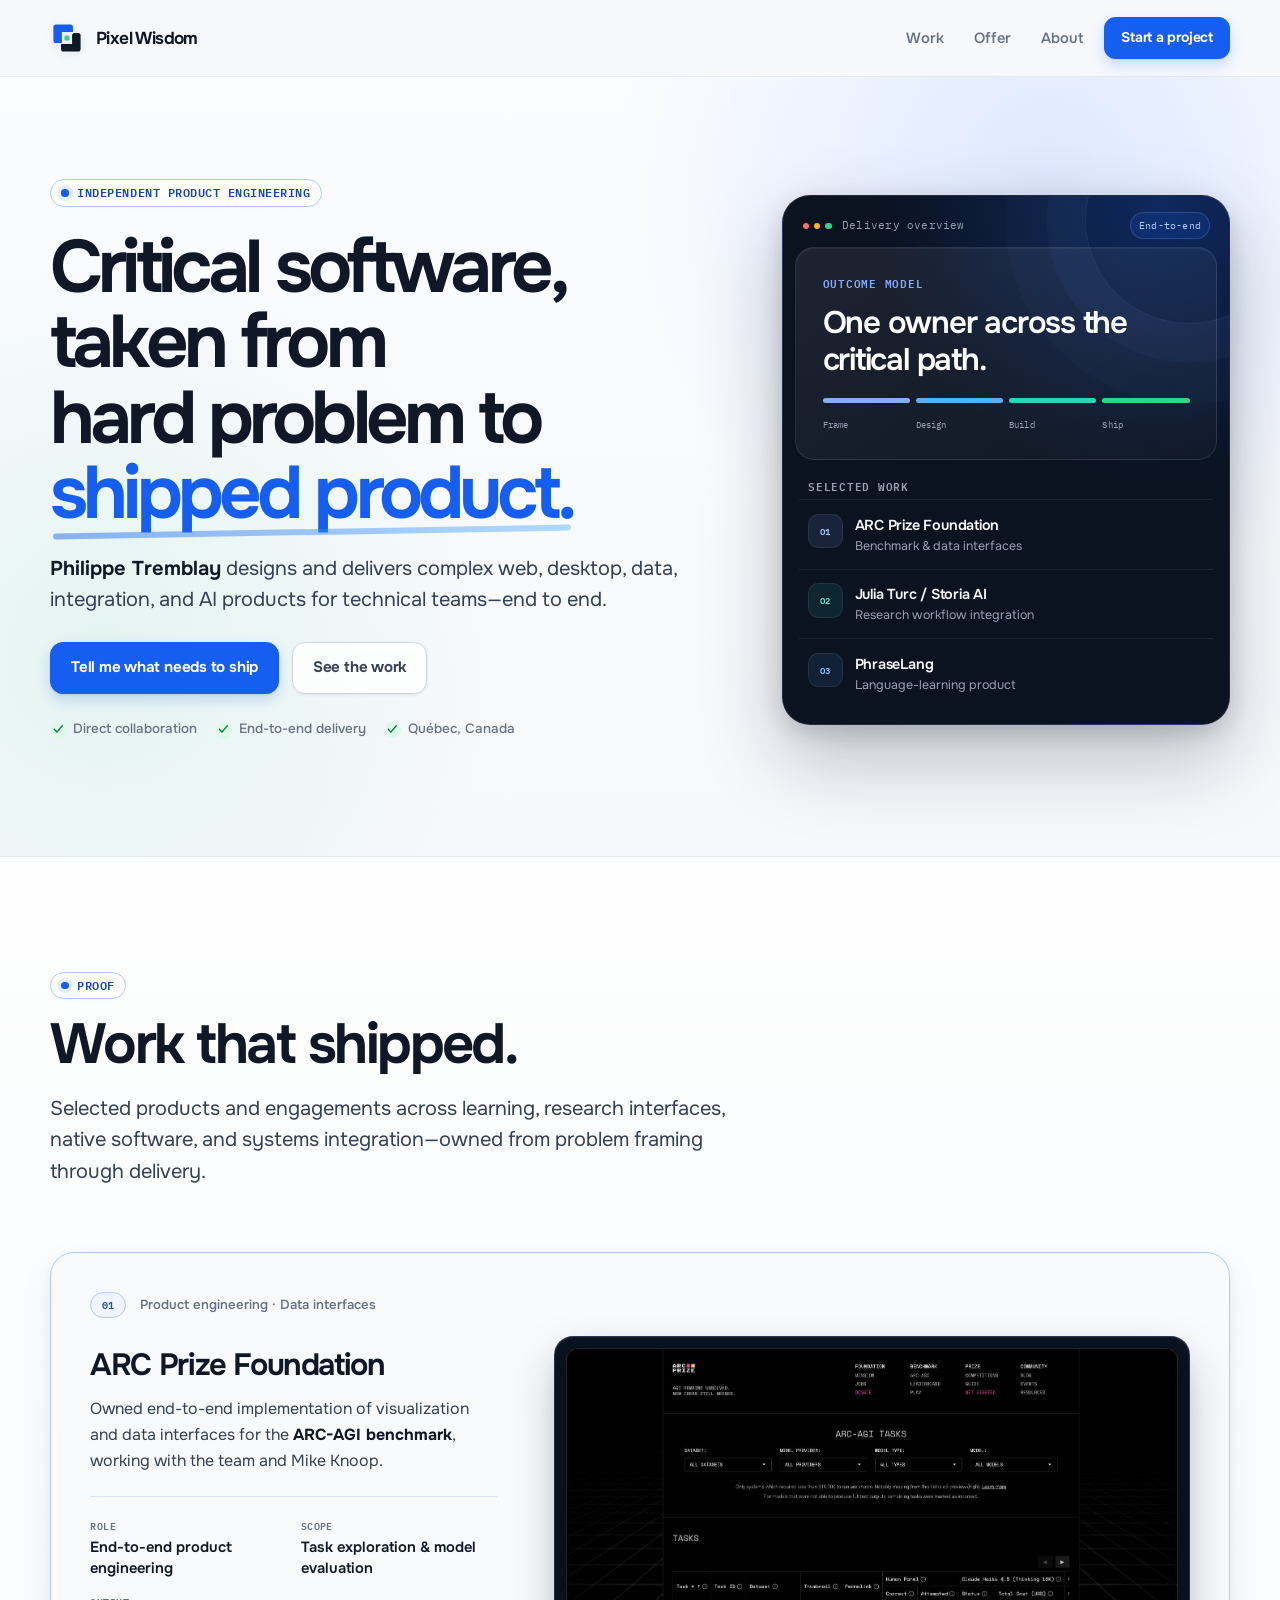
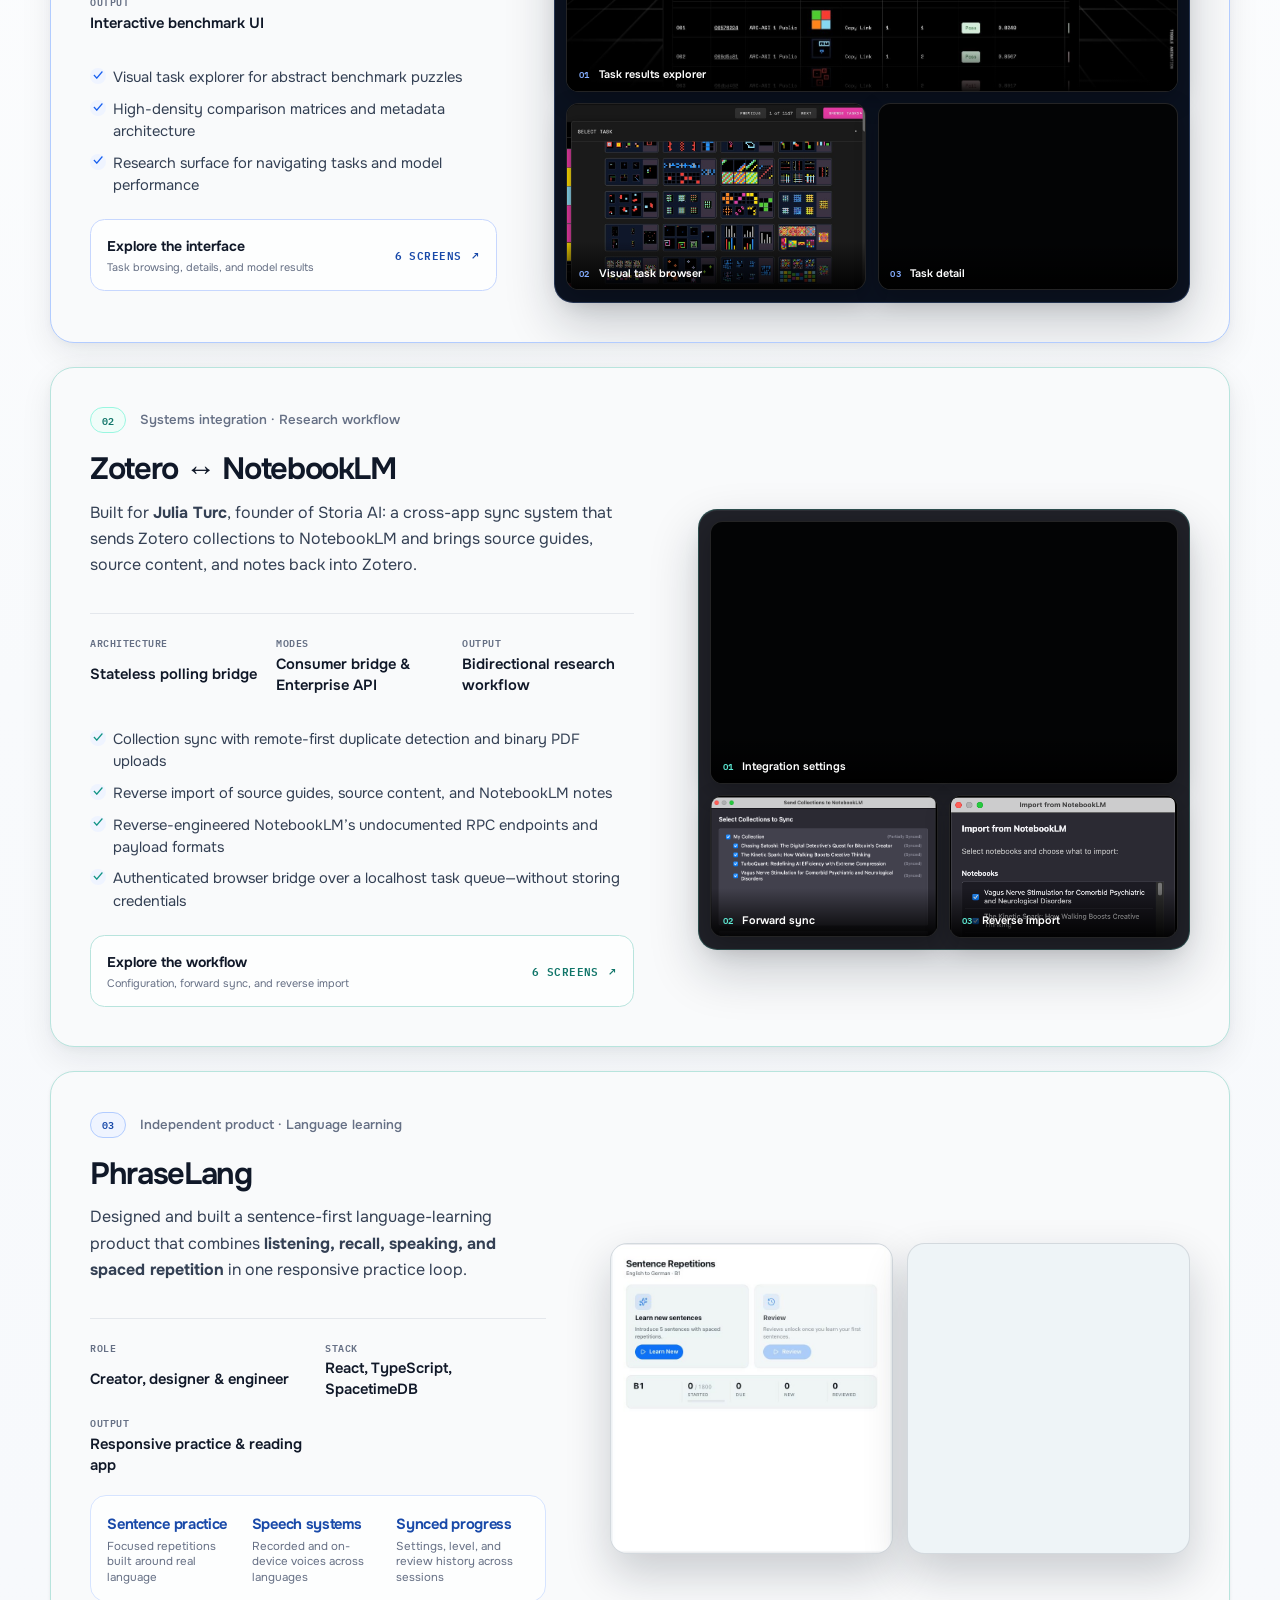
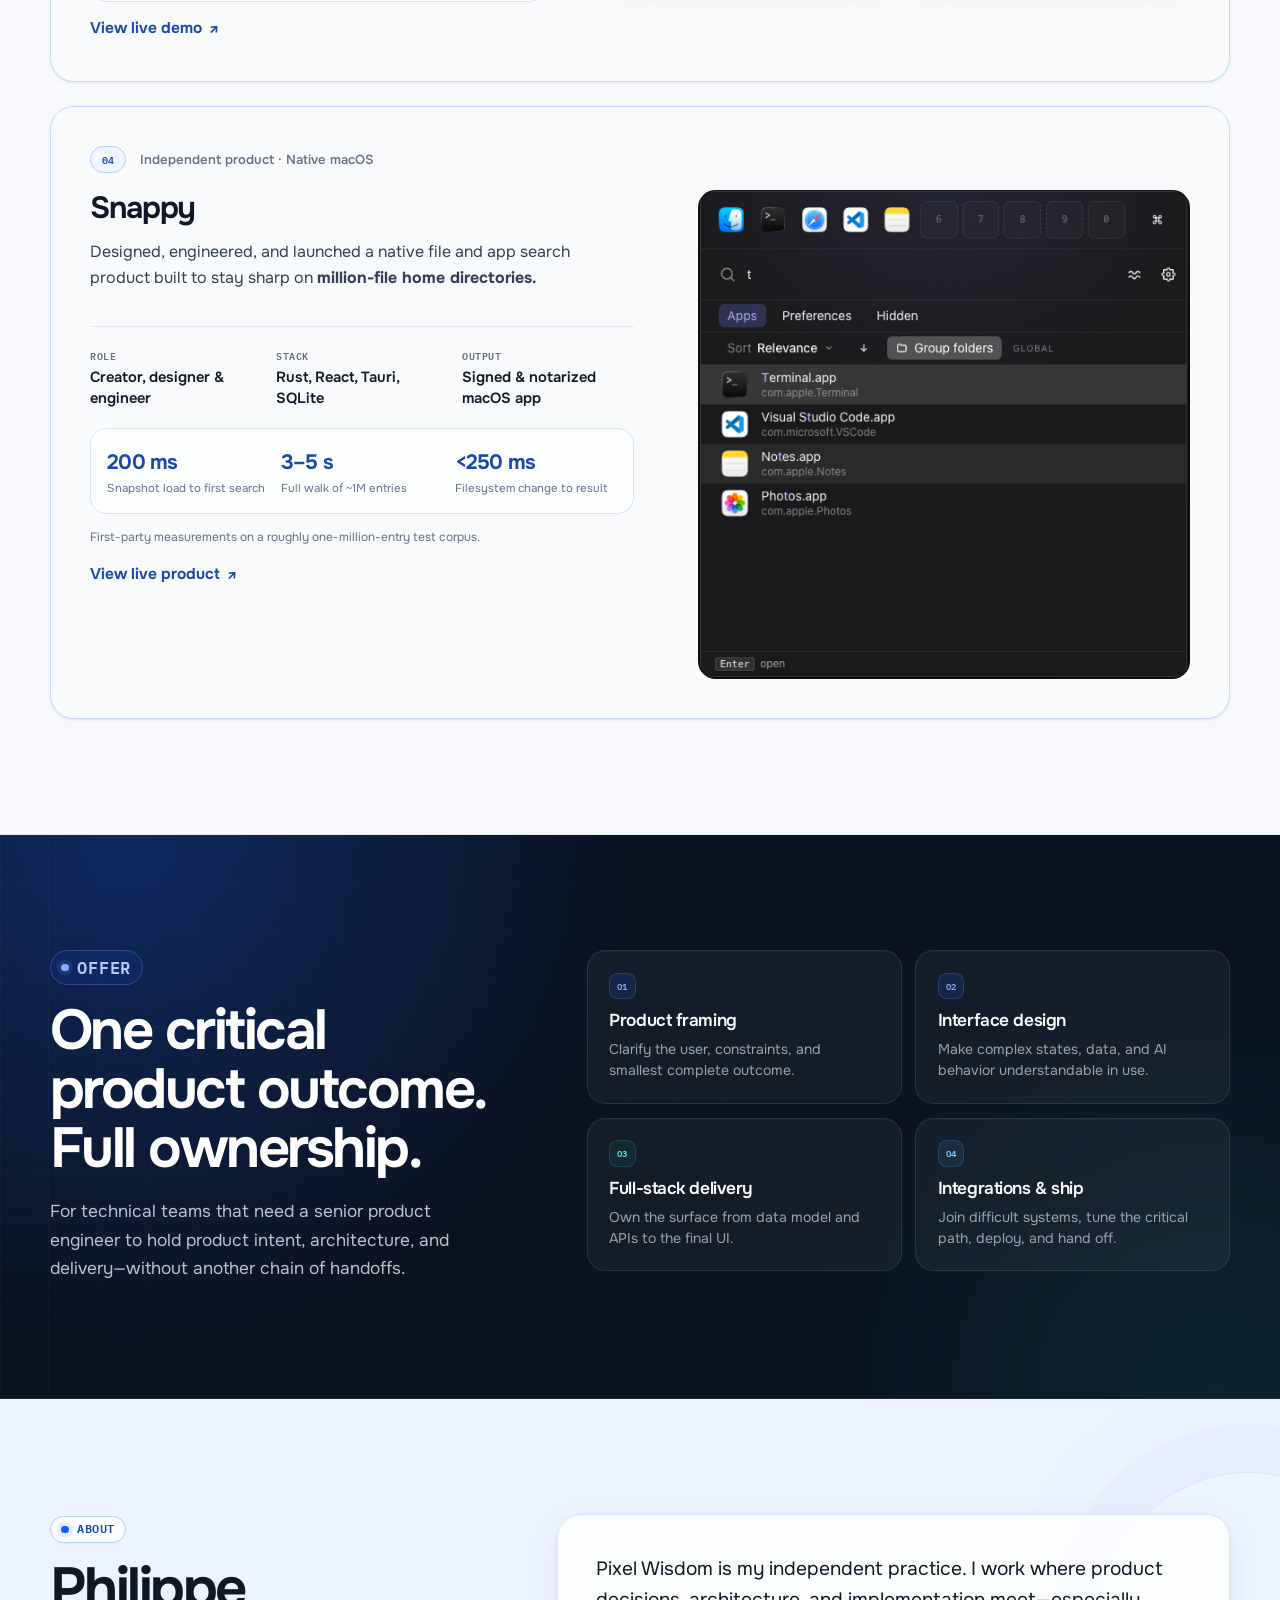
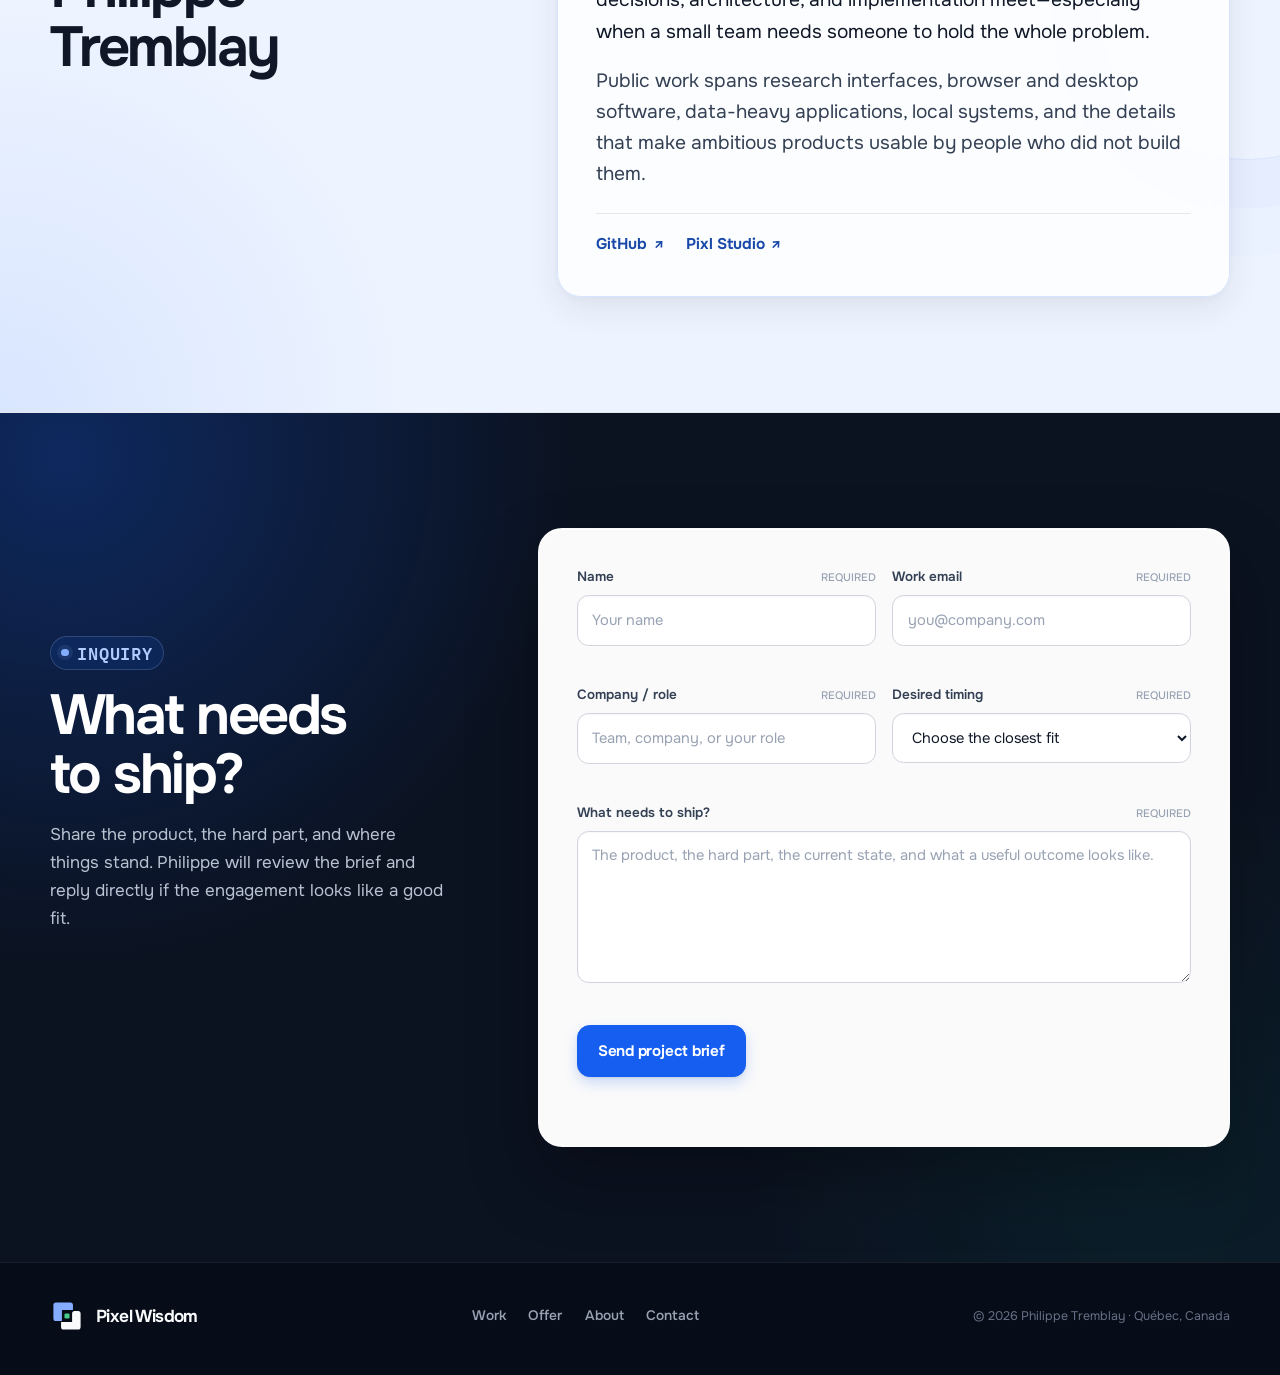
<file: index.html>
<!doctype html>
<html lang="en">
  <head>
    <meta charset="UTF-8">
    <meta name="viewport" content="width=device-width, initial-scale=1.0">

    <title>Pixel Wisdom | Product Engineering for Critical Builds</title>
    <meta
      name="description"
      content="Philippe Tremblay designs and delivers critical web, desktop, data, integration, and AI products for technical teams—end to end."
    >
    <meta name="theme-color" content="#F6F8FC">
    <link rel="canonical" href="https://pixelwisdom.ca/">
    <link rel="icon" href="./favicon.svg?v=20260716j" type="image/svg+xml">

    <meta property="og:type" content="website">
    <meta property="og:site_name" content="Pixel Wisdom">
    <meta property="og:title" content="Pixel Wisdom | Product Engineering for Critical Builds">
    <meta
      property="og:description"
      content="Critical software, taken from hard problem to shipped product. An independent product-engineering practice led by Philippe Tremblay."
    >
    <meta property="og:url" content="https://pixelwisdom.ca/">
    <meta property="og:image" content="https://pixelwisdom.ca/og-image.png">
    <meta property="og:image:secure_url" content="https://pixelwisdom.ca/og-image.png">
    <meta property="og:image:type" content="image/png">
    <meta property="og:image:width" content="1200">
    <meta property="og:image:height" content="630">
    <meta
      property="og:image:alt"
      content="Pixel Wisdom — critical software, taken from hard problem to shipped product."
    >

    <meta name="twitter:card" content="summary_large_image">
    <meta name="twitter:title" content="Pixel Wisdom | Product Engineering for Critical Builds">
    <meta
      name="twitter:description"
      content="Critical software, taken from hard problem to shipped product."
    >
    <meta name="twitter:image" content="https://pixelwisdom.ca/og-image.png">
    <meta
      name="twitter:image:alt"
      content="Pixel Wisdom — critical software, taken from hard problem to shipped product."
    >

    <link rel="preconnect" href="https://fonts.googleapis.com">
    <link rel="preconnect" href="https://fonts.gstatic.com" crossorigin>
    <link
      href="https://fonts.googleapis.com/css2?family=IBM+Plex+Mono:wght@400;500;600&amp;family=Onest:wght@400;500;600;700&amp;display=swap"
      rel="stylesheet"
    >
    <link rel="stylesheet" href="./assets/site.css?v=20260804b">

    <script>
      document.documentElement.classList.add("js");
    </script>
    <script src="./assets/site.js?v=20260727k" defer></script>

    <script type="application/ld+json">
      {
        "@context": "https://schema.org",
        "@type": "ProfessionalService",
        "name": "Pixel Wisdom",
        "url": "https://pixelwisdom.ca/",
        "description": "Independent product engineering for technical teams with critical software to ship.",
        "founder": {
          "@type": "Person",
          "name": "Philippe Tremblay",
          "url": "https://github.com/philtrem",
          "sameAs": [
            "https://github.com/philtrem"
          ]
        },
        "serviceType": [
          "Product engineering",
          "Full-stack software development",
          "Data and AI interfaces",
          "Systems integration"
        ]
      }
    </script>
  </head>

  <body>
    <a class="skip-link" href="#main-content">Skip to main content</a>

    <header class="site-header" data-site-header>
      <div class="container nav-row">
        <a class="brand" href="#top" aria-label="Pixel Wisdom — home">
          <img
            class="brand-mark"
            src="./assets/brand/pixel-wisdom-mark.svg?v=20260716j"
            width="80"
            height="80"
            alt=""
          >
          <span class="brand-name">Pixel Wisdom</span>
        </a>

        <nav class="desktop-nav" aria-label="Primary navigation">
          <a href="#work">Work</a>
          <a href="#offer">Offer</a>
          <a href="#about">About</a>
        </nav>

        <a class="button button--compact nav-action" href="#contact">Start a project</a>

        <button
          class="mobile-menu-toggle"
          type="button"
          aria-expanded="false"
          aria-controls="mobile-menu"
          data-menu-toggle
        >
          <span class="visually-hidden">Open navigation</span>
          <span class="mobile-menu-toggle__lines" aria-hidden="true"></span>
        </button>
      </div>

      <nav
        class="mobile-panel"
        id="mobile-menu"
        aria-label="Mobile navigation"
        aria-hidden="true"
        inert
        data-mobile-menu
      >
        <a href="#work">Work</a>
        <a href="#offer">Offer</a>
        <a href="#about">About</a>
        <a href="#contact">Start a project</a>
      </nav>
    </header>

    <main id="main-content">
      <section class="hero" id="top" aria-labelledby="hero-title">
        <div class="container hero-grid">
          <div class="hero-copy">
            <p class="eyebrow" data-load style="--delay: 40ms">
              Independent product engineering
            </p>
            <h1 id="hero-title" data-load style="--delay: 100ms">
              Critical software, taken from hard problem to
              <span class="hero-title__accent">shipped product.</span>
            </h1>
            <p class="hero-lede" data-load style="--delay: 180ms">
              <strong>Philippe Tremblay</strong> designs and delivers complex web, desktop,
              data, integration, and AI products for technical teams—end to end.
            </p>
            <div class="hero-actions" data-load style="--delay: 240ms">
              <a class="button" href="#contact">Tell me what needs to ship</a>
              <a class="button button--ghost" href="#work">See the work</a>
            </div>
            <ul class="hero-meta" data-load style="--delay: 280ms" aria-label="Engagement qualities">
              <li>Direct collaboration</li>
              <li>End-to-end delivery</li>
              <li>Québec, Canada</li>
            </ul>
          </div>

          <aside class="hero-proof" aria-label="Selected clients and products" data-load style="--delay: 300ms">
            <div class="hero-proof__chrome">
              <div class="window-dots" aria-hidden="true">
                <span></span><span></span><span></span>
              </div>
              <span>Delivery overview</span>
              <span class="hero-proof__badge">End-to-end</span>
            </div>
            <div class="hero-proof__summary">
              <p>Outcome model</p>
              <strong>One owner across the critical path.</strong>
              <div class="delivery-track" aria-hidden="true">
                <span></span><span></span><span></span><span></span>
              </div>
              <ol class="delivery-steps" aria-label="Delivery stages">
                <li>Frame</li>
                <li>Design</li>
                <li>Build</li>
                <li>Ship</li>
              </ol>
            </div>
            <p class="hero-proof__label">Selected work</p>
            <ul class="hero-proof__list">
              <li>
                <strong>ARC Prize Foundation</strong>
                <span>Benchmark &amp; data interfaces</span>
              </li>
              <li>
                <strong>Julia Turc / Storia AI</strong>
                <span>Research workflow integration</span>
              </li>
              <li>
                <strong>PhraseLang</strong>
                <span>Language-learning product</span>
              </li>
            </ul>
          </aside>
        </div>
      </section>

      <section class="section work" id="work" aria-labelledby="work-title">
        <div class="container">
          <div class="section-head" data-reveal>
            <p class="eyebrow">Proof</p>
            <h2 id="work-title">Work that shipped.</h2>
            <p class="section-lede">
              Selected products and engagements across learning, research interfaces,
              native software, and systems integration—owned from problem framing through delivery.
            </p>
          </div>

          <div class="project-list">
            <article class="project-card project-card--arc project-card--featured" data-reveal>
              <div class="project-card__meta">
                <span class="project-card__index">01</span>
                <span class="project-card__type">Product engineering · Data interfaces</span>
              </div>
              <div class="project-card__split project-card__split--arc">
                <div class="project-card__body">
                  <h3>ARC Prize Foundation</h3>
                  <p>
                    Owned end-to-end implementation of visualization and data interfaces for the
                    <strong>ARC-AGI benchmark</strong>, working with the team and Mike Knoop.
                  </p>
                  <dl class="fact-row">
                    <div>
                      <dt>Role</dt>
                      <dd>End-to-end product engineering</dd>
                    </div>
                    <div>
                      <dt>Scope</dt>
                      <dd>Task exploration &amp; model evaluation</dd>
                    </div>
                    <div>
                      <dt>Output</dt>
                      <dd>Interactive benchmark UI</dd>
                    </div>
                  </dl>
                  <ul class="bullet-proof">
                    <li>Visual task explorer for abstract benchmark puzzles</li>
                    <li>High-density comparison matrices and metadata architecture</li>
                    <li>Research surface for navigating tasks and model performance</li>
                  </ul>
                  <button
                    class="arc-gallery-cta"
                    type="button"
                    data-gallery-open="arc"
                    data-gallery-index="0"
                    aria-haspopup="dialog"
                  >
                    <span>
                      <strong>Explore the interface</strong>
                      <small>Task browsing, details, and model results</small>
                    </span>
                    <span class="arc-gallery-cta__count">6 screens <span aria-hidden="true">↗</span></span>
                  </button>
                </div>

                <div class="arc-showcase" aria-label="Selected ARC Prize interface screens">
                  <button
                    class="arc-showcase__shot arc-showcase__shot--hero"
                    type="button"
                    data-gallery-open="arc"
                    data-gallery-index="0"
                    aria-label="Open ARC Prize gallery at the task results explorer"
                  >
                    <img
                      src="./assets/projects/arc-prize/task-results-explorer.jpg"
                      width="1505"
                      height="844"
                      loading="lazy"
                      decoding="async"
                      alt="ARC-AGI task results explorer with dataset and model filters above a dense evaluation table"
                    >
                    <span class="arc-showcase__label">
                      <small>01</small>
                      Task results explorer
                    </span>
                  </button>
                  <div class="arc-showcase__rail">
                    <button
                      class="arc-showcase__shot"
                      type="button"
                      data-gallery-open="arc"
                      data-gallery-index="1"
                      aria-label="Open ARC Prize gallery at the visual task browser"
                    >
                      <img
                        src="./assets/projects/arc-prize/task-browser.jpg"
                        width="907"
                        height="744"
                        loading="lazy"
                        decoding="async"
                        alt="ARC-AGI visual task browser showing a grid of colorful abstract reasoning puzzles"
                      >
                      <span class="arc-showcase__label">
                        <small>02</small>
                        Visual task browser
                      </span>
                    </button>
                    <button
                      class="arc-showcase__shot"
                      type="button"
                      data-gallery-open="arc"
                      data-gallery-index="2"
                      aria-label="Open ARC Prize gallery at the task detail interface"
                    >
                      <img
                        src="./assets/projects/arc-prize/task-detail.jpg"
                        width="1503"
                        height="848"
                        loading="lazy"
                        decoding="async"
                        alt="ARC-AGI task detail interface with dataset metadata, color mapping, and test item analysis"
                      >
                      <span class="arc-showcase__label">
                        <small>03</small>
                        Task detail
                      </span>
                    </button>
                  </div>
                </div>
              </div>
            </article>

            <article class="project-card project-card--zotero project-card--featured" data-reveal>
              <div class="project-card__meta">
                <span class="project-card__index">02</span>
                <span class="project-card__type">Systems integration · Research workflow</span>
              </div>
              <div class="project-card__split project-card__split--zotero">
                <div class="project-card__body">
                  <h3>Zotero ↔ NotebookLM</h3>
                  <p>
                    Built for <strong>Julia Turc</strong>, founder of Storia AI: a cross-app sync
                    system that sends Zotero collections to NotebookLM and brings source guides,
                    source content, and notes back into Zotero.
                  </p>
                  <dl class="fact-row">
                    <div>
                      <dt>Architecture</dt>
                      <dd>Stateless polling bridge</dd>
                    </div>
                    <div>
                      <dt>Modes</dt>
                      <dd>Consumer bridge &amp; Enterprise API</dd>
                    </div>
                    <div>
                      <dt>Output</dt>
                      <dd>Bidirectional research workflow</dd>
                    </div>
                  </dl>
                  <ul class="bullet-proof">
                    <li>Collection sync with remote-first duplicate detection and binary PDF uploads</li>
                    <li>Reverse import of source guides, source content, and NotebookLM notes</li>
                    <li>Reverse-engineered NotebookLM’s undocumented RPC endpoints and payload formats</li>
                    <li>Authenticated browser bridge over a localhost task queue—without storing credentials</li>
                  </ul>
                  <button
                    class="arc-gallery-cta arc-gallery-cta--zotero"
                    type="button"
                    data-gallery-open="zotero"
                    data-gallery-index="0"
                    aria-haspopup="dialog"
                  >
                    <span>
                      <strong>Explore the workflow</strong>
                      <small>Configuration, forward sync, and reverse import</small>
                    </span>
                    <span class="arc-gallery-cta__count">6 screens <span aria-hidden="true">↗</span></span>
                  </button>
                </div>

                <div
                  class="arc-showcase zotero-showcase"
                  aria-label="Selected Zotero NotebookLM workflow screens"
                >
                  <button
                    class="arc-showcase__shot arc-showcase__shot--hero"
                    type="button"
                    data-gallery-open="zotero"
                    data-gallery-index="0"
                    aria-label="Open Zotero NotebookLM gallery at the integration settings"
                  >
                    <img
                      src="./assets/projects/zotero-notebooklm/settings.png"
                      width="803"
                      height="631"
                      loading="lazy"
                      decoding="async"
                      alt="Zotero NotebookLM settings showing automatic consumer bridge setup and sync options"
                    >
                    <span class="arc-showcase__label">
                      <small>01</small>
                      Integration settings
                    </span>
                  </button>
                  <div class="arc-showcase__rail">
                    <button
                      class="arc-showcase__shot"
                      type="button"
                      data-gallery-open="zotero"
                      data-gallery-index="1"
                      aria-label="Open Zotero NotebookLM gallery at the collection sync dialog"
                    >
                      <img
                        src="./assets/projects/zotero-notebooklm/send-collections.png"
                        width="605"
                        height="534"
                        loading="lazy"
                        decoding="async"
                        alt="Zotero dialog for selecting collections and subcollections to sync to NotebookLM"
                      >
                      <span class="arc-showcase__label">
                        <small>02</small>
                        Forward sync
                      </span>
                    </button>
                    <button
                      class="arc-showcase__shot"
                      type="button"
                      data-gallery-open="zotero"
                      data-gallery-index="2"
                      aria-label="Open Zotero NotebookLM gallery at the notebook import dialog"
                    >
                      <img
                        src="./assets/projects/zotero-notebooklm/import-notebooks.png"
                        width="426"
                        height="587"
                        loading="lazy"
                        decoding="async"
                        alt="Zotero dialog for importing selected NotebookLM notebooks, source content, and notes"
                      >
                      <span class="arc-showcase__label">
                        <small>03</small>
                        Reverse import
                      </span>
                    </button>
                  </div>
                </div>
              </div>
            </article>

            <article class="project-card project-card--featured project-card--phraselang" data-reveal>
              <div class="project-card__meta">
                <span class="project-card__index">03</span>
                <span class="project-card__type">Independent product · Language learning</span>
              </div>
              <div class="project-card__split">
                <div class="project-card__body">
                  <h3>PhraseLang</h3>
                  <p>
                    Designed and built a sentence-first language-learning product that combines
                    <strong>listening, recall, speaking, and spaced repetition</strong> in one
                    responsive practice loop.
                  </p>
                  <dl class="fact-row">
                    <div>
                      <dt>Role</dt>
                      <dd>Creator, designer &amp; engineer</dd>
                    </div>
                    <div>
                      <dt>Stack</dt>
                      <dd>React, TypeScript, SpacetimeDB</dd>
                    </div>
                    <div>
                      <dt>Output</dt>
                      <dd>Responsive practice &amp; reading app</dd>
                    </div>
                  </dl>
                  <div class="metric-strip metric-strip--features" aria-label="PhraseLang product capabilities">
                    <div>
                      <strong>Sentence practice</strong>
                      <span>Focused repetitions built around real language</span>
                    </div>
                    <div>
                      <strong>Speech systems</strong>
                      <span>Recorded and on-device voices across languages</span>
                    </div>
                    <div>
                      <strong>Synced progress</strong>
                      <span>Settings, level, and review history across sessions</span>
                    </div>
                  </div>
                  <a class="text-link" href="https://phraselang.com/demo" target="_blank" rel="noopener">
                    View live demo
                  </a>
                </div>
                <div class="project-card__gallery" aria-label="PhraseLang product screens">
                  <figure class="project-card__media project-card__media--phraselang">
                    <img
                      src="./assets/projects/phraselang-app.jpg?v=20260727c"
                      width="724"
                      height="796"
                      loading="lazy"
                      decoding="async"
                      alt="PhraseLang signed-in practice dashboard with new-sentence and review sessions"
                    >
                  </figure>
                  <figure class="project-card__media project-card__media--phraselang-session">
                    <img
                      src="./assets/projects/phraselang-session.jpg?v=20260727c"
                      width="724"
                      height="796"
                      loading="lazy"
                      decoding="async"
                      alt="PhraseLang active English-to-German sentence repetition session"
                    >
                  </figure>
                </div>
              </div>
            </article>

            <article class="project-card project-card--featured project-card--snappy" data-reveal>
              <div class="project-card__meta">
                <span class="project-card__index">04</span>
                <span class="project-card__type">Independent product · Native macOS</span>
              </div>
              <div class="project-card__split">
                <div class="project-card__body">
                  <h3>Snappy</h3>
                  <p>
                    Designed, engineered, and launched a native file and app search product built
                    to stay sharp on <strong>million-file home directories.</strong>
                  </p>
                  <dl class="fact-row">
                    <div>
                      <dt>Role</dt>
                      <dd>Creator, designer &amp; engineer</dd>
                    </div>
                    <div>
                      <dt>Stack</dt>
                      <dd>Rust, React, Tauri, SQLite</dd>
                    </div>
                    <div>
                      <dt>Output</dt>
                      <dd>Signed &amp; notarized macOS app</dd>
                    </div>
                  </dl>
                  <div class="metric-strip" aria-label="Snappy first-party performance measurements">
                    <div>
                      <strong>200&nbsp;ms</strong>
                      <span>Snapshot load to first search</span>
                    </div>
                    <div>
                      <strong>3–5&nbsp;s</strong>
                      <span>Full walk of ~1M entries</span>
                    </div>
                    <div>
                      <strong>&lt;250&nbsp;ms</strong>
                      <span>Filesystem change to result</span>
                    </div>
                  </div>
                  <p class="metric-note">
                    First-party measurements on a roughly one-million-entry test corpus.
                  </p>
                  <a class="text-link" href="https://pixlstudio.dev/snappy/" target="_blank" rel="noopener">
                    View live product
                  </a>
                </div>
                <figure class="project-card__media project-card__media--snappy">
                  <a href="https://pixlstudio.dev/snappy/" target="_blank" rel="noopener">
                    <img
                      class="snappy-preview"
                      src="./assets/projects/snappy.png"
                      width="547"
                      height="543"
                      loading="lazy"
                      decoding="async"
                      alt="Snappy macOS app search interface showing Terminal, Visual Studio Code, Notes, and Photos"
                    >
                  </a>
                </figure>
              </div>
            </article>
          </div>
        </div>
      </section>

      <section class="section offer" id="offer" aria-labelledby="offer-title">
        <div class="container offer-grid">
          <div class="offer-copy" data-reveal>
            <p class="eyebrow">Offer</p>
            <h2 id="offer-title">One critical product outcome. Full ownership.</h2>
            <p>
              For technical teams that need a senior product engineer to hold product intent,
              architecture, and delivery—without another chain of handoffs.
            </p>
          </div>
          <ul class="offer-list" data-reveal>
            <li>
              <strong>Product framing</strong>
              <span>Clarify the user, constraints, and smallest complete outcome.</span>
            </li>
            <li>
              <strong>Interface design</strong>
              <span>Make complex states, data, and AI behavior understandable in use.</span>
            </li>
            <li>
              <strong>Full-stack delivery</strong>
              <span>Own the surface from data model and APIs to the final UI.</span>
            </li>
            <li>
              <strong>Integrations &amp; ship</strong>
              <span>Join difficult systems, tune the critical path, deploy, and hand off.</span>
            </li>
          </ul>
        </div>
      </section>

      <section class="section about" id="about" aria-labelledby="about-title">
        <div class="container about-grid">
          <div data-reveal>
            <p class="eyebrow">About</p>
            <h2 id="about-title">Philippe Tremblay</h2>
          </div>
          <div class="about-body" data-reveal>
            <p>
              Pixel Wisdom is my independent practice. I work where product decisions,
              architecture, and implementation meet—especially when a small team needs someone
              to hold the whole problem.
            </p>
            <p>
              Public work spans research interfaces, browser and desktop software, data-heavy
              applications, local systems, and the details that make ambitious products usable
              by people who did not build them.
            </p>
            <div class="about-links">
              <a class="text-link" href="https://github.com/philtrem" target="_blank" rel="me noopener">GitHub</a>
              <a class="text-link" href="https://pixlstudio.dev/" target="_blank" rel="noopener">Pixl Studio</a>
            </div>
          </div>
        </div>
      </section>

      <section class="section contact" id="contact" aria-labelledby="contact-title">
        <div class="container contact-grid">
          <div class="contact-copy" data-reveal>
            <p class="eyebrow">Inquiry</p>
            <h2 id="contact-title">What needs to ship?</h2>
            <p>
              Share the product, the hard part, and where things stand. Philippe will review
              the brief and reply directly if the engagement looks like a good fit.
            </p>
          </div>

          <form
            class="contact-form"
            action="/api/forms/submit"
            method="post"
            novalidate
            data-contact-form
            data-reveal
          >
            <noscript>
              <p class="form-noscript">
                This secure inquiry form needs JavaScript. Enable JavaScript, reload the page,
                and the form will be ready to send.
              </p>
            </noscript>
            <input type="hidden" name="form" value="pixelwisdom-project-inquiry">
            <input type="hidden" name="page" value="https://pixelwisdom.ca/">
            <input type="hidden" name="subject" value="New project inquiry">
            <input type="hidden" name="elapsed_ms" value="" data-form-elapsed>

            <div class="visually-hidden honeypot-fields" aria-hidden="true" inert>
              <label for="_gotcha">Leave this field empty</label>
              <input type="text" id="_gotcha" name="_gotcha" tabindex="-1" autocomplete="off">
              <label for="fax_number">Leave this field empty</label>
              <input type="text" id="fax_number" name="fax_number" tabindex="-1" autocomplete="off">
              <label for="company_website">Leave this field empty</label>
              <input type="text" id="company_website" name="company_website" tabindex="-1" autocomplete="off">
              <label for="website_url">Leave this field empty</label>
              <input type="url" id="website_url" name="website_url" tabindex="-1" autocomplete="off">
            </div>

            <div class="form-grid">
              <div class="form-field">
                <label for="name">Name <span>Required</span></label>
                <input
                  id="name"
                  name="name"
                  type="text"
                  autocomplete="name"
                  placeholder="Your name"
                  required
                  aria-describedby="name-error"
                >
                <p class="field-error" id="name-error" data-error-for="name"></p>
              </div>

              <div class="form-field">
                <label for="email">Work email <span>Required</span></label>
                <input
                  id="email"
                  name="email"
                  type="email"
                  autocomplete="email"
                  inputmode="email"
                  placeholder="you@company.com"
                  required
                  aria-describedby="email-error"
                >
                <p class="field-error" id="email-error" data-error-for="email"></p>
              </div>

              <div class="form-field">
                <label for="company">Company / role <span>Required</span></label>
                <input
                  id="company"
                  name="company"
                  type="text"
                  autocomplete="organization"
                  placeholder="Team, company, or your role"
                  required
                  aria-describedby="company-error"
                >
                <p class="field-error" id="company-error" data-error-for="company"></p>
              </div>

              <div class="form-field">
                <label for="timeline">Desired timing <span>Required</span></label>
                <select
                  id="timeline"
                  name="timeline"
                  required
                  aria-describedby="timeline-error"
                >
                  <option value="">Choose the closest fit</option>
                  <option value="Ready to start">Ready to start</option>
                  <option value="Within 1–3 months">Within 1–3 months</option>
                  <option value="3+ months">3+ months</option>
                  <option value="Still exploring">Still exploring</option>
                </select>
                <p class="field-error" id="timeline-error" data-error-for="timeline"></p>
              </div>

              <div class="form-field form-field--full">
                <label for="message">What needs to ship? <span>Required</span></label>
                <textarea
                  id="message"
                  name="message"
                  placeholder="The product, the hard part, the current state, and what a useful outcome looks like."
                  required
                  aria-describedby="message-hint message-error"
                ></textarea>
                <p class="visually-hidden" id="message-hint">
                  Describe the product, technical challenge, current state, and desired outcome.
                </p>
                <p class="field-error" id="message-error" data-error-for="message"></p>
              </div>

              <div class="form-field form-field--full form-footer">
                <button class="button submit-button" type="submit">Send project brief</button>
                <p class="form-status" data-form-status aria-live="polite" role="status"></p>
              </div>
            </div>
          </form>
        </div>
      </section>
    </main>

    <footer class="site-footer">
      <div class="container footer-row">
        <a class="brand" href="#top" aria-label="Pixel Wisdom — back to top">
          <img
            class="brand-mark"
            src="./assets/brand/pixel-wisdom-mark-inverse.svg?v=20260716j"
            width="80"
            height="80"
            alt=""
          >
          <span class="brand-name">Pixel Wisdom</span>
        </a>

        <nav class="footer-links" aria-label="Footer navigation">
          <a href="#work">Work</a>
          <a href="#offer">Offer</a>
          <a href="#about">About</a>
          <a href="#contact">Contact</a>
        </nav>

        <p class="footer-meta">© 2026 Philippe Tremblay · Québec, Canada</p>
      </div>
    </footer>

    <dialog
      class="arc-dialog"
      aria-labelledby="arc-gallery-title"
      aria-describedby="arc-gallery-caption"
      data-gallery-dialog
      data-gallery-id="arc"
    >
      <div class="arc-dialog__shell">
        <header class="arc-dialog__header">
          <div>
            <p class="arc-dialog__eyebrow">Selected interface work</p>
            <h2 id="arc-gallery-title">ARC Prize Foundation</h2>
          </div>
          <button class="arc-dialog__close" type="button" data-gallery-close>
            Close <span aria-hidden="true">×</span>
          </button>
        </header>

        <div class="arc-dialog__stage">
          <button
            class="arc-dialog__arrow arc-dialog__arrow--previous"
            type="button"
            data-gallery-previous
            aria-label="Show previous screenshot"
          >
            <span aria-hidden="true">←</span>
          </button>

          <figure class="arc-dialog__figure">
            <div class="arc-dialog__image-frame">
              <img
                src="./assets/projects/arc-prize/task-results-explorer.jpg"
                width="1505"
                height="844"
                alt="ARC-AGI task results explorer with dataset and model filters above a dense evaluation table"
                data-gallery-image
              >
            </div>
            <figcaption class="arc-dialog__caption" id="arc-gallery-caption">
              <span class="arc-dialog__position" data-gallery-position aria-live="polite">01 / 06</span>
              <span class="arc-dialog__caption-copy">
                <strong data-gallery-title>Task results explorer</strong>
                <span data-gallery-description>
                  A filterable research surface for inspecting task-level model evaluations.
                </span>
              </span>
            </figcaption>
          </figure>

          <button
            class="arc-dialog__arrow arc-dialog__arrow--next"
            type="button"
            data-gallery-next
            aria-label="Show next screenshot"
          >
            <span aria-hidden="true">→</span>
          </button>
        </div>

        <div class="arc-dialog__thumbs" aria-label="Choose an ARC Prize screenshot">
          <button
            class="arc-dialog__thumb"
            type="button"
            data-gallery-slide
            data-src="./assets/projects/arc-prize/task-results-explorer.jpg"
            data-alt="ARC-AGI task results explorer with dataset and model filters above a dense evaluation table"
            data-title="Task results explorer"
            data-description="A filterable research surface for inspecting task-level model evaluations."
            aria-label="Show screenshot 1: Task results explorer"
            aria-current="true"
          >
            <span>01</span>
            <img
              src="./assets/projects/arc-prize/task-results-explorer.jpg"
              width="1505"
              height="844"
              loading="lazy"
              decoding="async"
              alt=""
            >
          </button>
          <button
            class="arc-dialog__thumb"
            type="button"
            data-gallery-slide
            data-src="./assets/projects/arc-prize/task-browser.jpg"
            data-alt="ARC-AGI visual task browser showing a grid of colorful abstract reasoning puzzles"
            data-title="Visual task browser"
            data-description="A fast visual index for moving through more than a thousand abstract reasoning tasks."
            aria-label="Show screenshot 2: Visual task browser"
          >
            <span>02</span>
            <img
              src="./assets/projects/arc-prize/task-browser.jpg"
              width="907"
              height="744"
              loading="lazy"
              decoding="async"
              alt=""
            >
          </button>
          <button
            class="arc-dialog__thumb"
            type="button"
            data-gallery-slide
            data-src="./assets/projects/arc-prize/task-detail.jpg"
            data-alt="ARC-AGI task detail interface with dataset metadata, color mapping, and test item analysis"
            data-title="Task detail"
            data-description="Task metadata, train mappings, and test analysis organized into one inspectable view."
            aria-label="Show screenshot 3: Task detail"
          >
            <span>03</span>
            <img
              src="./assets/projects/arc-prize/task-detail.jpg"
              width="1503"
              height="848"
              loading="lazy"
              decoding="async"
              alt=""
            >
          </button>
          <button
            class="arc-dialog__thumb"
            type="button"
            data-gallery-slide
            data-src="./assets/projects/arc-prize/model-performance.jpg"
            data-alt="ARC-AGI model performance table comparing providers, model configurations, pass status, and cost"
            data-title="Model performance matrix"
            data-description="A dense comparison of providers, model variants, pass status, and evaluation cost."
            aria-label="Show screenshot 4: Model performance matrix"
          >
            <span>04</span>
            <img
              src="./assets/projects/arc-prize/model-performance.jpg"
              width="1505"
              height="847"
              loading="lazy"
              decoding="async"
              alt=""
            >
          </button>
          <button
            class="arc-dialog__thumb"
            type="button"
            data-gallery-slide
            data-src="./assets/projects/arc-prize/evaluation-results.jpg"
            data-alt="ARC-AGI evaluation results table with puzzle thumbnails, pass and fail states, cost, and pagination"
            data-title="Evaluation results"
            data-description="Task-by-task outcomes, attempt counts, costs, and pagination built for high-density review."
            aria-label="Show screenshot 5: Evaluation results"
          >
            <span>05</span>
            <img
              src="./assets/projects/arc-prize/evaluation-results.jpg"
              width="1502"
              height="850"
              loading="lazy"
              decoding="async"
              alt=""
            >
          </button>
          <button
            class="arc-dialog__thumb"
            type="button"
            data-gallery-slide
            data-src="./assets/projects/arc-prize/test-item.jpg"
            data-alt="ARC-AGI test item analysis showing grid size, colors, background, fill ratio, and output reveal control"
            data-title="Test item analysis"
            data-description="Compact computed metadata and a deliberate output-reveal interaction for individual tests."
            aria-label="Show screenshot 6: Test item analysis"
          >
            <span>06</span>
            <img
              src="./assets/projects/arc-prize/test-item.jpg"
              width="1503"
              height="847"
              loading="lazy"
              decoding="async"
              alt=""
            >
          </button>
        </div>
      </div>
    </dialog>

    <dialog
      class="arc-dialog arc-dialog--zotero"
      aria-labelledby="zotero-gallery-title"
      aria-describedby="zotero-gallery-caption"
      data-gallery-dialog
      data-gallery-id="zotero"
    >
      <div class="arc-dialog__shell">
        <header class="arc-dialog__header">
          <div>
            <p class="arc-dialog__eyebrow">Selected workflow</p>
            <h2 id="zotero-gallery-title">Zotero ↔ NotebookLM</h2>
          </div>
          <button class="arc-dialog__close" type="button" data-gallery-close>
            Close <span aria-hidden="true">×</span>
          </button>
        </header>

        <div class="arc-dialog__stage">
          <button
            class="arc-dialog__arrow arc-dialog__arrow--previous"
            type="button"
            data-gallery-previous
            aria-label="Show previous screenshot"
          >
            <span aria-hidden="true">←</span>
          </button>

          <figure class="arc-dialog__figure">
            <div class="arc-dialog__image-frame">
              <img
                src="./assets/projects/zotero-notebooklm/settings.png"
                width="803"
                height="631"
                alt="Zotero NotebookLM settings showing automatic consumer bridge setup and sync options"
                data-gallery-image
              >
            </div>
            <figcaption class="arc-dialog__caption" id="zotero-gallery-caption">
              <span class="arc-dialog__position" data-gallery-position aria-live="polite">01 / 06</span>
              <span class="arc-dialog__caption-copy">
                <strong data-gallery-title>Integration configuration</strong>
                <span data-gallery-description>
                  Consumer bridge setup, health checks, and sync behavior in one Zotero preferences surface.
                </span>
              </span>
            </figcaption>
          </figure>

          <button
            class="arc-dialog__arrow arc-dialog__arrow--next"
            type="button"
            data-gallery-next
            aria-label="Show next screenshot"
          >
            <span aria-hidden="true">→</span>
          </button>
        </div>

        <div class="arc-dialog__thumbs" aria-label="Choose a Zotero NotebookLM screenshot">
          <button
            class="arc-dialog__thumb"
            type="button"
            data-gallery-slide
            data-src="./assets/projects/zotero-notebooklm/settings.png"
            data-alt="Zotero NotebookLM settings showing automatic consumer bridge setup and sync options"
            data-title="Integration configuration"
            data-description="Consumer bridge setup, health checks, and sync behavior in one Zotero preferences surface."
            aria-label="Show screenshot 1: Integration configuration"
            aria-current="true"
          >
            <span>01</span>
            <img
              src="./assets/projects/zotero-notebooklm/settings.png"
              width="803"
              height="631"
              loading="lazy"
              decoding="async"
              alt=""
            >
          </button>
          <button
            class="arc-dialog__thumb"
            type="button"
            data-gallery-slide
            data-src="./assets/projects/zotero-notebooklm/send-collections.png"
            data-alt="Zotero dialog for selecting collections and subcollections to sync to NotebookLM"
            data-title="Collection sync"
            data-description="Select collections and subcollections, inspect sync state, and choose flat or hierarchical notebook output."
            aria-label="Show screenshot 2: Collection sync"
          >
            <span>02</span>
            <img
              src="./assets/projects/zotero-notebooklm/send-collections.png"
              width="605"
              height="534"
              loading="lazy"
              decoding="async"
              alt=""
            >
          </button>
          <button
            class="arc-dialog__thumb"
            type="button"
            data-gallery-slide
            data-src="./assets/projects/zotero-notebooklm/import-notebooks.png"
            data-alt="Zotero dialog for importing selected NotebookLM notebooks, source content, and notes"
            data-title="Reverse import"
            data-description="Select NotebookLM notebooks and bring source guides, original content, and notes back into Zotero."
            aria-label="Show screenshot 3: Reverse import"
          >
            <span>03</span>
            <img
              src="./assets/projects/zotero-notebooklm/import-notebooks.png"
              width="426"
              height="587"
              loading="lazy"
              decoding="async"
              alt=""
            >
          </button>
          <button
            class="arc-dialog__thumb"
            type="button"
            data-gallery-slide
            data-src="./assets/projects/zotero-notebooklm/browser-bridge.png"
            data-alt="Zotero NotebookLM Chrome extension popup confirming the authenticated browser bridge is ready"
            data-title="Authenticated browser bridge"
            data-description="A compact extension status surface confirms the active NotebookLM session before sync begins."
            aria-label="Show screenshot 4: Authenticated browser bridge"
          >
            <span>04</span>
            <img
              src="./assets/projects/zotero-notebooklm/browser-bridge.png"
              width="323"
              height="375"
              loading="lazy"
              decoding="async"
              alt=""
            >
          </button>
          <button
            class="arc-dialog__thumb"
            type="button"
            data-gallery-slide
            data-src="./assets/projects/zotero-notebooklm/sending-progress.png"
            data-alt="Zotero progress dialog while sending a collection and source to NotebookLM"
            data-title="Forward sync progress"
            data-description="Live notebook, source, skipped-item, and error counts make long-running uploads inspectable."
            aria-label="Show screenshot 5: Forward sync progress"
          >
            <span>05</span>
            <img
              src="./assets/projects/zotero-notebooklm/sending-progress.png"
              width="461"
              height="238"
              loading="lazy"
              decoding="async"
              alt=""
            >
          </button>
          <button
            class="arc-dialog__thumb"
            type="button"
            data-gallery-slide
            data-src="./assets/projects/zotero-notebooklm/importing-progress.png"
            data-alt="Zotero progress dialog while importing notebook sources from NotebookLM"
            data-title="Reverse import progress"
            data-description="Per-notebook source processing and outcome counts keep reverse sync transparent."
            aria-label="Show screenshot 6: Reverse import progress"
          >
            <span>06</span>
            <img
              src="./assets/projects/zotero-notebooklm/importing-progress.png"
              width="456"
              height="232"
              loading="lazy"
              decoding="async"
              alt=""
            >
          </button>
        </div>
      </div>
    </dialog>
  </body>
</html>
</file>
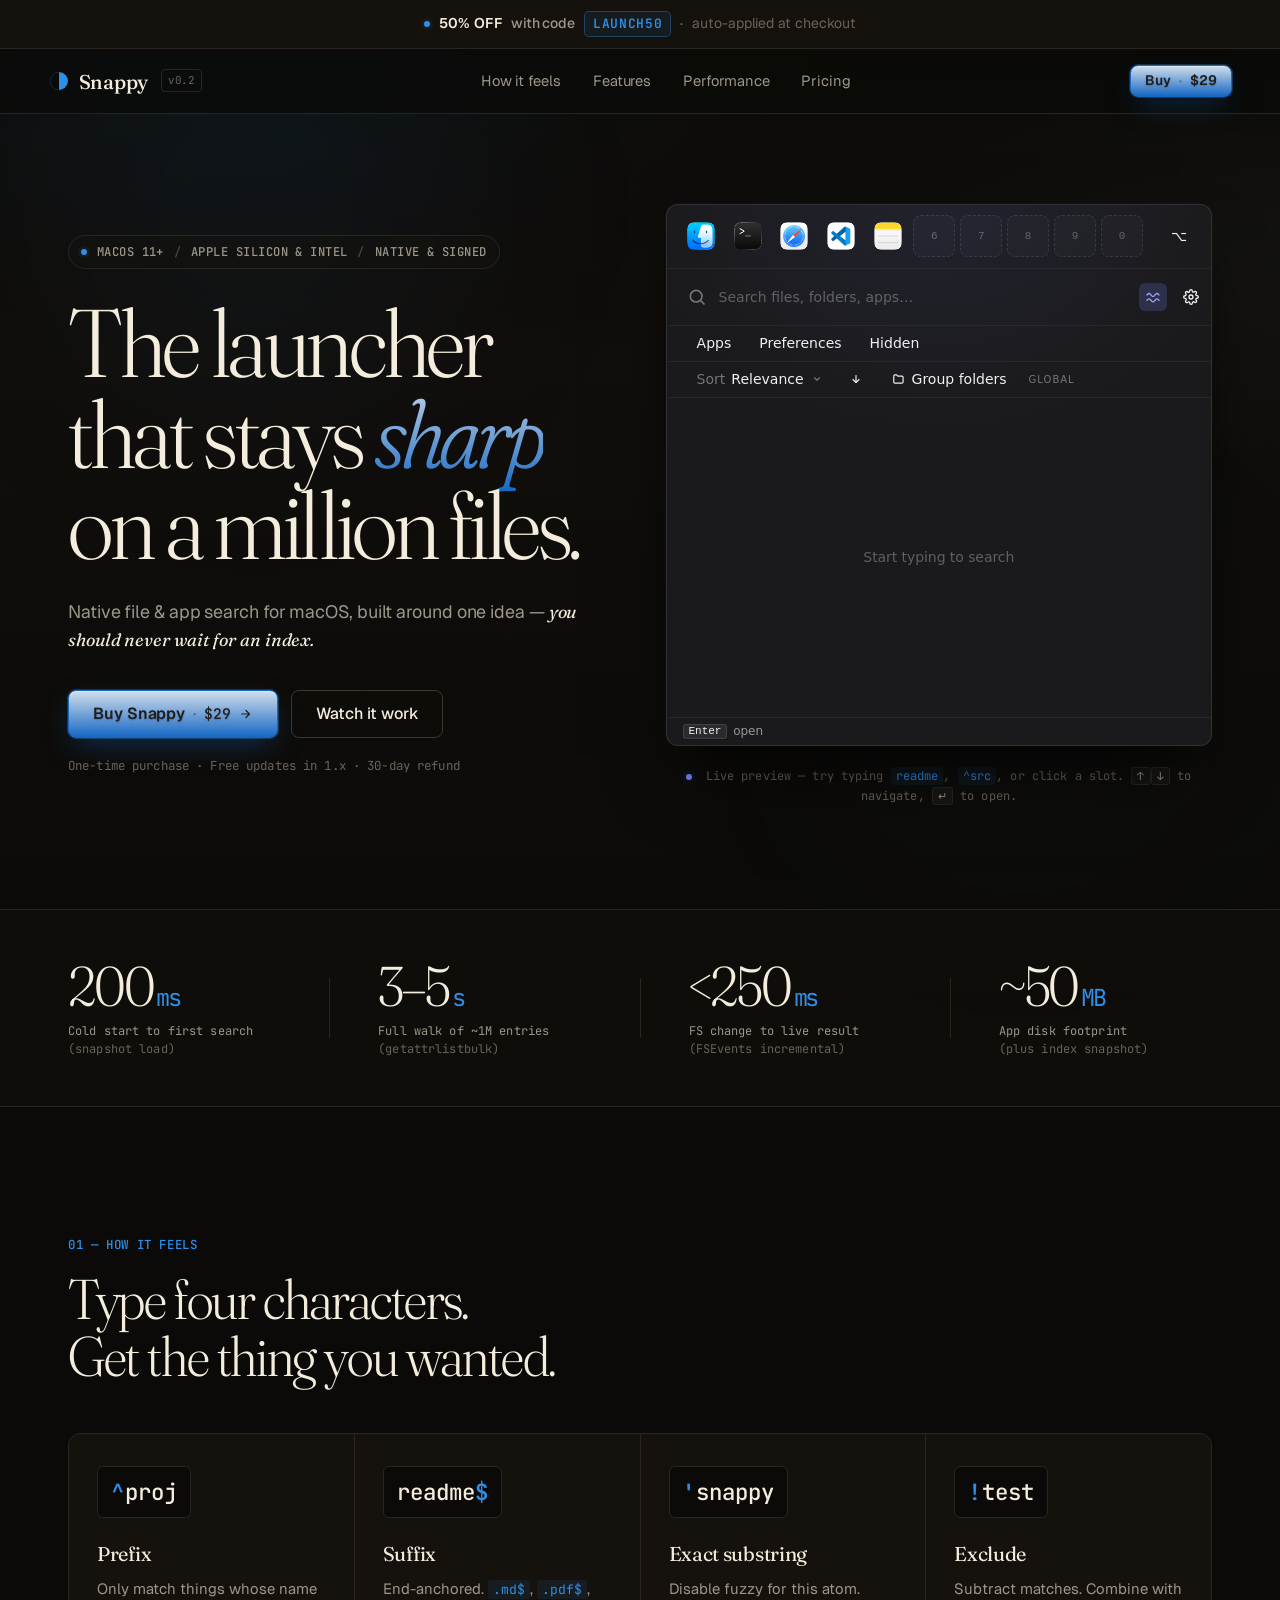
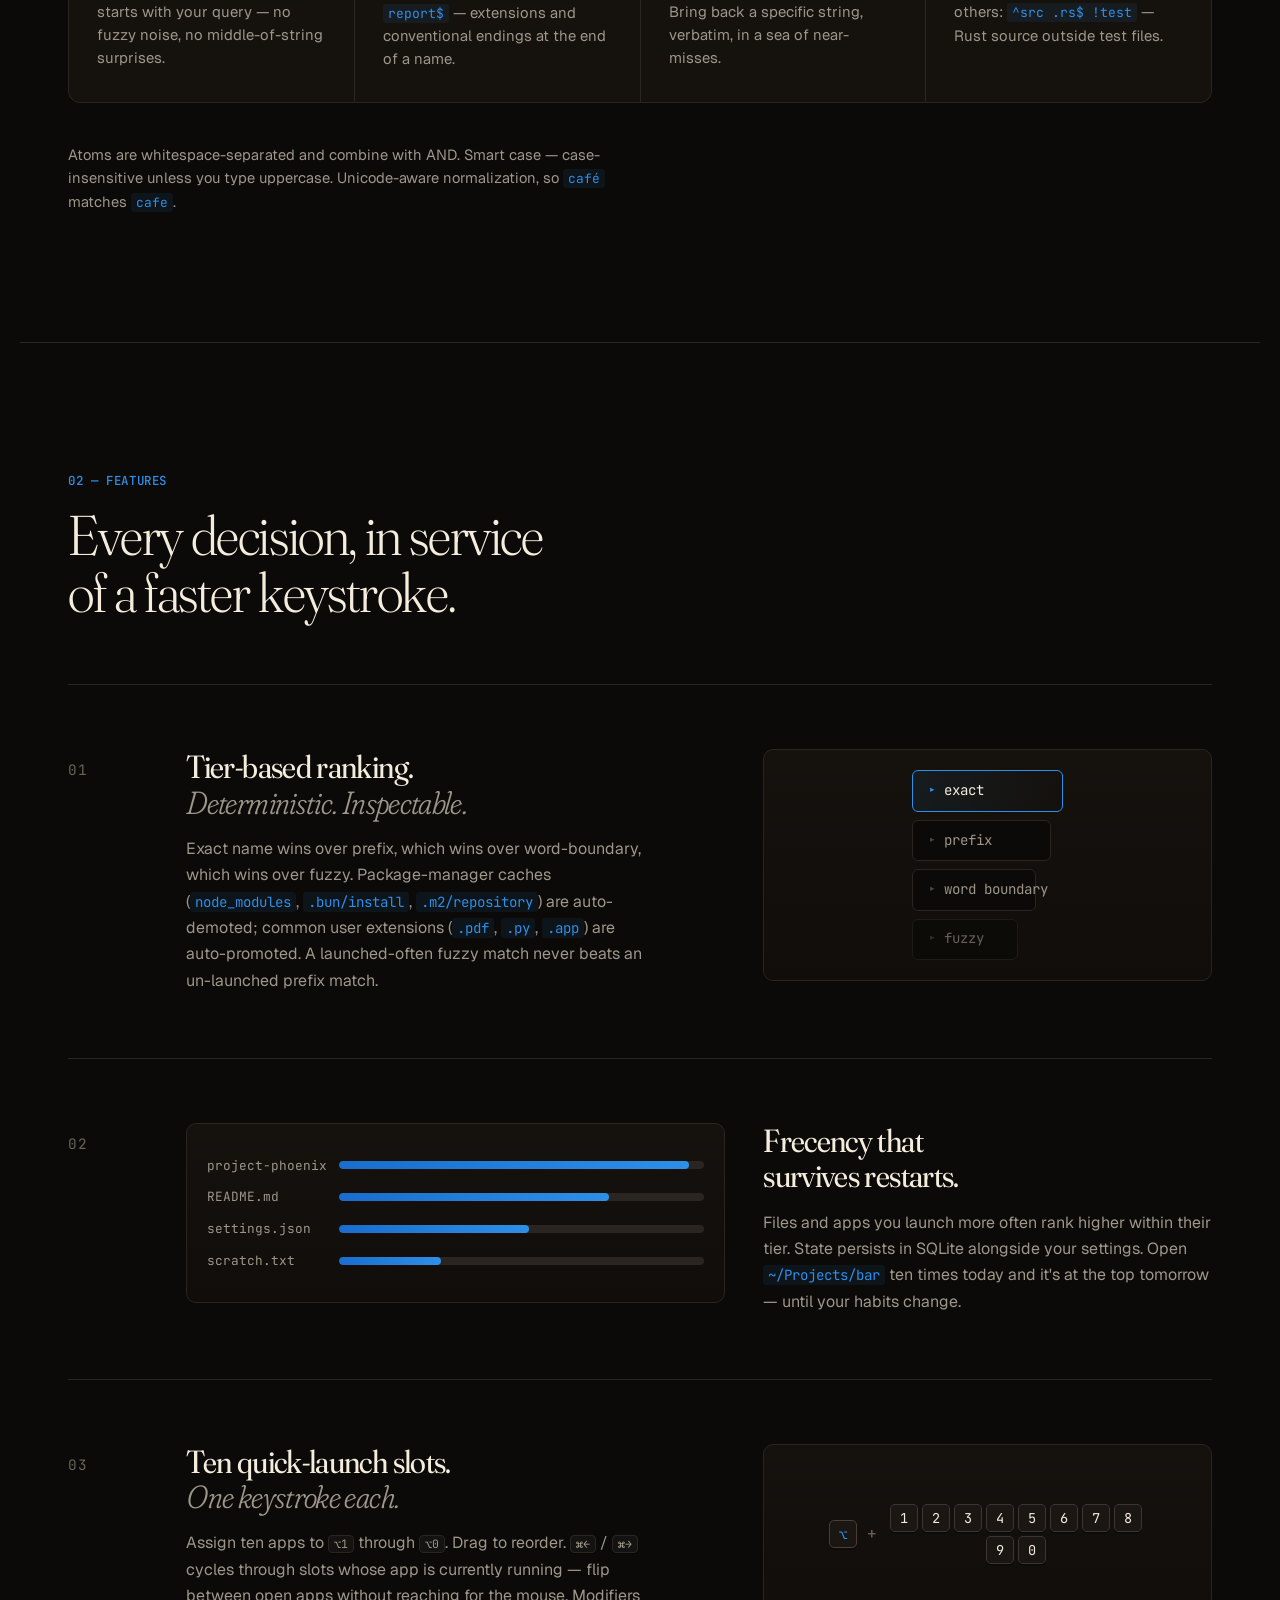
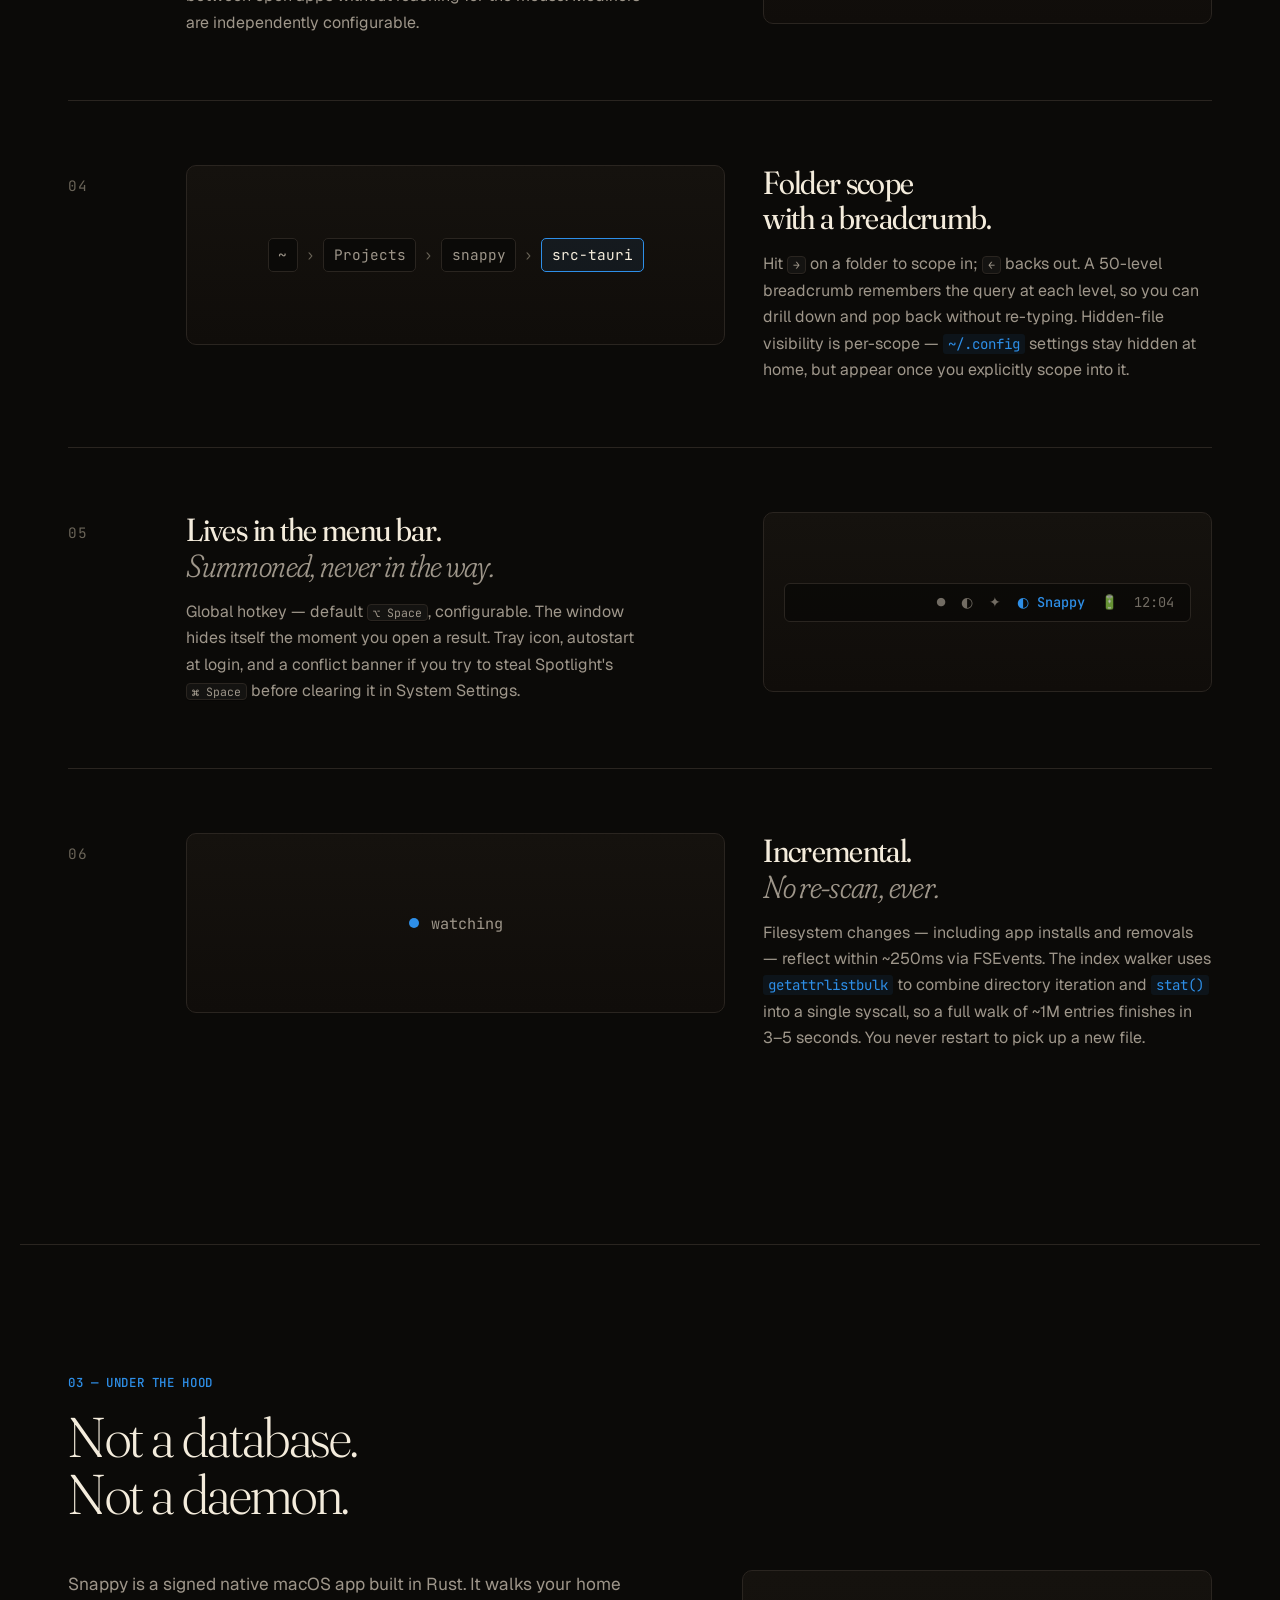
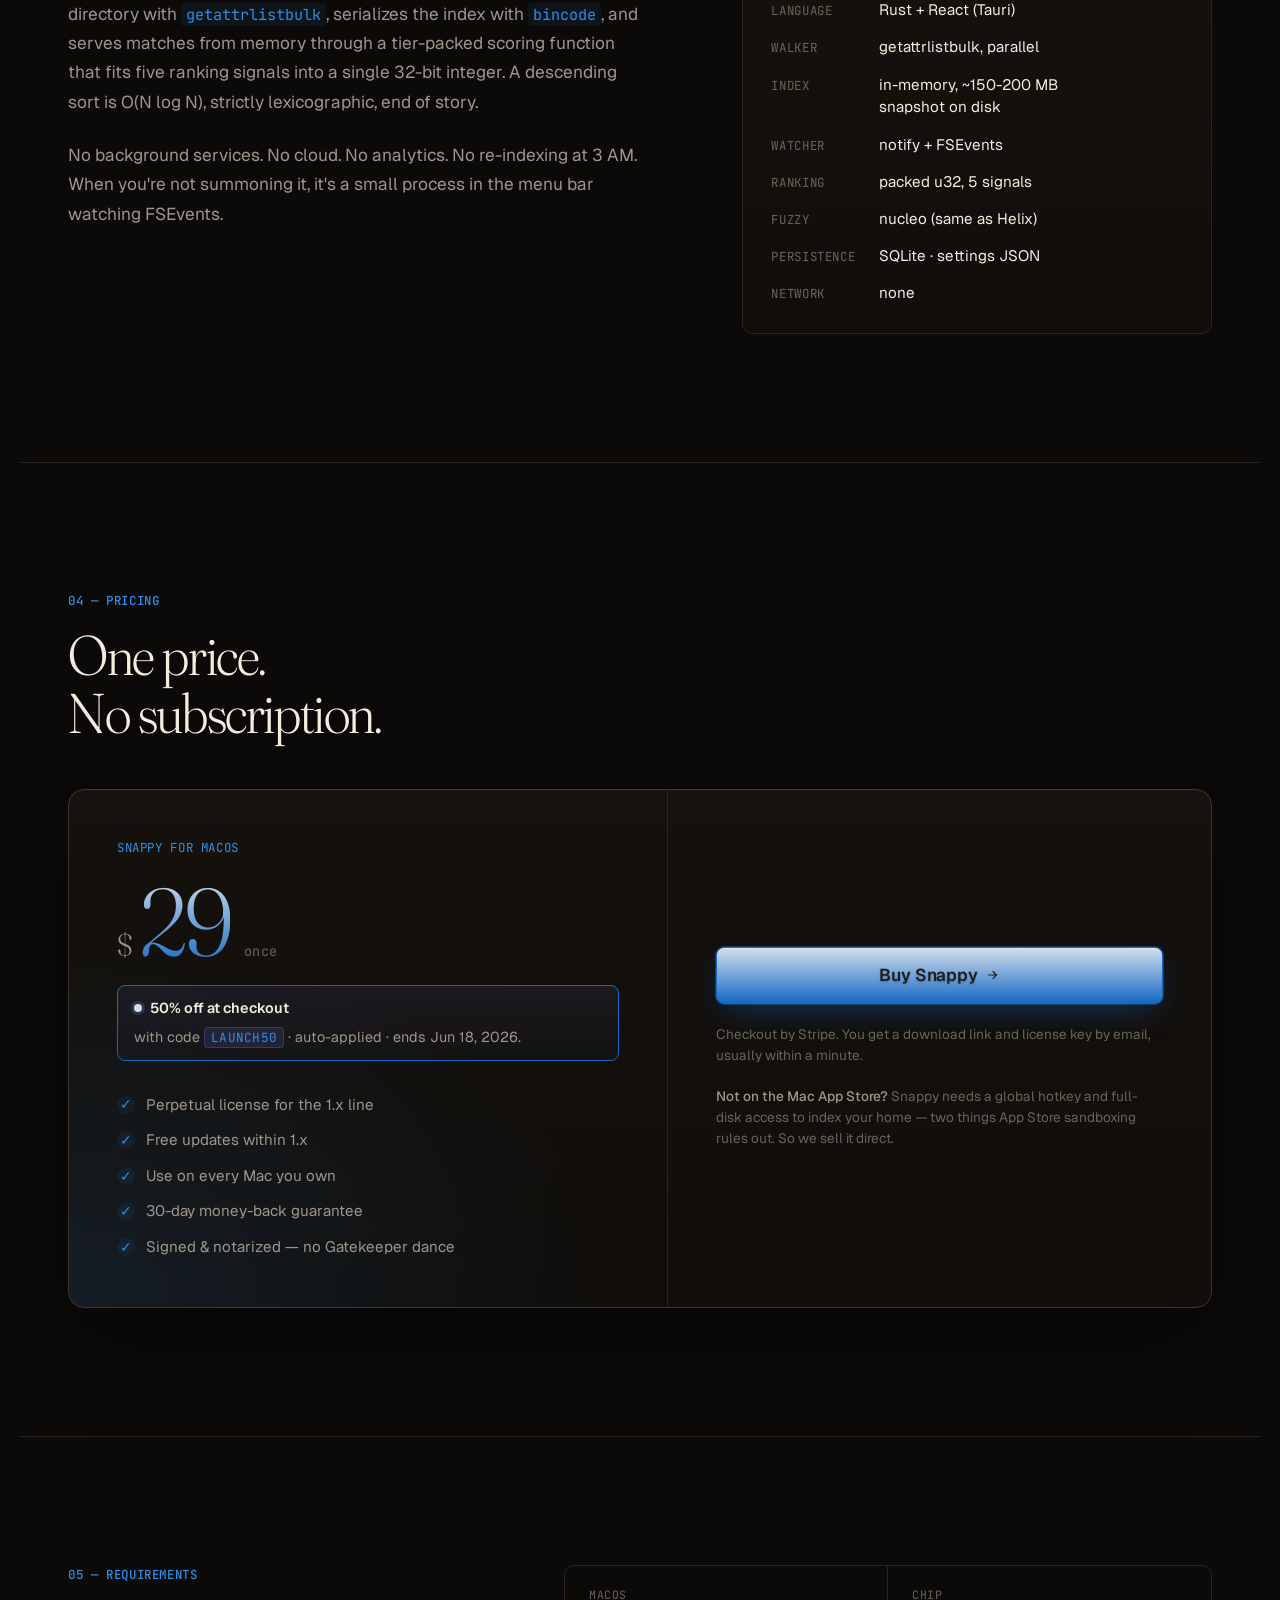
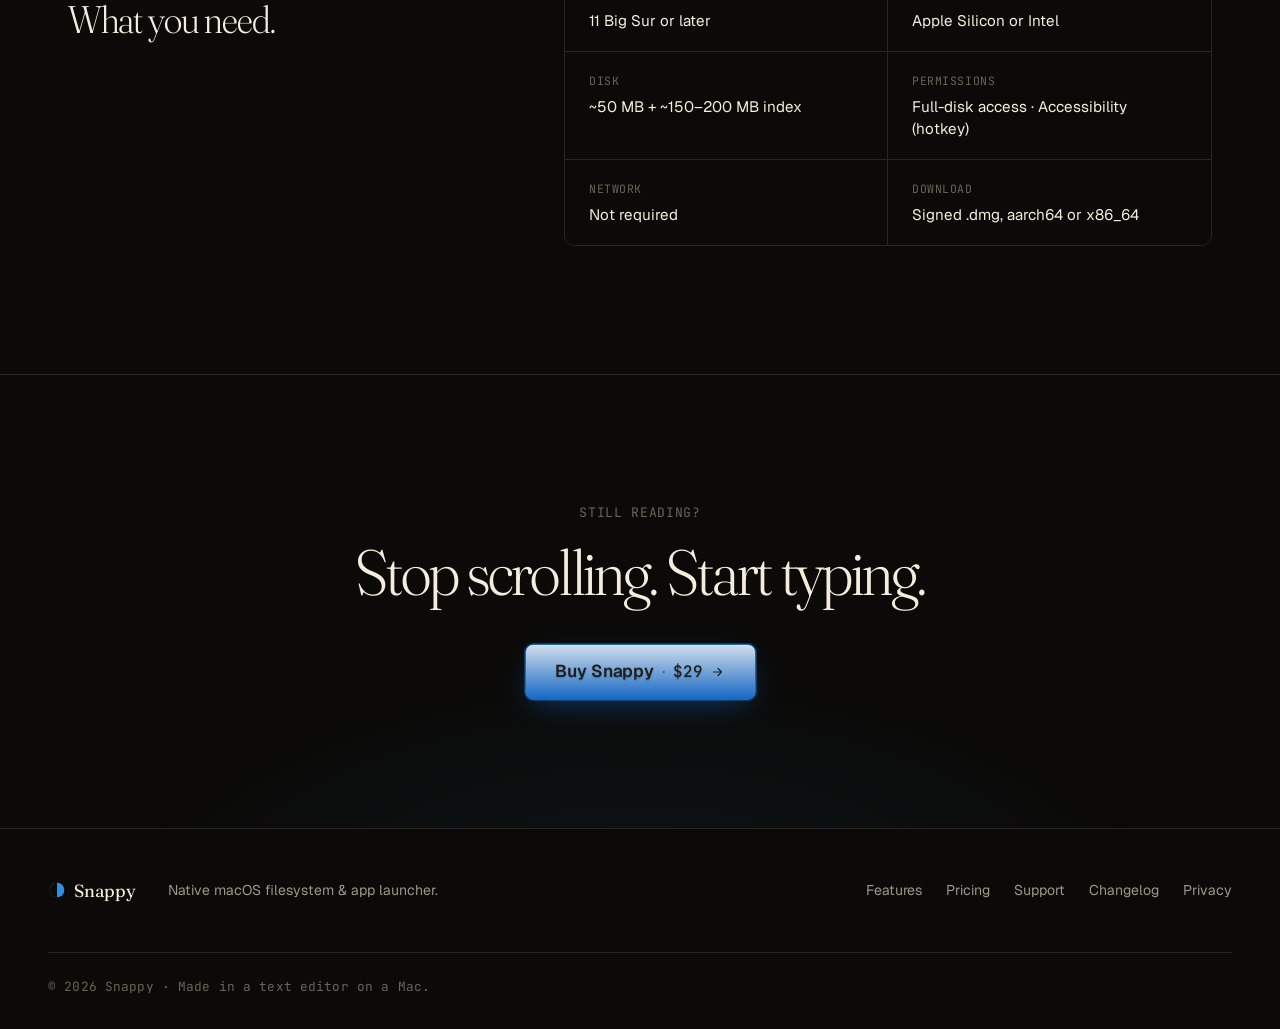
<file: launch-promo/index.html>
<!DOCTYPE html>
<html lang="en">
<head>
<meta charset="UTF-8" />
<meta name="viewport" content="width=device-width, initial-scale=1.0" />
<title>Snappy — Instant file &amp; app search for macOS</title>
<meta name="description" content="Native macOS filesystem and application launcher. Instant on million-file home directories. Built with Tauri." />
<meta property="og:title" content="Snappy — Instant file &amp; app search for macOS" />
<meta property="og:description" content="Native macOS filesystem and application launcher. Instant on million-file home directories." />
<link rel="icon" href="data:image/svg+xml;utf8,%3Csvg xmlns='http://www.w3.org/2000/svg' viewBox='0 0 64 64'%3E%3Ccircle cx='32' cy='32' r='26' fill='%232e8fe8'/%3E%3Cpath d='M32 6a26 26 0 1 0 0 52z' fill='%230c0c0e'/%3E%3C/svg%3E" />
<link rel="preconnect" href="https://fonts.googleapis.com" />
<link rel="preconnect" href="https://fonts.gstatic.com" crossorigin />
<link href="https://fonts.googleapis.com/css2?family=Fraunces:ital,opsz,wght,SOFT,WONK@0,9..144,300..900,0..100,0..1;1,9..144,300..900,0..100,0..1&family=Geist:wght@300..700&family=JetBrains+Mono:wght@400;500;600&display=swap" rel="stylesheet" />
<link rel="stylesheet" href="styles.css" />
</head>
<body>
<div class="grain" aria-hidden="true"></div>
<div class="glow glow-tl" aria-hidden="true"></div>
<div class="glow glow-br" aria-hidden="true"></div>

<div class="promo-banner" hidden>
  <span class="promo-banner-dot" aria-hidden="true"></span>
  <strong>50% OFF</strong>
  <span>with code</span>
  <code>LAUNCH50</code>
  <span class="promo-banner-sep" aria-hidden="true">·</span>
  <span class="promo-banner-aside">auto-applied at checkout</span>
</div>

<header class="nav">
  <a href="#top" class="logo" aria-label="Snappy home">
    <svg class="logo-mark" viewBox="0 0 32 32" aria-hidden="true">
      <circle cx="16" cy="16" r="13" fill="currentColor" />
      <path d="M16 3a13 13 0 1 0 0 26z" fill="var(--bg)" />
    </svg>
    <span class="logo-text">Snappy</span>
    <span class="logo-version">v0.2</span>
  </a>
  <nav class="nav-links" aria-label="Primary">
    <a href="#how">How it feels</a>
    <a href="#features">Features</a>
    <a href="#performance">Performance</a>
    <a href="#pricing">Pricing</a>
  </nav>
  <a href="https://buy.stripe.com/cNi14p1mAfZDdtW1yK4ow00" class="btn btn-primary btn-sm">
    <span>Buy</span><span class="btn-sep">·</span><span>$29</span>
  </a>
</header>

<main id="top">

<!-- ============ HERO ============ -->
<section class="hero">
  <div class="hero-copy">
    <p class="eyebrow">
      <span class="eyebrow-dot"></span>
      <span>macOS 11+</span>
      <span class="eyebrow-sep">/</span>
      <span>Apple Silicon &amp; Intel</span>
      <span class="eyebrow-sep">/</span>
      <span>Native &amp; signed</span>
    </p>
    <h1 class="display">
      The launcher<br />
      that stays <em>sharp</em><br />
      on <span class="nowrap">a million</span> files.
    </h1>
    <p class="lede">
      Native file &amp; app search for macOS, built around one idea —
      <span class="accent-text">you should never wait for an index.</span>
    </p>
    <div class="cta-row">
      <a href="https://buy.stripe.com/cNi14p1mAfZDdtW1yK4ow00" class="btn btn-primary btn-lg">
        <span>Buy Snappy</span>
        <span class="btn-sep">·</span>
        <span class="btn-price">$29</span>
        <svg class="btn-arrow" viewBox="0 0 16 16" aria-hidden="true"><path d="M3 8h9m0 0L8 4m4 4l-4 4" stroke="currentColor" stroke-width="1.4" fill="none" stroke-linecap="round" stroke-linejoin="round"/></svg>
      </a>
      <a href="#how" class="btn btn-ghost btn-lg">Watch it work</a>
    </div>
    <p class="cta-sub">
      One-time purchase · Free updates in 1.x · 30-day refund
    </p>
  </div>

  <!-- ============ LIVE APP PREVIEW — faithful replica ============ -->
  <div class="hero-demo">
    <div class="app-preview" id="appPreview">
      <div class="app-frame">
        <!-- Quick-launch row -->
        <div class="ql-row" role="toolbar" aria-label="Quick launch slots">
          <button class="ql-slot" data-slot="0" data-app="finder" type="button"></button>
          <button class="ql-slot" data-slot="1" data-app="terminal" type="button"></button>
          <button class="ql-slot" data-slot="2" data-app="safari" type="button"></button>
          <button class="ql-slot" data-slot="3" data-app="code" type="button"></button>
          <button class="ql-slot" data-slot="4" data-app="notes" type="button"></button>
          <button class="ql-slot ql-empty" data-slot="5" type="button"><span>6</span></button>
          <button class="ql-slot ql-empty" data-slot="6" type="button"><span>7</span></button>
          <button class="ql-slot ql-empty" data-slot="7" type="button"><span>8</span></button>
          <button class="ql-slot ql-empty" data-slot="8" type="button"><span>9</span></button>
          <button class="ql-slot ql-empty" data-slot="9" type="button"><span>0</span></button>
          <div class="ql-spacer"></div>
          <button class="ql-mod" type="button" aria-label="Modifier">⌥</button>
        </div>

        <!-- Search bar + gear -->
        <div class="sb-wrap">
          <div class="sb-row">
            <svg class="sb-icon" viewBox="0 0 24 24" fill="none" stroke="currentColor" stroke-width="2" aria-hidden="true">
              <circle cx="11" cy="11" r="7"/>
              <path d="m21 21-4.3-4.3"/>
            </svg>
            <input
              class="sb-input"
              id="appInput"
              type="text"
              autocomplete="off"
              autocorrect="off"
              autocapitalize="off"
              spellcheck="false"
              placeholder="Search files, folders, apps…"
              aria-label="Search"
            />
            <button class="sb-fuzzy is-active" id="fuzzyBtn" type="button" aria-label="Toggle fuzzy matching" aria-pressed="true">
              <svg viewBox="0 0 24 24" fill="none" stroke="currentColor" stroke-width="2" stroke-linecap="round" stroke-linejoin="round" aria-hidden="true">
                <path d="M3 9c2-3 4-3 6 0s4 3 6 0 4-3 6 0"/>
                <path d="M3 17c2-3 4-3 6 0s4 3 6 0 4-3 6 0"/>
              </svg>
            </button>
          </div>
          <button class="sb-gear" type="button" aria-label="Settings">
            <svg viewBox="0 0 24 24" fill="none" stroke="currentColor" stroke-width="2" aria-hidden="true">
              <circle cx="12" cy="12" r="3"/>
              <path d="M19.4 15a1.65 1.65 0 0 0 .33 1.82l.06.06a2 2 0 1 1-2.83 2.83l-.06-.06a1.65 1.65 0 0 0-1.82-.33 1.65 1.65 0 0 0-1 1.51V21a2 2 0 1 1-4 0v-.09a1.65 1.65 0 0 0-1-1.51 1.65 1.65 0 0 0-1.82.33l-.06.06a2 2 0 1 1-2.83-2.83l.06-.06a1.65 1.65 0 0 0 .33-1.82 1.65 1.65 0 0 0-1.51-1H3a2 2 0 1 1 0-4h.09a1.65 1.65 0 0 0 1.51-1 1.65 1.65 0 0 0-.33-1.82l-.06-.06a2 2 0 1 1 2.83-2.83l.06.06a1.65 1.65 0 0 0 1.82.33h0a1.65 1.65 0 0 0 1-1.51V3a2 2 0 1 1 4 0v.09a1.65 1.65 0 0 0 1 1.51h0a1.65 1.65 0 0 0 1.82-.33l.06-.06a2 2 0 1 1 2.83 2.83l-.06.06a1.65 1.65 0 0 0-.33 1.82v0a1.65 1.65 0 0 0 1.51 1H21a2 2 0 1 1 0 4h-.09a1.65 1.65 0 0 0-1.51 1z"/>
            </svg>
          </button>
        </div>

        <!-- Toggles -->
        <div class="tg-row">
          <button class="tg-pill" data-toggle="apps" type="button">Apps</button>
          <button class="tg-pill" data-toggle="prefs" type="button">Preferences</button>
          <button class="tg-pill" data-toggle="hidden" type="button">Hidden</button>
        </div>

        <!-- Sort row -->
        <div class="so-row">
          <button class="so-dropdown" type="button">
            <span class="so-label">Sort</span>
            <span class="so-value">Relevance</span>
            <svg viewBox="0 0 12 12" aria-hidden="true"><path d="M3 4.5l3 3 3-3" stroke="currentColor" stroke-width="1.4" fill="none" stroke-linecap="round" stroke-linejoin="round"/></svg>
          </button>
          <button class="so-dir" type="button" aria-label="Descending">
            <svg viewBox="-4 -4 32 32" fill="none" stroke="currentColor" stroke-width="2.25" stroke-linecap="round" stroke-linejoin="round" aria-hidden="true">
              <path d="M12 5v14"/>
              <path d="m6 13 6 6 6-6"/>
            </svg>
          </button>
          <button class="so-group" type="button">
            <svg viewBox="0 0 24 24" fill="none" stroke="currentColor" stroke-width="2" stroke-linecap="round" stroke-linejoin="round" aria-hidden="true">
              <path d="M3 7a2 2 0 0 1 2-2h3l2 2h7a2 2 0 0 1 2 2v8a2 2 0 0 1-2 2H5a2 2 0 0 1-2-2z"/>
            </svg>
            <span>Group folders</span>
          </button>
          <span class="so-scope">global</span>
        </div>

        <!-- Result list -->
        <div class="rl-list" id="rlList" role="listbox" aria-label="Search results"></div>

        <!-- Shortcut hints -->
        <div class="hn-row" id="hnRow">
          <span class="hn-hint"><kbd>Enter</kbd> <span>open</span></span>
          <span class="hn-hint hn-dir" hidden><kbd>→</kbd> <span>scope to folder</span></span>
        </div>
      </div>
    </div>

    <p class="app-preview-hint">
      <span class="app-hint-dot"></span>
      Live preview — try typing <code>readme</code>, <code>^src</code>, or click a slot. <kbd>↑</kbd><kbd>↓</kbd> to navigate, <kbd>↵</kbd> to open.
    </p>
  </div>
</section>

<!-- ============ STATS STRIP ============ -->
<section class="stats">
  <div class="stats-inner">
    <div class="stat">
      <span class="stat-num">200<span class="stat-unit">ms</span></span>
      <span class="stat-label">Cold start to first search<br /><em>(snapshot load)</em></span>
    </div>
    <div class="stat-sep" aria-hidden="true"></div>
    <div class="stat">
      <span class="stat-num">3–5<span class="stat-unit">s</span></span>
      <span class="stat-label">Full walk of ~1M entries<br /><em>(getattrlistbulk)</em></span>
    </div>
    <div class="stat-sep" aria-hidden="true"></div>
    <div class="stat">
      <span class="stat-num">&lt;250<span class="stat-unit">ms</span></span>
      <span class="stat-label">FS change to live result<br /><em>(FSEvents incremental)</em></span>
    </div>
    <div class="stat-sep" aria-hidden="true"></div>
    <div class="stat">
      <span class="stat-num">~50<span class="stat-unit">MB</span></span>
      <span class="stat-label">App disk footprint<br /><em>(plus index snapshot)</em></span>
    </div>
  </div>
</section>

<!-- ============ HOW IT FEELS ============ -->
<section id="how" class="how">
  <div class="section-head">
    <p class="section-kicker">01 — How it feels</p>
    <h2 class="section-title">Type four characters.<br />Get the thing you wanted.</h2>
  </div>

  <div class="how-grid">
    <article class="how-card">
      <div class="how-query">
        <span class="q-op">^</span><span>proj</span>
      </div>
      <h3 class="how-title">Prefix</h3>
      <p class="how-body">Only match things whose name starts with your query — no fuzzy noise, no middle-of-string surprises.</p>
    </article>
    <article class="how-card">
      <div class="how-query">
        <span>readme</span><span class="q-op">$</span>
      </div>
      <h3 class="how-title">Suffix</h3>
      <p class="how-body">End-anchored. <code>.md$</code>, <code>.pdf$</code>, <code>report$</code> — extensions and conventional endings at the end of a name.</p>
    </article>
    <article class="how-card">
      <div class="how-query">
        <span class="q-op">'</span><span>snappy</span>
      </div>
      <h3 class="how-title">Exact substring</h3>
      <p class="how-body">Disable fuzzy for this atom. Bring back a specific string, verbatim, in a sea of near-misses.</p>
    </article>
    <article class="how-card">
      <div class="how-query">
        <span class="q-op">!</span><span>test</span>
      </div>
      <h3 class="how-title">Exclude</h3>
      <p class="how-body">Subtract matches. Combine with others: <code>^src .rs$ !test</code> — Rust source outside test files.</p>
    </article>
  </div>

  <p class="how-note">
    Atoms are whitespace-separated and combine with AND. Smart case —
    case-insensitive unless you type uppercase. Unicode-aware normalization,
    so <code>café</code> matches <code>cafe</code>.
  </p>
</section>

<!-- ============ FEATURES (EDITORIAL) ============ -->
<section id="features" class="features">
  <div class="section-head">
    <p class="section-kicker">02 — Features</p>
    <h2 class="section-title">Every decision, in service<br />of a faster keystroke.</h2>
  </div>

  <div class="feat">
    <div class="feat-num">01</div>
    <div class="feat-body">
      <h3 class="feat-title">Tier-based ranking.<br /><em>Deterministic. Inspectable.</em></h3>
      <p>
        Exact name wins over prefix, which wins over word-boundary, which wins
        over fuzzy. Package-manager caches (<code>node_modules</code>,
        <code>.bun/install</code>, <code>.m2/repository</code>) are auto-demoted;
        common user extensions (<code>.pdf</code>, <code>.py</code>,
        <code>.app</code>) are auto-promoted. A launched-often fuzzy match
        never beats an un-launched prefix match.
      </p>
    </div>
    <div class="feat-art">
      <pre class="tier-stack"><span class="tier-line t1">exact</span><span class="tier-line t2">prefix</span><span class="tier-line t3">word&nbsp;boundary</span><span class="tier-line t4">fuzzy</span></pre>
    </div>
  </div>

  <div class="feat feat-flip">
    <div class="feat-num">02</div>
    <div class="feat-body">
      <h3 class="feat-title">Frecency that<br />survives restarts.</h3>
      <p>
        Files and apps you launch more often rank higher within their tier.
        State persists in SQLite alongside your settings. Open
        <code>~/Projects/bar</code> ten times today and it's at the top
        tomorrow — until your habits change.
      </p>
    </div>
    <div class="feat-art">
      <div class="frec-bars">
        <div class="frec-row"><span>project-phoenix</span><div class="frec-bar" style="--w:96%"></div></div>
        <div class="frec-row"><span>README.md</span><div class="frec-bar" style="--w:74%"></div></div>
        <div class="frec-row"><span>settings.json</span><div class="frec-bar" style="--w:52%"></div></div>
        <div class="frec-row"><span>scratch.txt</span><div class="frec-bar" style="--w:28%"></div></div>
      </div>
    </div>
  </div>

  <div class="feat">
    <div class="feat-num">03</div>
    <div class="feat-body">
      <h3 class="feat-title">Ten quick-launch slots.<br /><em>One keystroke each.</em></h3>
      <p>
        Assign ten apps to <kbd>⌥1</kbd> through <kbd>⌥0</kbd>. Drag to reorder.
        <kbd>⌘←</kbd> / <kbd>⌘→</kbd> cycles through slots whose app is
        currently running — flip between open apps without reaching for the
        mouse. Modifiers are independently configurable.
      </p>
    </div>
    <div class="feat-art">
      <div class="slot-demo">
        <div class="slot-key">⌥</div>
        <div class="slot-plus">+</div>
        <div class="slot-keys">
          <span>1</span><span>2</span><span>3</span><span>4</span><span>5</span><span>6</span><span>7</span><span>8</span><span>9</span><span>0</span>
        </div>
      </div>
    </div>
  </div>

  <div class="feat feat-flip">
    <div class="feat-num">04</div>
    <div class="feat-body">
      <h3 class="feat-title">Folder scope<br />with a breadcrumb.</h3>
      <p>
        Hit <kbd>→</kbd> on a folder to scope in; <kbd>←</kbd> backs out.
        A 50-level breadcrumb remembers the query at each level, so you
        can drill down and pop back without re-typing. Hidden-file
        visibility is per-scope — <code>~/.config</code> settings stay
        hidden at home, but appear once you explicitly scope into it.
      </p>
    </div>
    <div class="feat-art">
      <div class="crumb">
        <span class="crumb-seg">~</span>
        <span class="crumb-arr">›</span>
        <span class="crumb-seg">Projects</span>
        <span class="crumb-arr">›</span>
        <span class="crumb-seg">snappy</span>
        <span class="crumb-arr">›</span>
        <span class="crumb-seg crumb-active">src-tauri</span>
      </div>
    </div>
  </div>

  <div class="feat">
    <div class="feat-num">05</div>
    <div class="feat-body">
      <h3 class="feat-title">Lives in the menu bar.<br /><em>Summoned, never in the way.</em></h3>
      <p>
        Global hotkey — default <kbd>⌥ Space</kbd>, configurable. The window
        hides itself the moment you open a result. Tray icon, autostart at
        login, and a conflict banner if you try to steal Spotlight's
        <kbd>⌘ Space</kbd> before clearing it in System Settings.
      </p>
    </div>
    <div class="feat-art">
      <div class="menubar">
        <span class="mb-item">●</span>
        <span class="mb-item">◐</span>
        <span class="mb-item">✦</span>
        <span class="mb-item mb-snappy">◐ Snappy</span>
        <span class="mb-item">🔋</span>
        <span class="mb-item">12:04</span>
      </div>
    </div>
  </div>

  <div class="feat feat-flip">
    <div class="feat-num">06</div>
    <div class="feat-body">
      <h3 class="feat-title">Incremental.<br /><em>No re-scan, ever.</em></h3>
      <p>
        Filesystem changes — including app installs and removals — reflect
        within ~250ms via FSEvents. The index walker uses
        <code>getattrlistbulk</code> to combine directory iteration and
        <code>stat()</code> into a single syscall, so a full walk of
        ~1M entries finishes in 3–5 seconds. You never restart to
        pick up a new file.
      </p>
    </div>
    <div class="feat-art">
      <div class="pulse">
        <span class="pulse-dot"></span>
        <span class="pulse-text">watching</span>
      </div>
    </div>
  </div>
</section>

<!-- ============ PERFORMANCE / TECH ============ -->
<section id="performance" class="perf">
  <div class="section-head">
    <p class="section-kicker">03 — Under the hood</p>
    <h2 class="section-title">Not a database.<br />Not a daemon.</h2>
  </div>
  <div class="perf-grid">
    <div class="perf-col">
      <p class="perf-lede">
        Snappy is a signed native macOS app built in Rust. It walks your
        home directory with <code>getattrlistbulk</code>, serializes the index
        with <code>bincode</code>, and serves matches from memory through a
        tier-packed scoring function that fits five ranking signals into a
        single 32-bit integer. A descending sort is O(N log N), strictly
        lexicographic, end of story.
      </p>
      <p class="perf-lede">
        No background services. No cloud. No analytics.
        No re-indexing at 3 AM. When you're not summoning it, it's a
        small process in the menu bar watching FSEvents.
      </p>
    </div>
    <div class="perf-col">
      <dl class="spec">
        <dt>Language</dt><dd>Rust + React (Tauri)</dd>
        <dt>Walker</dt><dd>getattrlistbulk, parallel</dd>
        <dt>Index</dt><dd>in-memory, ~150-200 MB<br />snapshot on disk</dd>
        <dt>Watcher</dt><dd>notify + FSEvents</dd>
        <dt>Ranking</dt><dd>packed u32, 5 signals</dd>
        <dt>Fuzzy</dt><dd>nucleo (same as Helix)</dd>
        <dt>Persistence</dt><dd>SQLite · settings JSON</dd>
        <dt>Network</dt><dd>none</dd>
      </dl>
    </div>
  </div>
</section>

<!-- ============ PRICING ============ -->
<section id="pricing" class="pricing">
  <div class="section-head">
    <p class="section-kicker">04 — Pricing</p>
    <h2 class="section-title">One price.<br />No subscription.</h2>
  </div>

  <div class="price-card">
    <div class="price-left">
      <p class="price-eyebrow">Snappy for macOS</p>
      <div class="price-tag">
        <span class="price-currency">$</span>
        <span class="price-amount">29</span>
        <span class="price-once">once</span>
      </div>
      <p class="price-promo" hidden>
        <span class="promo-dot" aria-hidden="true"></span>
        <strong>50% off at checkout</strong>
        <span>with code <code>LAUNCH50</code> · auto-applied · ends Jun 18, 2026.</span>
      </p>
      <ul class="price-list">
        <li><span class="check">✓</span> Perpetual license for the 1.x line</li>
        <li><span class="check">✓</span> Free updates within 1.x</li>
        <li><span class="check">✓</span> Use on every Mac you own</li>
        <li><span class="check">✓</span> 30-day money-back guarantee</li>
        <li><span class="check">✓</span> Signed &amp; notarized — no Gatekeeper dance</li>
      </ul>
    </div>
    <div class="price-right">
      <a href="https://buy.stripe.com/cNi14p1mAfZDdtW1yK4ow00" class="btn btn-primary btn-xl btn-block">
        <span>Buy Snappy</span>
        <svg class="btn-arrow" viewBox="0 0 16 16" aria-hidden="true"><path d="M3 8h9m0 0L8 4m4 4l-4 4" stroke="currentColor" stroke-width="1.4" fill="none" stroke-linecap="round" stroke-linejoin="round"/></svg>
      </a>
      <p class="price-note">
        Checkout by Stripe. You get a download link and license key
        by email, usually within a minute.
      </p>
      <p class="price-why">
        <strong>Not on the Mac App Store?</strong> Snappy needs a global
        hotkey and full-disk access to index your home — two things
        App Store sandboxing rules out. So we sell it direct.
      </p>
    </div>
  </div>
</section>

<!-- ============ REQUIREMENTS ============ -->
<section id="requirements" class="req">
  <div class="req-grid">
    <div>
      <p class="section-kicker">05 — Requirements</p>
      <h2 class="section-title small">What you need.</h2>
    </div>
    <dl class="req-specs">
      <div><dt>macOS</dt><dd>11 Big Sur or later</dd></div>
      <div><dt>Chip</dt><dd>Apple Silicon or Intel</dd></div>
      <div><dt>Disk</dt><dd>~50 MB + ~150–200 MB index</dd></div>
      <div><dt>Permissions</dt><dd>Full-disk access · Accessibility (hotkey)</dd></div>
      <div><dt>Network</dt><dd>Not required</dd></div>
      <div><dt>Download</dt><dd>Signed .dmg, aarch64 or x86_64</dd></div>
    </dl>
  </div>
</section>

<!-- ============ FINAL CTA ============ -->
<section class="final-cta">
  <p class="final-quiet">Still reading?</p>
  <h2 class="final-head">Stop scrolling. Start typing.</h2>
  <a href="https://buy.stripe.com/cNi14p1mAfZDdtW1yK4ow00" class="btn btn-primary btn-xl">
    <span>Buy Snappy</span>
    <span class="btn-sep">·</span>
    <span class="btn-price">$29</span>
    <svg class="btn-arrow" viewBox="0 0 16 16" aria-hidden="true"><path d="M3 8h9m0 0L8 4m4 4l-4 4" stroke="currentColor" stroke-width="1.4" fill="none" stroke-linecap="round" stroke-linejoin="round"/></svg>
  </a>
</section>

</main>

<footer class="footer">
  <div class="footer-inner">
    <div class="footer-brand">
      <svg class="logo-mark" viewBox="0 0 32 32" aria-hidden="true">
        <circle cx="16" cy="16" r="13" fill="currentColor" />
        <path d="M16 3a13 13 0 1 0 0 26z" fill="var(--bg)" />
      </svg>
      <span>Snappy</span>
    </div>
    <p class="footer-tag">Native macOS filesystem &amp; app launcher.</p>
    <nav class="footer-links">
      <a href="#features">Features</a>
      <a href="#pricing">Pricing</a>
      <a href="mailto:YOUR_SUPPORT_EMAIL">Support</a>
      <a href="#">Changelog</a>
      <a href="#">Privacy</a>
    </nav>
    <p class="footer-legal">
      © 2026 Snappy · Made in a text editor on a Mac.
    </p>
  </div>
</footer>

<script src="script.js"></script>
<script>
  // Launch promo gate: the discount code is auto-applied only when the
  // page is loaded from a /launch-promo path. Keeps the main URL at
  // list price; partners / campaign links point at /launch-promo/ to
  // unlock 50% off.
  (function () {
    if (!/\/launch-promo(\/|$)/.test(location.pathname)) return;
    document
      .querySelectorAll(".price-promo[hidden], .promo-banner[hidden]")
      .forEach((el) => el.removeAttribute("hidden"));
    document.querySelectorAll('a[href*="buy.stripe.com"]').forEach((a) => {
      const url = new URL(a.href);
      url.searchParams.set("prefilled_promo_code", "LAUNCH50");
      a.href = url.toString();
    });
  })();
</script>
</body>
</html>
</file>
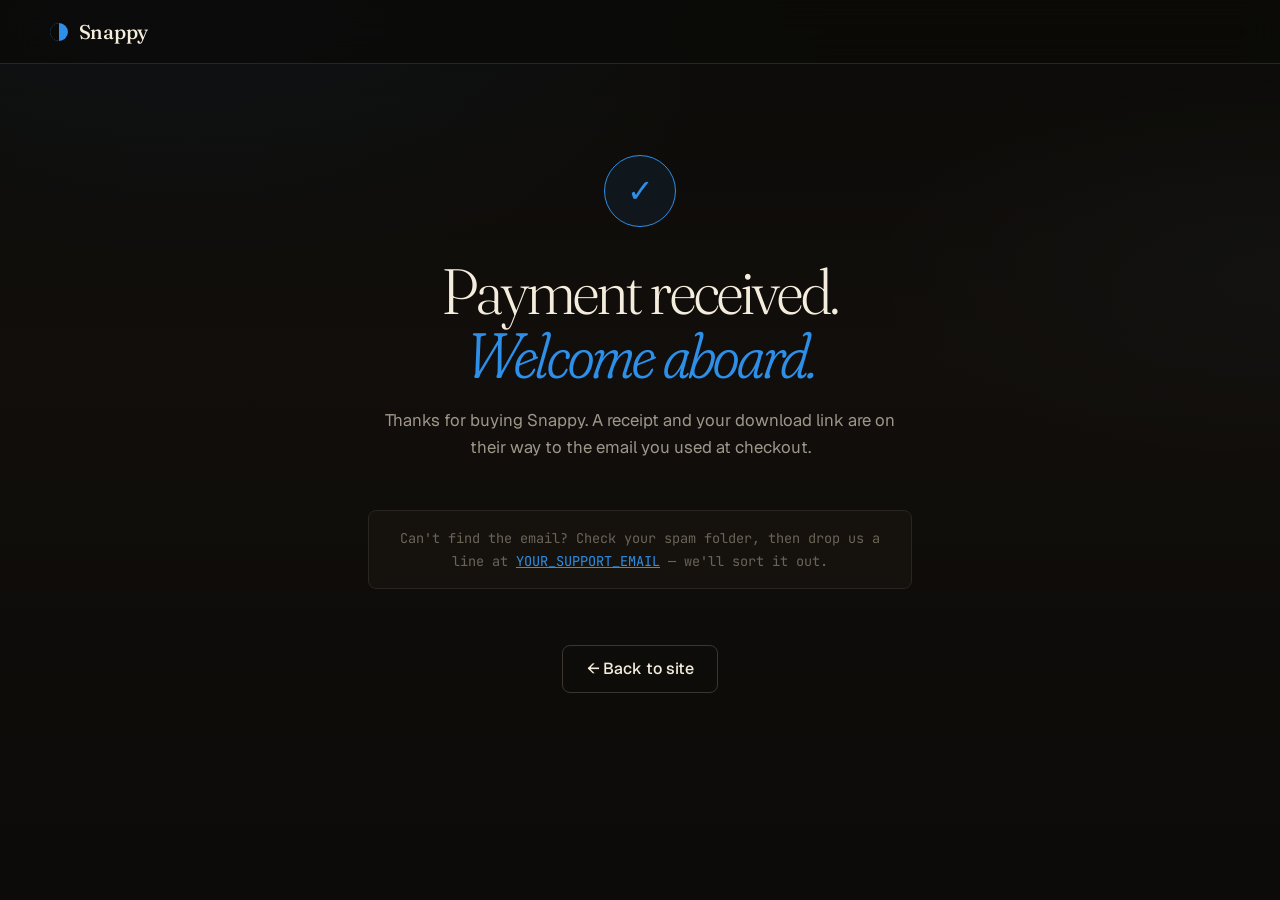
<file: success.html>
<!DOCTYPE html>
<html lang="en">
<head>
<meta charset="UTF-8" />
<meta name="viewport" content="width=device-width, initial-scale=1.0" />
<title>Thanks — Snappy</title>
<link rel="icon" href="data:image/svg+xml;utf8,%3Csvg xmlns='http://www.w3.org/2000/svg' viewBox='0 0 64 64'%3E%3Ccircle cx='32' cy='32' r='26' fill='%232e8fe8'/%3E%3Cpath d='M32 6a26 26 0 1 0 0 52z' fill='%230c0c0e'/%3E%3C/svg%3E" />
<link rel="preconnect" href="https://fonts.googleapis.com" />
<link rel="preconnect" href="https://fonts.gstatic.com" crossorigin />
<link href="https://fonts.googleapis.com/css2?family=Fraunces:ital,opsz,wght,SOFT,WONK@0,9..144,300..900,0..100,0..1;1,9..144,300..900,0..100,0..1&family=Geist:wght@300..700&family=JetBrains+Mono:wght@400;500&display=swap" rel="stylesheet" />
<link rel="stylesheet" href="styles.css" />
<style>
  .thanks {
    min-height: 80vh;
    display: flex;
    flex-direction: column;
    align-items: center;
    justify-content: center;
    text-align: center;
    padding: 4rem var(--gutter);
    max-width: 640px;
    margin: 0 auto;
  }
  .thanks-mark {
    width: 72px; height: 72px;
    border-radius: 50%;
    background: var(--accent-soft);
    border: 1px solid var(--accent);
    display: inline-flex;
    align-items: center;
    justify-content: center;
    color: var(--accent);
    font-size: 2rem;
    margin-bottom: 2rem;
  }
  .thanks h1 {
    font-family: var(--serif);
    font-weight: 300;
    font-size: clamp(2.5rem, 5vw, 4rem);
    line-height: 1;
    letter-spacing: -0.03em;
    margin: 0 0 1.25rem;
    font-variation-settings: "opsz" 144, "SOFT" 40;
  }
  .thanks h1 em {
    font-style: italic;
    color: var(--accent);
    font-variation-settings: "opsz" 144, "SOFT" 100, "WONK" 1;
  }
  .thanks p {
    color: var(--text-dim);
    font-size: 1.05rem;
    line-height: 1.65;
    margin: 0 0 1rem;
  }
  .thanks .email-note {
    font-family: var(--mono);
    font-size: 0.85rem;
    color: var(--text-faint);
    margin-top: 2rem;
    padding: 1rem 1.25rem;
    border: 1px solid var(--border);
    border-radius: 8px;
    background: var(--bg-panel);
  }
</style>
</head>
<body>
<div class="grain" aria-hidden="true"></div>

<header class="nav">
  <a href="/" class="logo" aria-label="Snappy home">
    <svg class="logo-mark" viewBox="0 0 32 32" aria-hidden="true">
      <circle cx="16" cy="16" r="13" fill="currentColor" />
      <path d="M16 3a13 13 0 1 0 0 26z" fill="var(--bg)" />
    </svg>
    <span class="logo-text">Snappy</span>
  </a>
</header>

<main class="thanks">
  <div class="thanks-mark">✓</div>
  <h1>Payment received.<br /><em>Welcome aboard.</em></h1>
  <p>Thanks for buying Snappy. A receipt and your download link are on their way to the email you used at checkout.</p>
  <p class="email-note">
    Can't find the email? Check your spam folder, then drop us a line at <a href="mailto:YOUR_SUPPORT_EMAIL" style="color: var(--accent);">YOUR_SUPPORT_EMAIL</a> — we'll sort it out.
  </p>
  <a href="/" class="btn btn-ghost btn-lg" style="margin-top: 2.5rem;">← Back to site</a>
</main>
</body>
</html>
</file>
<file: assets/site.css>
/*
 * Pixel Wisdom — operator-grade product engineering
 * Quiet SaaS surfaces, precise hierarchy, and a high-signal delivery console.
 */

:root {
  color-scheme: light;
  --bg: #f6f8fc;
  --surface: #ffffff;
  --surface-subtle: #f9fafb;
  --surface-muted: #eef2f6;
  --surface-blue: #eef4ff;
  --ink: #101828;
  --ink-2: #344054;
  --ink-3: #667085;
  --ink-4: #98a2b3;
  --border: #e4e7ec;
  --border-strong: #d0d5dd;
  --accent: #155eef;
  --accent-hover: #004eeb;
  --accent-ink: #1849a9;
  --accent-soft: #d1e0ff;
  --accent-pale: #eff4ff;
  --cyan: #0e9384;
  --mint: #12b76a;
  --mint-soft: #dcfae6;
  --navy: #0b1220;
  --navy-2: #111b2e;
  --danger: #b42318;
  --danger-bg: #fef3f2;
  --success: #027a48;
  --success-bg: #ecfdf3;
  --font-display: "Onest", "Avenir Next", sans-serif;
  --font-body: "Onest", "Avenir Next", sans-serif;
  --font-mono: "IBM Plex Mono", ui-monospace, SFMono-Regular, Menlo, monospace;
  --container: 1180px;
  --gutter: clamp(1.25rem, 4vw, 3rem);
  --section: clamp(5.5rem, 9vw, 8rem);
  --radius: 1.5rem;
  --radius-sm: 0.85rem;
  --shadow-sm: 0 1px 2px rgba(16, 24, 40, 0.04), 0 1px 4px rgba(16, 24, 40, 0.05);
  --shadow-md: 0 12px 32px rgba(16, 24, 40, 0.08), 0 2px 8px rgba(16, 24, 40, 0.04);
  --shadow-lg: 0 28px 70px rgba(16, 24, 40, 0.14), 0 8px 24px rgba(16, 24, 40, 0.08);
  --header-h: 4.75rem;
}

*,
*::before,
*::after {
  box-sizing: border-box;
}

html {
  scroll-behavior: smooth;
  scroll-padding-top: var(--header-h);
}

body {
  min-width: 0;
  margin: 0;
  background: var(--bg);
  color: var(--ink);
  font-family: var(--font-body);
  font-size: 1.0625rem;
  line-height: 1.65;
  -webkit-font-smoothing: antialiased;
  text-rendering: optimizeLegibility;
}

body.menu-open,
body.dialog-open {
  overflow: hidden;
}

::selection {
  background: var(--accent-soft);
  color: var(--accent-ink);
}

img,
svg {
  display: block;
  max-width: 100%;
}

button,
input,
select,
textarea {
  font: inherit;
}

button,
a {
  -webkit-tap-highlight-color: transparent;
}

a {
  color: inherit;
}

:focus-visible {
  outline: 3px solid rgba(21, 94, 239, 0.5);
  outline-offset: 4px;
}

h1,
h2,
h3,
p,
figure,
dl,
dd,
ul,
ol {
  margin: 0;
}

ul,
ol {
  padding: 0;
  list-style: none;
}

.container {
  width: min(100% - (var(--gutter) * 2), var(--container));
  margin-inline: auto;
}

.visually-hidden {
  position: absolute;
  width: 1px;
  height: 1px;
  padding: 0;
  margin: -1px;
  overflow: hidden;
  clip: rect(0, 0, 0, 0);
  white-space: nowrap;
  border: 0;
}

.honeypot-fields {
  contain: strict;
}

.honeypot-fields > * {
  position: absolute;
  inset: 0;
  width: 1px;
  min-width: 0;
  max-width: 1px;
  height: 1px;
  min-height: 0;
  padding: 0;
  margin: 0;
  border: 0;
}

.skip-link {
  position: absolute;
  left: var(--gutter);
  top: -120px;
  z-index: 100;
  padding: 0.75rem 1rem;
  border: 1px solid var(--accent);
  border-radius: 0.7rem;
  background: var(--surface);
  color: var(--accent-ink);
  text-decoration: none;
  font-size: 0.95rem;
  font-weight: 650;
  box-shadow: var(--shadow-md);
}

.skip-link:focus {
  top: 0.75rem;
}

/* Typography */

.eyebrow {
  display: inline-flex;
  align-items: center;
  gap: 0.55rem;
  width: fit-content;
  margin: 0 0 1rem;
  padding: 0.36rem 0.65rem;
  border: 1px solid #b2ccff;
  border-radius: 999px;
  background: rgba(255, 255, 255, 0.72);
  color: var(--accent-ink);
  font-family: var(--font-mono);
  font-size: 0.72rem;
  font-weight: 600;
  letter-spacing: 0.045em;
  line-height: 1.2;
  text-transform: uppercase;
  box-shadow: 0 1px 2px rgba(16, 24, 40, 0.03);
}

.eyebrow::before {
  width: 0.45rem;
  height: 0.45rem;
  flex: 0 0 auto;
  border-radius: 50%;
  background: var(--accent);
  box-shadow: 0 0 0 4px rgba(21, 94, 239, 0.1);
  content: "";
}

h1,
h2,
h3 {
  color: var(--ink);
  font-family: var(--font-display);
  font-weight: 650;
  letter-spacing: -0.045em;
  text-wrap: balance;
}

h1 {
  max-width: 13.5ch;
  font-size: clamp(3.15rem, 5.8vw, 5.35rem);
  line-height: 1.015;
  letter-spacing: -0.065em;
}

h2 {
  font-size: clamp(2.45rem, 4.4vw, 4rem);
  line-height: 1.05;
}

h3 {
  font-size: clamp(1.65rem, 2.4vw, 2.15rem);
  line-height: 1.14;
}

.section-lede,
.hero-lede {
  max-width: 43rem;
  color: var(--ink-2);
  font-size: clamp(1.08rem, 1.6vw, 1.25rem);
  line-height: 1.58;
}

/* Buttons and links */

.button {
  display: inline-flex;
  align-items: center;
  justify-content: center;
  min-height: 3.25rem;
  padding: 0.8rem 1.25rem;
  border: 1px solid var(--accent);
  border-radius: 0.8rem;
  background: var(--accent);
  color: #ffffff;
  font-size: 0.95rem;
  font-weight: 650;
  letter-spacing: -0.015em;
  line-height: 1.1;
  text-decoration: none;
  cursor: pointer;
  box-shadow: 0 1px 2px rgba(16, 24, 40, 0.08), 0 6px 14px rgba(21, 94, 239, 0.2);
  transition:
    border-color 0.18s ease,
    background 0.18s ease,
    color 0.18s ease,
    transform 0.18s ease,
    box-shadow 0.18s ease;
}

.button:hover {
  border-color: var(--accent-hover);
  background: var(--accent-hover);
  transform: translateY(-2px);
  box-shadow: 0 2px 4px rgba(16, 24, 40, 0.08), 0 10px 22px rgba(21, 94, 239, 0.24);
}

.button--ghost {
  border-color: var(--border-strong);
  background: rgba(255, 255, 255, 0.82);
  color: var(--ink-2);
  box-shadow: var(--shadow-sm);
}

.button--ghost:hover {
  border-color: #b2ccff;
  background: var(--surface);
  color: var(--accent-ink);
  box-shadow: var(--shadow-md);
}

.button--compact {
  min-height: 2.65rem;
  padding: 0.65rem 1rem;
  border-radius: 0.7rem;
  font-size: 0.88rem;
}

.button:disabled {
  opacity: 0.65;
  cursor: wait;
  transform: none;
}

.text-link {
  display: inline-flex;
  align-items: center;
  gap: 0.42rem;
  width: fit-content;
  color: var(--accent-ink);
  font-size: 0.97rem;
  font-weight: 650;
  text-decoration: none;
}

.text-link::after {
  content: "↗";
  font-size: 0.9em;
  transition: transform 0.18s ease;
}

.text-link:hover {
  color: var(--accent);
}

.text-link:hover::after {
  transform: translate(2px, -2px);
}

/* Header */

.site-header {
  position: sticky;
  top: 0;
  z-index: 50;
  border-bottom: 1px solid rgba(228, 231, 236, 0.85);
  background: rgba(246, 248, 252, 0.86);
  backdrop-filter: blur(18px) saturate(160%);
  -webkit-backdrop-filter: blur(18px) saturate(160%);
}

.nav-row {
  display: flex;
  align-items: center;
  gap: 1.2rem;
  min-height: var(--header-h);
}

.brand {
  display: inline-flex;
  align-items: center;
  gap: 0.72rem;
  color: var(--ink);
  font-family: var(--font-display);
  font-weight: 650;
  letter-spacing: -0.035em;
  text-decoration: none;
}

.brand:hover {
  text-decoration: none;
}

.brand-mark {
  width: 2.15rem;
  height: 2.15rem;
  flex-shrink: 0;
  filter: drop-shadow(0 2px 4px rgba(16, 24, 40, 0.08));
}

.brand-name {
  font-size: 1.08rem;
}

.desktop-nav {
  display: none;
  align-items: center;
  gap: 1.85rem;
  margin-left: auto;
}

.desktop-nav a {
  position: relative;
  padding: 0.45rem 0;
  color: var(--ink-3);
  font-size: 0.92rem;
  font-weight: 550;
  text-decoration: none;
  transition: color 0.18s ease;
}

.desktop-nav a::after {
  position: absolute;
  right: 0;
  bottom: 0.25rem;
  left: 0;
  height: 2px;
  border-radius: 2px;
  background: var(--accent);
  content: "";
  transform: scaleX(0);
  transform-origin: right;
  transition: transform 0.18s ease;
}

.desktop-nav a:hover {
  color: var(--ink);
}

.desktop-nav a:hover::after {
  transform: scaleX(1);
  transform-origin: left;
}

.nav-action {
  display: none;
  margin-left: 0.15rem;
}

.mobile-menu-toggle {
  display: inline-flex;
  align-items: center;
  justify-content: center;
  width: 2.75rem;
  height: 2.75rem;
  margin-left: auto;
  border: 1px solid var(--border-strong);
  border-radius: 0.75rem;
  background: var(--surface);
  color: var(--ink);
  cursor: pointer;
  box-shadow: var(--shadow-sm);
}

.mobile-menu-toggle__lines,
.mobile-menu-toggle__lines::before,
.mobile-menu-toggle__lines::after {
  display: block;
  width: 1.1rem;
  height: 1.5px;
  border-radius: 2px;
  background: currentColor;
  transition: transform 0.2s ease, opacity 0.2s ease;
}

.mobile-menu-toggle__lines {
  position: relative;
}

.mobile-menu-toggle__lines::before,
.mobile-menu-toggle__lines::after {
  position: absolute;
  left: 0;
  content: "";
}

.mobile-menu-toggle__lines::before {
  top: -5px;
}

.mobile-menu-toggle__lines::after {
  top: 5px;
}

.mobile-menu-toggle[aria-expanded="true"] .mobile-menu-toggle__lines {
  background: transparent;
}

.mobile-menu-toggle[aria-expanded="true"] .mobile-menu-toggle__lines::before {
  top: 0;
  transform: rotate(45deg);
}

.mobile-menu-toggle[aria-expanded="true"] .mobile-menu-toggle__lines::after {
  top: 0;
  transform: rotate(-45deg);
}

.mobile-panel {
  display: none;
  flex-direction: column;
  gap: 0.2rem;
  padding: 0.6rem var(--gutter) 1.25rem;
  border-bottom: 1px solid var(--border);
  background: rgba(255, 255, 255, 0.98);
  box-shadow: 0 16px 28px rgba(16, 24, 40, 0.08);
}

.mobile-panel.is-open {
  display: flex;
}

.mobile-panel a {
  display: flex;
  align-items: center;
  min-height: 3rem;
  padding: 0.65rem 0.75rem;
  border-radius: 0.7rem;
  color: var(--ink-2);
  font-size: 1rem;
  font-weight: 600;
  text-decoration: none;
}

.mobile-panel a:hover {
  background: var(--accent-pale);
  color: var(--accent-ink);
}

.mobile-panel a:last-child {
  margin-top: 0.35rem;
  background: var(--accent);
  color: #ffffff;
  justify-content: center;
}

@media (min-width: 861px) {
  .desktop-nav,
  .nav-action {
    display: inline-flex;
  }

  .mobile-menu-toggle,
  .mobile-panel {
    display: none !important;
  }
}

/* Hero */

.hero {
  position: relative;
  overflow: hidden;
  padding: clamp(5.25rem, 8vw, 7.5rem) 0 clamp(5.75rem, 9vw, 8rem);
  border-bottom: 1px solid var(--border);
  background:
    radial-gradient(circle at 82% 12%, rgba(132, 173, 255, 0.24), transparent 27rem),
    radial-gradient(circle at 8% 72%, rgba(71, 205, 137, 0.11), transparent 25rem),
    linear-gradient(180deg, #fbfcff 0%, var(--bg) 100%);
}

.hero::after {
  position: absolute;
  inset: 0;
  background-image: radial-gradient(rgba(102, 112, 133, 0.16) 0.7px, transparent 0.7px);
  background-size: 20px 20px;
  content: "";
  pointer-events: none;
  mask-image: linear-gradient(to bottom, rgba(0, 0, 0, 0.62), transparent 80%);
  -webkit-mask-image: linear-gradient(to bottom, rgba(0, 0, 0, 0.62), transparent 80%);
}

.hero-grid {
  position: relative;
  z-index: 1;
  display: grid;
  gap: clamp(3.5rem, 7vw, 6rem);
  align-items: center;
}

.hero-copy {
  display: grid;
  gap: 1.35rem;
  max-width: 48rem;
}

.hero-copy .eyebrow {
  margin-bottom: 0.1rem;
}

.hero-title__accent {
  position: relative;
  display: inline-block;
  color: var(--accent);
}

.hero-title__accent::after {
  position: absolute;
  right: 0.02em;
  bottom: -0.05em;
  left: 0.04em;
  height: 0.08em;
  border-radius: 999px;
  background: linear-gradient(90deg, var(--accent), #53b1fd);
  content: "";
  opacity: 0.45;
  transform: rotate(-1deg);
}

.hero-lede {
  max-width: 41rem;
}

.hero-lede strong {
  color: var(--ink);
  font-weight: 650;
}

.hero-actions {
  display: flex;
  flex-wrap: wrap;
  gap: 0.8rem;
  margin-top: 0.25rem;
}

.hero-meta {
  display: flex;
  flex-wrap: wrap;
  gap: 0.7rem 1.2rem;
  margin-top: 0.2rem;
  color: var(--ink-3);
  font-size: 0.84rem;
  font-weight: 500;
}

.hero-meta li {
  display: inline-flex;
  align-items: center;
  gap: 0.42rem;
}

.hero-meta li::before {
  display: grid;
  width: 1rem;
  height: 1rem;
  place-items: center;
  border-radius: 50%;
  background: var(--mint-soft);
  color: var(--success);
  content: "✓";
  font-size: 0.62rem;
  font-weight: 700;
}

.hero-proof {
  position: relative;
  overflow: hidden;
  padding: 0.55rem;
  border: 1px solid rgba(255, 255, 255, 0.1);
  border-radius: 1.75rem;
  background:
    radial-gradient(circle at 85% 0%, rgba(21, 94, 239, 0.3), transparent 18rem),
    var(--navy);
  color: #ffffff;
  box-shadow: 0 34px 80px rgba(11, 18, 32, 0.25), 0 8px 24px rgba(11, 18, 32, 0.16);
}

.hero-proof::before {
  position: absolute;
  top: -5rem;
  right: -4rem;
  width: 13rem;
  height: 13rem;
  border: 1px solid rgba(132, 173, 255, 0.12);
  border-radius: 50%;
  content: "";
  box-shadow:
    0 0 0 2.4rem rgba(132, 173, 255, 0.035),
    0 0 0 5rem rgba(132, 173, 255, 0.018);
}

.hero-proof__chrome {
  position: relative;
  z-index: 1;
  display: grid;
  grid-template-columns: auto 1fr auto;
  align-items: center;
  gap: 0.65rem;
  min-height: 2.6rem;
  padding: 0.35rem 0.65rem;
  color: #98a2b3;
  font-family: var(--font-mono);
  font-size: 0.67rem;
  letter-spacing: 0.02em;
}

.window-dots {
  display: flex;
  gap: 0.28rem;
}

.window-dots span {
  width: 0.42rem;
  height: 0.42rem;
  border-radius: 50%;
  background: #475467;
}

.window-dots span:nth-child(1) {
  background: #f97066;
}

.window-dots span:nth-child(2) {
  background: #fdb022;
}

.window-dots span:nth-child(3) {
  background: #32d583;
}

.hero-proof__badge {
  padding: 0.28rem 0.48rem;
  border: 1px solid rgba(178, 204, 255, 0.18);
  border-radius: 999px;
  background: rgba(21, 94, 239, 0.16);
  color: #b2ccff;
  font-size: 0.61rem;
}

.hero-proof__summary {
  position: relative;
  z-index: 1;
  display: grid;
  gap: 0.85rem;
  margin: 0 0.2rem;
  padding: clamp(1.25rem, 3vw, 1.65rem);
  border: 1px solid rgba(255, 255, 255, 0.09);
  border-radius: 1.2rem;
  background:
    linear-gradient(145deg, rgba(255, 255, 255, 0.075), rgba(255, 255, 255, 0.025));
  box-shadow: inset 0 1px 0 rgba(255, 255, 255, 0.05);
}

.hero-proof__summary p {
  color: #84adff;
  font-family: var(--font-mono);
  font-size: 0.67rem;
  font-weight: 600;
  letter-spacing: 0.07em;
  text-transform: uppercase;
}

.hero-proof__summary strong {
  max-width: 19ch;
  color: #ffffff;
  font-family: var(--font-display);
  font-size: clamp(1.45rem, 2.5vw, 1.95rem);
  font-weight: 600;
  letter-spacing: -0.04em;
  line-height: 1.18;
}

.delivery-track {
  display: grid;
  grid-template-columns: repeat(4, 1fr);
  gap: 0.38rem;
  margin-top: 0.35rem;
}

.delivery-track span {
  height: 0.32rem;
  border-radius: 999px;
  background: #344054;
}

.delivery-track span:nth-child(1) {
  background: #84adff;
}

.delivery-track span:nth-child(2) {
  background: #53b1fd;
}

.delivery-track span:nth-child(3) {
  background: #2ed3b7;
}

.delivery-track span:nth-child(4) {
  background: #32d583;
}

.delivery-steps {
  display: grid;
  grid-template-columns: repeat(4, 1fr);
  gap: 0.38rem;
  color: #98a2b3;
  font-family: var(--font-mono);
  font-size: 0.58rem;
  letter-spacing: 0.01em;
}

.hero-proof__label {
  position: relative;
  z-index: 1;
  margin: 1.1rem 1rem 0.3rem;
  color: #98a2b3;
  font-family: var(--font-mono);
  font-size: 0.66rem;
  font-weight: 600;
  letter-spacing: 0.07em;
  text-transform: uppercase;
}

.hero-proof__list {
  position: relative;
  z-index: 1;
  display: grid;
  padding: 0 0.45rem 0.45rem;
}

.hero-proof__list li {
  display: grid;
  grid-template-columns: 2.15rem 1fr;
  column-gap: 0.75rem;
  padding: 0.85rem 0.55rem;
  border-top: 1px solid rgba(255, 255, 255, 0.075);
}

.hero-proof__list li::before {
  display: grid;
  width: 2.15rem;
  height: 2.15rem;
  grid-row: 1 / span 2;
  place-items: center;
  border: 1px solid rgba(255, 255, 255, 0.08);
  border-radius: 0.65rem;
  background: rgba(132, 173, 255, 0.12);
  color: #b2ccff;
  content: "01";
  font-family: var(--font-mono);
  font-size: 0.57rem;
  font-weight: 600;
}

.hero-proof__list li:nth-child(2)::before {
  background: rgba(46, 211, 183, 0.1);
  color: #5fe9d0;
  content: "02";
}

.hero-proof__list li:nth-child(3)::before {
  background: rgba(83, 177, 253, 0.1);
  color: #84caff;
  content: "03";
}

.hero-proof__list strong,
.hero-proof__list span {
  grid-column: 2;
}

.hero-proof__list strong {
  color: #f9fafb;
  font-size: 0.9rem;
  font-weight: 600;
  letter-spacing: -0.015em;
}

.hero-proof__list span {
  color: #98a2b3;
  font-size: 0.78rem;
  line-height: 1.4;
}

@media (min-width: 980px) {
  .hero-grid {
    grid-template-columns: minmax(0, 1.12fr) minmax(22rem, 0.78fr);
  }
}

/* Sections */

.section {
  padding: var(--section) 0;
}

.section-head {
  display: grid;
  gap: 1.15rem;
  max-width: 49rem;
  margin-bottom: clamp(2.75rem, 5vw, 4.25rem);
}

.section-head .eyebrow {
  margin-bottom: -0.15rem;
}

/* Work */

.work {
  border-bottom: 1px solid var(--border);
  background:
    linear-gradient(180deg, rgba(255, 255, 255, 0.85), #f8fafc 45%, var(--bg));
}

.project-list {
  display: grid;
  gap: 1.5rem;
}

.project-card {
  --card-accent: var(--accent);
  position: relative;
  padding: clamp(1.65rem, 3.5vw, 2.45rem);
  overflow: hidden;
  border: 1px solid var(--border);
  border-radius: var(--radius);
  background: var(--surface-subtle);
  box-shadow: var(--shadow-sm);
  transition:
    border-color 0.22s ease,
    transform 0.22s ease,
    box-shadow 0.22s ease;
}

.project-card--zotero {
  --card-accent: var(--cyan);
}

.project-card::after {
  position: absolute;
  top: -8rem;
  right: -8rem;
  width: 17rem;
  height: 17rem;
  border-radius: 50%;
  display: none;
  background: none;
  content: "";
  pointer-events: none;
}

.project-card--zotero::after {
  background: radial-gradient(circle, rgba(14, 147, 132, 0.075), transparent 70%);
}

.project-card:hover {
  border-color: #c7d7fe;
  transform: translateY(-4px);
  box-shadow: var(--shadow-md);
}

.project-card--featured {
  border-color: #c7d7fe;
  background: var(--surface-subtle);
}

.project-card--featured:hover {
  border-color: #84adff;
}

.project-card--phraselang {
  --card-accent: var(--cyan);
  border-color: #b8e4dd;
  background: var(--surface-subtle);
}

.project-card--phraselang:hover {
  border-color: #7bd7c9;
}

.project-card--zotero.project-card--featured {
  border-color: #b8e4dd;
  background: var(--surface-subtle);
  box-shadow: var(--shadow-md);
}

.project-card--zotero.project-card--featured:hover {
  border-color: #7bd7c9;
  box-shadow: var(--shadow-lg);
}

.project-card--arc.project-card--featured {
  --card-accent: var(--accent);
  border-color: #b2ccff;
  background: var(--surface-subtle);
  color: var(--ink);
  box-shadow: var(--shadow-md);
}

.project-card--arc::before {
  position: absolute;
  inset: 0;
  display: none;
  background-image: none;
  background-size: 38px 38px;
  content: "";
  pointer-events: none;
  mask-image: linear-gradient(110deg, rgba(0, 0, 0, 0.72), transparent 64%);
  -webkit-mask-image: linear-gradient(110deg, rgba(0, 0, 0, 0.72), transparent 64%);
}

.project-card--arc::after {
  top: -11rem;
  right: -9rem;
  width: 29rem;
  height: 29rem;
  background: radial-gradient(circle, rgba(21, 94, 239, 0.09), transparent 68%);
}

.project-card--arc.project-card--featured:hover {
  border-color: #84adff;
  box-shadow: var(--shadow-lg);
}

.project-card--arc h3 {
  color: var(--ink);
}

.project-card--arc .project-card__index {
  border-color: #b2ccff;
  background: var(--accent-pale);
  color: var(--accent-ink);
}

.project-card--arc .project-card__type {
  color: var(--ink-3);
}

.project-card--arc .project-card__body > p {
  color: var(--ink-2);
}

.project-card--arc .project-card__body > p strong {
  color: var(--ink);
}

.project-card--arc .fact-row {
  margin-top: 0.45rem;
  border-color: #d6e4ff;
}

.project-card--arc .fact-row dt {
  color: var(--ink-3);
}

.project-card--arc .fact-row dd {
  color: var(--ink);
}

.project-card--arc .bullet-proof li {
  color: var(--ink-2);
}

.project-card--arc .bullet-proof li::before {
  background: var(--accent-pale);
  color: var(--accent);
}

.project-card__meta {
  position: relative;
  z-index: 1;
  display: flex;
  flex-wrap: wrap;
  align-items: center;
  gap: 0.65rem 0.85rem;
  margin-bottom: 1.1rem;
}

.project-card__index {
  display: inline-flex;
  align-items: center;
  justify-content: center;
  min-width: 2.25rem;
  min-height: 1.65rem;
  padding: 0.18rem 0.45rem;
  border: 1px solid #b2ccff;
  border-radius: 999px;
  background: var(--accent-pale);
  color: var(--accent-ink);
  font-family: var(--font-mono);
  font-size: 0.65rem;
  font-weight: 600;
}

.project-card--zotero .project-card__index {
  border-color: #99f6e0;
  background: #f0fdf9;
  color: #107569;
}

.project-card__type {
  color: var(--ink-3);
  font-size: 0.82rem;
  font-weight: 550;
}

.project-card h3 {
  position: relative;
  z-index: 1;
  margin-bottom: 0.75rem;
}

.project-card > p,
.project-card__body > p {
  position: relative;
  z-index: 1;
  max-width: 46rem;
  color: var(--ink-2);
  font-size: 1rem;
}

.project-card__split {
  position: relative;
  z-index: 1;
  display: grid;
  gap: 2rem;
}

.project-card__body {
  display: grid;
  gap: 0.9rem;
  align-content: start;
}

.project-card__body h3 {
  margin-bottom: -0.05rem;
}

.project-card__gallery {
  display: grid;
  grid-template-columns: repeat(2, minmax(0, 1fr));
  align-items: center;
  gap: 0.85rem;
  min-width: 0;
}

.project-card__media {
  margin: 0;
  overflow: hidden;
  border: 1px solid rgba(16, 24, 40, 0.18);
  border-radius: 1.1rem;
  background: #101012;
  aspect-ratio: 16 / 10;
  box-shadow: 0 20px 45px rgba(16, 24, 40, 0.2);
}

.project-card__media a {
  display: block;
  height: 100%;
}

.project-card__media picture {
  display: block;
  width: 100%;
  height: 100%;
}

.project-card__media img {
  width: 100%;
  height: 100%;
  object-fit: cover;
  object-position: center 30%;
  transition: transform 0.55s cubic-bezier(0.22, 1, 0.36, 1);
}

.project-card__media:hover img {
  transform: scale(1.025);
}

.project-card__media--phraselang {
  height: auto;
  aspect-ratio: auto;
  border-color: rgba(16, 24, 40, 0.12);
  background: #eef4f7;
}

.project-card__media--phraselang img {
  height: auto;
  object-position: center;
}

.project-card__media--phraselang-session {
  height: auto;
  aspect-ratio: auto;
  border-color: rgba(16, 24, 40, 0.12);
  background: #eef4f7;
}

.project-card__media--phraselang-session img {
  height: auto;
  object-position: center top;
}

.project-card__media--snappy {
  display: grid;
  aspect-ratio: 547 / 543;
  place-items: center;
  border: 0;
  border-radius: 0;
  background: transparent;
  box-shadow: none;
}

.project-card__media--snappy a {
  display: grid;
  width: 100%;
  height: 100%;
  aspect-ratio: 547 / 543;
  place-items: center;
  overflow: hidden;
  border: 1px solid rgba(16, 24, 40, 0.18);
  border-radius: 1.1rem;
  background: #101012;
  box-shadow: none;
}

.project-card__media--snappy .snappy-preview {
  width: 100%;
  height: 100%;
  border-radius: 1.1rem;
  object-fit: cover;
  object-position: center;
  transition: transform 0.55s cubic-bezier(0.22, 1, 0.36, 1);
}

.project-card__media--snappy:hover .snappy-preview {
  transform: scale(1.015);
}

.arc-gallery-cta {
  position: relative;
  z-index: 1;
  display: flex;
  width: 100%;
  align-items: center;
  justify-content: space-between;
  gap: 1rem;
  margin-top: 0.55rem;
  padding: 0.95rem 1rem;
  border: 1px solid #c7d7fe;
  border-radius: 0.9rem;
  background: rgba(255, 255, 255, 0.78);
  color: var(--ink);
  text-align: left;
  cursor: pointer;
  transition:
    border-color 0.2s ease,
    background 0.2s ease,
    transform 0.2s ease;
}

.arc-gallery-cta:hover {
  border-color: #84adff;
  background: #f3f7ff;
  transform: translateY(-2px);
}

.arc-gallery-cta > span:first-child {
  display: grid;
  gap: 0.1rem;
}

.arc-gallery-cta strong {
  font-size: 0.88rem;
  font-weight: 650;
}

.arc-gallery-cta small {
  color: var(--ink-3);
  font-size: 0.68rem;
  line-height: 1.4;
}

.arc-gallery-cta__count {
  flex: 0 0 auto;
  color: var(--accent-ink);
  font-family: var(--font-mono);
  font-size: 0.68rem;
  font-weight: 600;
  letter-spacing: 0.04em;
  text-transform: uppercase;
}

.arc-gallery-cta__count span {
  display: inline-block;
  margin-left: 0.2rem;
  transition: transform 0.2s ease;
}

.arc-gallery-cta:hover .arc-gallery-cta__count span {
  transform: translate(2px, -2px);
}

.arc-gallery-cta--zotero {
  border-color: #b8e4dd;
}

.arc-gallery-cta--zotero:hover {
  border-color: #7bd7c9;
  background: #f0fdf9;
}

.arc-gallery-cta--zotero .arc-gallery-cta__count {
  color: #107569;
}

.arc-showcase {
  position: relative;
  z-index: 1;
  display: grid;
  min-width: 0;
  gap: 0.7rem;
  align-self: center;
  padding: 0.7rem;
  border: 1px solid rgba(132, 173, 255, 0.24);
  border-radius: 1.2rem;
  background: var(--navy);
  box-shadow:
    0 22px 50px rgba(16, 24, 40, 0.2),
    inset 0 1px 0 rgba(255, 255, 255, 0.06);
}

.arc-showcase__rail {
  display: grid;
  grid-template-columns: repeat(2, minmax(0, 1fr));
  gap: 0.7rem;
  min-width: 0;
}

.arc-showcase__shot {
  position: relative;
  min-width: 0;
  padding: 0;
  overflow: hidden;
  border: 1px solid rgba(255, 255, 255, 0.13);
  border-radius: 0.78rem;
  background: #030405;
  aspect-ratio: 16 / 9;
  cursor: zoom-in;
  box-shadow: 0 8px 24px rgba(0, 0, 0, 0.24);
}

.arc-showcase__rail .arc-showcase__shot {
  aspect-ratio: 8 / 5;
}

.arc-showcase__shot::after {
  position: absolute;
  inset: 0;
  border: 1px solid transparent;
  border-radius: inherit;
  content: "";
  pointer-events: none;
  transition: border-color 0.2s ease;
}

.arc-showcase__shot:hover::after {
  border-color: rgba(132, 173, 255, 0.82);
}

.arc-showcase__shot img {
  width: 100%;
  height: 100%;
  object-fit: cover;
  object-position: center top;
  transition:
    transform 0.5s cubic-bezier(0.22, 1, 0.36, 1),
    filter 0.3s ease;
}

.arc-showcase__shot:hover img {
  filter: brightness(1.08);
  transform: scale(1.018);
}

.arc-showcase__label {
  position: absolute;
  inset: auto 0 0;
  display: flex;
  align-items: center;
  gap: 0.55rem;
  padding: 1.6rem 0.72rem 0.62rem;
  background: linear-gradient(transparent, rgba(0, 0, 0, 0.92));
  color: #ffffff;
  font-size: 0.68rem;
  font-weight: 600;
  line-height: 1.2;
  text-align: left;
}

.arc-showcase__label small {
  color: #84adff;
  font-family: var(--font-mono);
  font-size: 0.56rem;
  letter-spacing: 0.05em;
}

.zotero-showcase {
  border-color: rgba(94, 234, 212, 0.22);
  background: #202128;
}

.zotero-showcase .arc-showcase__shot:hover::after {
  border-color: rgba(94, 234, 212, 0.78);
}

.zotero-showcase .arc-showcase__label small {
  color: #5eead4;
}

.fact-row {
  position: relative;
  z-index: 1;
  display: grid;
  gap: 0.9rem;
  margin-top: 1.25rem;
  padding-top: 1.25rem;
  border-top: 1px solid var(--border);
}

.fact-row div {
  display: grid;
  gap: 0.15rem;
}

.fact-row dt {
  color: var(--ink-3);
  font-family: var(--font-mono);
  font-size: 0.65rem;
  font-weight: 600;
  letter-spacing: 0.045em;
  text-transform: uppercase;
}

.fact-row dd {
  color: var(--ink);
  font-size: 0.92rem;
  font-weight: 600;
  line-height: 1.42;
}

.bullet-proof {
  position: relative;
  z-index: 1;
  display: grid;
  gap: 0.6rem;
  margin-top: 1.15rem;
}

.bullet-proof li {
  position: relative;
  padding-left: 1.45rem;
  color: var(--ink-2);
  font-size: 0.92rem;
  line-height: 1.5;
}

.bullet-proof li::before {
  position: absolute;
  left: 0;
  top: 0.2em;
  display: grid;
  width: 1rem;
  height: 1rem;
  place-items: center;
  border-radius: 50%;
  background: var(--accent-pale);
  color: var(--card-accent);
  content: "✓";
  font-size: 0.6rem;
  font-weight: 700;
}

.metric-strip {
  display: grid;
  gap: 0.75rem;
  margin-top: 0.3rem;
  padding: 1rem;
  border: 1px solid #d6e4ff;
  border-radius: 1rem;
  background: rgba(255, 255, 255, 0.78);
  box-shadow: inset 0 1px 0 rgba(255, 255, 255, 0.85);
}

.metric-strip div {
  display: grid;
  gap: 0.14rem;
}

.metric-strip strong {
  color: var(--accent-ink);
  font-family: var(--font-display);
  font-size: 1.3rem;
  font-weight: 650;
  letter-spacing: -0.04em;
}

.metric-strip span {
  color: var(--ink-3);
  font-size: 0.72rem;
  line-height: 1.35;
}

.metric-note {
  color: var(--ink-3) !important;
  font-size: 0.75rem !important;
}

.metric-strip--features strong {
  font-size: 0.92rem;
  letter-spacing: -0.02em;
}

@media (min-width: 640px) {
  .fact-row {
    grid-template-columns: repeat(auto-fit, minmax(10rem, 1fr));
  }

  .metric-strip {
    grid-template-columns: repeat(3, 1fr);
  }
}

@media (min-width: 980px) {
  .project-list {
    grid-template-columns: repeat(2, minmax(0, 1fr));
  }

  .project-card--arc {
    grid-column: 1 / -1;
    grid-row: 1;
  }

  .project-card--zotero {
    grid-column: 1 / -1;
    grid-row: 2;
  }

  .project-card--phraselang {
    grid-column: 1 / -1;
    grid-row: 3;
  }

  .project-card--snappy {
    grid-column: 1 / -1;
    grid-row: 4;
  }

  .project-card--featured .project-card__split {
    grid-template-columns: minmax(0, 1.05fr) minmax(0, 0.95fr);
    align-items: stretch;
    gap: clamp(2.5rem, 5vw, 4rem);
  }

  .project-card--arc .project-card__split {
    grid-template-columns: minmax(19rem, 0.78fr) minmax(0, 1.22fr);
    align-items: center;
    gap: clamp(2.25rem, 4.5vw, 4rem);
  }

  .project-card__split--zotero {
    grid-template-columns: minmax(19rem, 0.78fr) minmax(0, 1.22fr);
    align-items: center;
    gap: clamp(2.25rem, 4.5vw, 4rem);
  }

  .project-card--phraselang .project-card__split {
    grid-template-columns: minmax(0, 0.88fr) minmax(0, 1.12fr);
    align-items: center;
  }

  .project-card--phraselang .project-card__gallery {
    align-self: center;
  }

  .project-card__media--snappy {
    height: 100%;
    aspect-ratio: auto;
  }

  .project-card__media--snappy a {
    width: auto;
    max-width: 100%;
    height: 100%;
  }
}

/* ARC Prize interface gallery */

.arc-dialog {
  width: min(calc(100vw - 2rem), 92rem);
  max-width: none;
  max-height: calc(100dvh - 2rem);
  padding: 0;
  overflow: hidden;
  border: 1px solid #c7d7fe;
  border-radius: 1.25rem;
  background: #f7f9fc;
  color: var(--ink);
  box-shadow:
    0 40px 120px rgba(16, 24, 40, 0.32),
    0 8px 28px rgba(16, 24, 40, 0.14);
}

.arc-dialog:not([open]) {
  display: none;
}

.arc-dialog::backdrop {
  background: rgba(16, 24, 40, 0.68);
  backdrop-filter: blur(12px);
  -webkit-backdrop-filter: blur(12px);
}

.arc-dialog :focus-visible {
  outline-color: rgba(132, 173, 255, 0.82);
}

.arc-dialog__shell {
  display: grid;
  grid-template-rows: auto minmax(0, 1fr) auto;
  max-height: calc(100dvh - 2rem);
  overflow: hidden;
}

.arc-dialog__header {
  display: flex;
  align-items: center;
  justify-content: space-between;
  gap: 1.5rem;
  padding: 1rem 1.2rem;
  border-bottom: 1px solid var(--border);
  background: rgba(255, 255, 255, 0.96);
}

.arc-dialog__header > div {
  display: flex;
  flex-wrap: wrap;
  align-items: baseline;
  gap: 0.4rem 0.8rem;
}

.arc-dialog__eyebrow {
  color: var(--accent-ink);
  font-family: var(--font-mono);
  font-size: 0.62rem;
  font-weight: 600;
  letter-spacing: 0.07em;
  text-transform: uppercase;
}

.arc-dialog__header h2 {
  color: var(--ink);
  font-size: 1.12rem;
  letter-spacing: -0.025em;
}

.arc-dialog__close {
  display: inline-flex;
  flex: 0 0 auto;
  align-items: center;
  gap: 0.55rem;
  padding: 0.52rem 0.72rem;
  border: 1px solid var(--border-strong);
  border-radius: 0.65rem;
  background: #ffffff;
  color: var(--ink-3);
  font-family: var(--font-mono);
  font-size: 0.64rem;
  font-weight: 600;
  letter-spacing: 0.04em;
  text-transform: uppercase;
  cursor: pointer;
  transition:
    border-color 0.2s ease,
    color 0.2s ease,
    background 0.2s ease;
}

.arc-dialog__close span {
  color: var(--ink);
  font-family: var(--font-body);
  font-size: 1.1rem;
  font-weight: 400;
  line-height: 0.8;
}

.arc-dialog__close:hover {
  border-color: #84adff;
  background: var(--accent-pale);
  color: var(--accent-ink);
}

.arc-dialog__stage {
  display: grid;
  grid-template-columns: 2.8rem minmax(0, 1fr) 2.8rem;
  align-items: center;
  gap: 0.8rem;
  min-height: 0;
  padding: 0.85rem 1rem 0;
  background:
    radial-gradient(circle at 50% 20%, rgba(21, 94, 239, 0.1), transparent 34rem),
    linear-gradient(180deg, #f3f6fc, #f8fafc);
}

.arc-dialog__figure {
  display: grid;
  min-width: 0;
  min-height: 0;
}

.arc-dialog__image-frame {
  position: relative;
  display: grid;
  width: 100%;
  height: min(60dvh, 50rem);
  min-height: 16rem;
  place-items: center;
  overflow: hidden;
  border: 1px solid #c2c9d6;
  border-radius: 0.9rem;
  background:
    linear-gradient(rgba(255, 255, 255, 0.018) 1px, transparent 1px),
    linear-gradient(90deg, rgba(255, 255, 255, 0.018) 1px, transparent 1px),
    #020303;
  background-size: 24px 24px;
  box-shadow:
    0 18px 46px rgba(16, 24, 40, 0.16),
    inset 0 1px 0 rgba(255, 255, 255, 0.06);
}

.arc-dialog__image-frame img {
  position: absolute;
  inset: 0;
  width: 100%;
  max-width: none;
  height: 100%;
  max-height: none;
  object-fit: contain;
}

.arc-dialog__caption {
  display: grid;
  grid-template-columns: auto minmax(0, 1fr);
  gap: 0.9rem;
  align-items: start;
  min-height: 4.4rem;
  padding: 0.8rem 0.1rem 0.65rem;
}

.arc-dialog__position {
  padding-top: 0.11rem;
  color: var(--accent-ink);
  font-family: var(--font-mono);
  font-size: 0.62rem;
  font-weight: 600;
  letter-spacing: 0.06em;
}

.arc-dialog__caption-copy {
  display: grid;
  gap: 0.12rem;
}

.arc-dialog__caption-copy strong {
  color: var(--ink);
  font-size: 0.86rem;
  font-weight: 650;
}

.arc-dialog__caption-copy > span {
  color: var(--ink-3);
  font-size: 0.72rem;
  line-height: 1.45;
}

.arc-dialog__arrow {
  display: grid;
  width: 2.8rem;
  height: 3.5rem;
  place-items: center;
  padding: 0;
  border: 1px solid #b2ccff;
  border-radius: 0.75rem;
  background: rgba(255, 255, 255, 0.94);
  color: var(--accent-ink);
  cursor: pointer;
  box-shadow: var(--shadow-sm);
  transition:
    border-color 0.2s ease,
    background 0.2s ease,
    transform 0.2s ease;
}

.arc-dialog__arrow:hover {
  border-color: #84adff;
  background: var(--accent-pale);
  transform: translateY(-1px);
}

.arc-dialog__thumbs {
  display: grid;
  grid-template-columns: repeat(6, minmax(5.25rem, 1fr));
  gap: 0.55rem;
  padding: 0.75rem 1rem 1rem;
  overflow-x: auto;
  border-top: 1px solid var(--border);
  background: rgba(255, 255, 255, 0.94);
  scrollbar-width: thin;
  scrollbar-color: #98a2b3 transparent;
}

.arc-dialog__thumb {
  position: relative;
  min-width: 5.25rem;
  padding: 0;
  overflow: hidden;
  border: 1px solid var(--border-strong);
  border-radius: 0.58rem;
  background: #030405;
  aspect-ratio: 16 / 7;
  cursor: pointer;
  opacity: 0.58;
  transition:
    border-color 0.2s ease,
    opacity 0.2s ease,
    transform 0.2s ease;
}

.arc-dialog__thumb:hover {
  border-color: #84adff;
  opacity: 0.9;
  transform: translateY(-1px);
}

.arc-dialog__thumb[aria-current="true"] {
  border-color: #84adff;
  opacity: 1;
  box-shadow: 0 0 0 1px rgba(132, 173, 255, 0.32);
}

.arc-dialog__thumb > span {
  position: absolute;
  left: 0.32rem;
  top: 0.28rem;
  z-index: 1;
  padding: 0.1rem 0.25rem;
  border-radius: 0.25rem;
  background: rgba(0, 0, 0, 0.78);
  color: #ffffff;
  font-family: var(--font-mono);
  font-size: 0.5rem;
  font-weight: 600;
}

.arc-dialog__thumb img {
  width: 100%;
  height: 100%;
  object-fit: cover;
  object-position: center top;
}

.arc-dialog--zotero {
  border-color: #b8e4dd;
}

.arc-dialog--zotero :focus-visible {
  outline-color: rgba(14, 147, 132, 0.7);
}

.arc-dialog--zotero .arc-dialog__eyebrow,
.arc-dialog--zotero .arc-dialog__position {
  color: #107569;
}

.arc-dialog--zotero .arc-dialog__stage {
  background:
    radial-gradient(circle at 50% 20%, rgba(14, 147, 132, 0.11), transparent 34rem),
    linear-gradient(180deg, #f0f9f7, #f8fafc);
}

.arc-dialog--zotero .arc-dialog__image-frame {
  border-color: #b7c9c6;
  background: #202128;
}

.arc-dialog--zotero .arc-dialog__arrow {
  border-color: #99e6dc;
  color: #107569;
}

.arc-dialog--zotero .arc-dialog__arrow:hover,
.arc-dialog--zotero .arc-dialog__close:hover {
  border-color: #5bc8b8;
  background: #f0fdf9;
  color: #107569;
}

.arc-dialog--zotero .arc-dialog__thumb:hover,
.arc-dialog--zotero .arc-dialog__thumb[aria-current="true"] {
  border-color: #5bc8b8;
}

.arc-dialog--zotero .arc-dialog__thumb[aria-current="true"] {
  box-shadow: 0 0 0 1px rgba(14, 147, 132, 0.28);
}

/* Offer */

.offer {
  position: relative;
  overflow: hidden;
  border-bottom: 1px solid #1d2939;
  background:
    radial-gradient(circle at 10% 0%, rgba(21, 94, 239, 0.3), transparent 32rem),
    radial-gradient(circle at 95% 100%, rgba(14, 147, 132, 0.14), transparent 28rem),
    var(--navy);
}

.offer::after {
  position: absolute;
  inset: 0;
  background-image:
    linear-gradient(rgba(255, 255, 255, 0.035) 1px, transparent 1px),
    linear-gradient(90deg, rgba(255, 255, 255, 0.035) 1px, transparent 1px);
  background-size: 48px 48px;
  content: "";
  pointer-events: none;
  mask-image: linear-gradient(to right, rgba(0, 0, 0, 0.65), transparent 80%);
  -webkit-mask-image: linear-gradient(to right, rgba(0, 0, 0, 0.65), transparent 80%);
}

.offer-grid {
  position: relative;
  z-index: 1;
  display: grid;
  gap: 3.25rem;
}

.offer-copy {
  max-width: 39rem;
}

.offer-copy .eyebrow,
.contact-copy .eyebrow {
  border-color: rgba(178, 204, 255, 0.2);
  background: rgba(21, 94, 239, 0.12);
  color: #b2ccff;
}

.offer-copy .eyebrow::before,
.contact-copy .eyebrow::before {
  background: #84adff;
  box-shadow: 0 0 0 4px rgba(132, 173, 255, 0.11);
}

.offer-copy h2 {
  margin-bottom: 1.2rem;
  color: #ffffff;
}

.offer-copy p {
  color: #b8c2d0;
  font-size: 1.08rem;
}

.offer-list {
  display: grid;
  gap: 0.85rem;
}

.offer-list li {
  position: relative;
  display: grid;
  gap: 0.45rem;
  min-height: 9rem;
  padding: 1.35rem;
  overflow: hidden;
  border: 1px solid rgba(255, 255, 255, 0.09);
  border-radius: 1.15rem;
  background: rgba(255, 255, 255, 0.045);
  box-shadow: inset 0 1px 0 rgba(255, 255, 255, 0.035);
  transition:
    border-color 0.2s ease,
    background 0.2s ease,
    transform 0.2s ease;
}

.offer-list li::before {
  display: grid;
  width: 1.65rem;
  height: 1.65rem;
  margin-bottom: 0.25rem;
  place-items: center;
  border: 1px solid rgba(132, 173, 255, 0.2);
  border-radius: 0.55rem;
  background: rgba(21, 94, 239, 0.14);
  color: #84adff;
  content: "01";
  font-family: var(--font-mono);
  font-size: 0.56rem;
  font-weight: 600;
}

.offer-list li:nth-child(2)::before {
  content: "02";
}

.offer-list li:nth-child(3)::before {
  border-color: rgba(46, 211, 183, 0.18);
  background: rgba(14, 147, 132, 0.11);
  color: #5fe9d0;
  content: "03";
}

.offer-list li:nth-child(4)::before {
  border-color: rgba(83, 177, 253, 0.18);
  background: rgba(83, 177, 253, 0.09);
  color: #84caff;
  content: "04";
}

.offer-list li:hover {
  border-color: rgba(132, 173, 255, 0.28);
  background: rgba(255, 255, 255, 0.07);
  transform: translateY(-3px);
}

.offer-list strong {
  color: #f9fafb;
  font-size: 1.08rem;
  font-weight: 600;
  letter-spacing: -0.025em;
  line-height: 1.25;
}

.offer-list span {
  color: #98a2b3;
  font-size: 0.88rem;
  line-height: 1.5;
}

@media (min-width: 820px) {
  .offer-grid {
    grid-template-columns: minmax(0, 0.82fr) minmax(0, 1.18fr);
    gap: clamp(3rem, 7vw, 6.5rem);
    align-items: start;
  }

  .offer-copy {
    position: sticky;
    top: calc(var(--header-h) + 2rem);
  }

  .offer-list {
    grid-template-columns: 1fr 1fr;
  }
}

/* About */

.about {
  position: relative;
  overflow: hidden;
  border-bottom: 1px solid var(--border);
  background:
    radial-gradient(circle at 0% 100%, rgba(132, 173, 255, 0.2), transparent 27rem),
    var(--surface-blue);
}

.about::after {
  position: absolute;
  top: 12%;
  right: -7rem;
  width: 18rem;
  height: 18rem;
  border: 1px solid rgba(21, 94, 239, 0.1);
  border-radius: 50%;
  content: "";
  box-shadow:
    0 0 0 3rem rgba(21, 94, 239, 0.025),
    0 0 0 6rem rgba(21, 94, 239, 0.015);
}

.about-grid {
  position: relative;
  z-index: 1;
  display: grid;
  gap: 2.5rem;
}

.about h2 {
  max-width: 8ch;
}

.about-body {
  display: grid;
  gap: 1.15rem;
  max-width: 46rem;
  padding: clamp(1.5rem, 4vw, 2.4rem);
  border: 1px solid #d6e4ff;
  border-radius: var(--radius);
  background: rgba(255, 255, 255, 0.82);
  color: var(--ink-2);
  font-size: clamp(1.06rem, 1.8vw, 1.2rem);
  line-height: 1.62;
  box-shadow: var(--shadow-md);
  backdrop-filter: blur(12px);
  -webkit-backdrop-filter: blur(12px);
}

.about-body p:first-child {
  color: var(--ink);
}

.about-links {
  display: flex;
  flex-wrap: wrap;
  gap: 1.35rem;
  margin-top: 0.35rem;
  padding-top: 1.1rem;
  border-top: 1px solid var(--border);
}

@media (min-width: 820px) {
  .about-grid {
    grid-template-columns: minmax(15rem, 0.62fr) minmax(0, 1fr);
    gap: clamp(3rem, 7vw, 6rem);
    align-items: start;
  }
}

/* Contact */

.contact {
  position: relative;
  overflow: hidden;
  background:
    radial-gradient(circle at 5% 5%, rgba(21, 94, 239, 0.3), transparent 32rem),
    radial-gradient(circle at 90% 90%, rgba(14, 147, 132, 0.1), transparent 26rem),
    var(--navy);
}

.contact-grid {
  position: relative;
  z-index: 1;
  display: grid;
  gap: 3rem;
}

.contact-copy {
  max-width: 36rem;
}

.contact-copy h2 {
  margin-bottom: 1.05rem;
  color: #ffffff;
}

.contact-copy p {
  color: #b8c2d0;
  font-size: 1.06rem;
}

.contact-form {
  padding: clamp(1.35rem, 4vw, 2.35rem);
  border: 1px solid rgba(255, 255, 255, 0.14);
  border-radius: var(--radius);
  background: rgba(255, 255, 255, 0.98);
  box-shadow: 0 32px 70px rgba(0, 0, 0, 0.26), inset 0 1px 0 #ffffff;
}

.form-noscript {
  margin-bottom: 1.2rem;
  padding: 0.9rem 1rem;
  border: 1px solid #fecdca;
  border-radius: var(--radius-sm);
  background: var(--danger-bg);
  color: var(--danger);
  font-size: 0.9rem;
}

.form-grid {
  display: grid;
  gap: 1rem;
}

.form-field {
  display: grid;
  gap: 0.42rem;
}

.form-field label {
  display: flex;
  align-items: baseline;
  justify-content: space-between;
  gap: 0.75rem;
  color: var(--ink-2);
  font-size: 0.84rem;
  font-weight: 600;
}

.form-field label span {
  color: var(--ink-4);
  font-size: 0.68rem;
  font-weight: 500;
  text-transform: uppercase;
}

.form-field input,
.form-field select,
.form-field textarea {
  width: 100%;
  min-height: 3.1rem;
  padding: 0.75rem 0.9rem;
  border: 1px solid var(--border-strong);
  border-radius: 0.72rem;
  background: var(--surface);
  color: var(--ink);
  font-size: 0.92rem;
  box-shadow: inset 0 1px 2px rgba(16, 24, 40, 0.035);
  transition:
    border-color 0.16s ease,
    box-shadow 0.16s ease,
    background 0.16s ease;
}

.form-field textarea {
  min-height: 9.5rem;
  resize: vertical;
  line-height: 1.55;
}

.form-field input::placeholder,
.form-field textarea::placeholder {
  color: var(--ink-4);
}

.form-field input:hover,
.form-field select:hover,
.form-field textarea:hover {
  border-color: #98a2b3;
}

.form-field input:focus,
.form-field select:focus,
.form-field textarea:focus {
  outline: none;
  border-color: var(--accent);
  background: #ffffff;
  box-shadow: 0 0 0 4px rgba(21, 94, 239, 0.1);
}

.form-field input[aria-invalid="true"],
.form-field select[aria-invalid="true"],
.form-field textarea[aria-invalid="true"] {
  border-color: #f04438;
  box-shadow: 0 0 0 4px rgba(240, 68, 56, 0.1);
}

.field-error {
  min-height: 1rem;
  color: var(--danger);
  font-size: 0.76rem;
}

.form-footer {
  display: grid;
  gap: 0.75rem;
  margin-top: 0.2rem;
}

.form-status {
  min-height: 1.2rem;
  color: var(--ink-3);
  font-size: 0.85rem;
}

.form-status.success {
  color: var(--success);
}

.form-status.error {
  color: var(--danger);
}

@media (min-width: 720px) {
  .form-grid {
    grid-template-columns: 1fr 1fr;
  }

  .form-field--full {
    grid-column: 1 / -1;
  }

  .form-footer .button {
    justify-self: start;
  }
}

@media (min-width: 980px) {
  .contact-grid {
    grid-template-columns: minmax(0, 0.68fr) minmax(0, 1.18fr);
    gap: clamp(3rem, 7vw, 6rem);
    align-items: start;
  }

  .contact-copy {
    position: sticky;
    top: calc(var(--header-h) + 2rem);
  }
}

/* Footer */

.site-footer {
  padding: 2.25rem 0 2.6rem;
  border-top: 1px solid rgba(255, 255, 255, 0.08);
  background: #070d18;
}

.footer-row {
  display: grid;
  gap: 1.4rem;
  align-items: center;
}

.site-footer .brand {
  color: #f9fafb;
}

.site-footer .brand-mark {
  padding: 0;
  background: none;
  filter: none;
}

.footer-links {
  display: flex;
  flex-wrap: wrap;
  gap: 0.85rem 1.4rem;
}

.footer-links a {
  color: #98a2b3;
  font-size: 0.86rem;
  font-weight: 550;
  text-decoration: none;
  transition: color 0.18s ease;
}

.footer-links a:hover {
  color: #ffffff;
}

.footer-meta {
  color: #667085;
  font-size: 0.78rem;
}

@media (min-width: 820px) {
  .footer-row {
    grid-template-columns: auto 1fr auto;
    gap: 2rem;
  }

  .footer-links {
    justify-content: center;
  }

  .footer-meta {
    text-align: right;
  }
}

/* Motion */

.js [data-load] {
  opacity: 0;
  transform: translateY(14px);
  animation: rise-in 0.62s cubic-bezier(0.22, 1, 0.36, 1) forwards;
  animation-delay: var(--delay, 0ms);
}

.js.reveal-ready [data-reveal] {
  opacity: 0;
  transform: translateY(20px);
  transition:
    opacity 0.65s cubic-bezier(0.22, 1, 0.36, 1),
    transform 0.65s cubic-bezier(0.22, 1, 0.36, 1);
}

.js.reveal-ready [data-reveal].is-visible {
  opacity: 1;
  transform: none;
}

@keyframes rise-in {
  to {
    opacity: 1;
    transform: none;
  }
}

@media (prefers-reduced-motion: reduce) {
  html {
    scroll-behavior: auto;
  }

  .js [data-load],
  .js.reveal-ready [data-reveal],
  .js.reveal-ready [data-reveal].is-visible {
    opacity: 1;
    transform: none;
    animation: none;
    transition: none;
  }

  .button,
  .text-link::after,
  .project-card,
  .project-card__media img,
  .arc-gallery-cta,
  .arc-gallery-cta__count span,
  .arc-showcase__shot::after,
  .arc-showcase__shot img,
  .arc-dialog__close,
  .arc-dialog__arrow,
  .arc-dialog__thumb,
  .offer-list li {
    transition: none;
  }
}

/* Responsive */

@media (max-width: 979px) {
  .hero {
    padding-top: 4.75rem;
  }

  .hero-copy {
    max-width: 50rem;
  }

  .hero-proof {
    width: min(100%, 45rem);
  }
}

@media (max-width: 719px) {
  .hero-meta {
    display: grid;
    gap: 0.55rem;
  }

  .project-card__split {
    gap: 1.5rem;
  }

  .arc-dialog {
    width: 100vw;
    height: 100dvh;
    max-height: 100dvh;
    border-width: 0;
    border-radius: 0;
  }

  .arc-dialog__shell {
    height: 100dvh;
    max-height: 100dvh;
  }

  .arc-dialog__header {
    padding: 0.85rem 1rem;
  }

  .arc-dialog__stage {
    position: relative;
    grid-template-columns: minmax(0, 1fr);
    padding: 0.7rem 0.75rem 0;
  }

  .arc-dialog__figure {
    grid-column: 1;
  }

  .arc-dialog__image-frame {
    height: min(54dvh, 31rem);
    min-height: 12rem;
  }

  .arc-dialog__arrow {
    position: absolute;
    top: calc(50% - 3.2rem);
    z-index: 2;
    width: 2.55rem;
    height: 3.2rem;
    border-color: #b2ccff;
    background: rgba(255, 255, 255, 0.94);
    box-shadow: 0 6px 24px rgba(16, 24, 40, 0.2);
  }

  .arc-dialog__arrow--previous {
    left: 1rem;
  }

  .arc-dialog__arrow--next {
    right: 1rem;
  }

  .arc-dialog__thumbs {
    padding: 0.65rem 0.75rem 0.8rem;
  }

  .arc-dialog--zotero .arc-dialog__arrow {
    border-color: #99e6dc;
  }
}

@media (max-width: 520px) {
  :root {
    --header-h: 4.45rem;
    --radius: 1.2rem;
  }

  body {
    font-size: 1rem;
  }

  .brand-mark {
    width: 2rem;
    height: 2rem;
  }

  .brand-name {
    font-size: 1rem;
  }

  .hero {
    padding: 3.8rem 0 4.75rem;
  }

  h1 {
    font-size: clamp(2.8rem, 13vw, 3.55rem);
  }

  h2 {
    font-size: clamp(2.2rem, 10vw, 3rem);
  }

  .hero-actions {
    display: grid;
  }

  .hero-actions .button {
    width: 100%;
  }

  .hero-proof {
    border-radius: 1.35rem;
  }

  .hero-proof__chrome {
    grid-template-columns: auto 1fr;
  }

  .hero-proof__badge {
    display: none;
  }

  .delivery-steps {
    font-size: 0.52rem;
  }

  .project-card,
  .contact-form {
    padding: 1.3rem;
  }

  .project-card--arc {
    padding: 1.15rem;
  }

  .project-card--arc .project-card__meta {
    margin-bottom: 0.9rem;
  }

  .arc-showcase {
    padding: 0.5rem;
    border-radius: 0.95rem;
  }

  .arc-showcase,
  .arc-showcase__rail {
    gap: 0.5rem;
  }

  .arc-showcase__shot {
    border-radius: 0.6rem;
  }

  .arc-showcase__label {
    padding: 1.35rem 0.55rem 0.48rem;
    font-size: 0.58rem;
  }

  .arc-gallery-cta {
    align-items: flex-end;
    padding: 0.85rem;
  }

  .arc-gallery-cta small {
    max-width: 12rem;
  }

  .arc-dialog__eyebrow {
    display: none;
  }

  .arc-dialog__caption {
    min-height: 5.2rem;
  }

  .arc-dialog__caption-copy > span {
    font-size: 0.68rem;
  }

  .metric-strip {
    padding: 0.9rem;
  }

  .about-body {
    padding: 1.3rem;
  }
}

@media (max-width: 359px) {
  h1 {
    font-size: 2.65rem;
  }

  .brand-name {
    font-size: 0.94rem;
  }
}
</file>
<file: launch-promo/styles.css>
/* ==========================================================================
   Snappy — marketing site
   Aesthetic: refined editorial, warm-dark, technical precision.
   ========================================================================== */

:root {
  --bg: #0b0a08;
  --bg-warm: #100d0a;
  --bg-panel: #15120e;
  --bg-panel-2: #1b1812;
  --border: #2a2520;
  --border-bright: #3d3630;
  --border-warm: #4a3f33;

  --text: #f4ecdc;
  --text-dim: #9e968a;
  --text-faint: #6a6458;
  --text-mute: #4a4640;

  --accent: #2e8fe8;
  --accent-bright: #6eb4ff;
  --accent-deep: #1a6dcc;
  --accent-top: #d1deeb;
  --accent-bottom: #1668c4;
  --accent-gradient: linear-gradient(180deg, var(--accent-top) 0%, var(--accent-bottom) 100%);
  --accent-glow: rgba(46, 143, 232, 0.18);
  --accent-soft: rgba(46, 143, 232, 0.08);

  --green: #7ec49a;
  --blue: #7ab0d1;

  --serif: "Fraunces", "Times New Roman", serif;
  --sans: "Geist", -apple-system, BlinkMacSystemFont, "SF Pro Text", sans-serif;
  --mono: "JetBrains Mono", ui-monospace, SFMono-Regular, Menlo, monospace;

  --maxw: 1240px;
  --gutter: clamp(1.25rem, 4vw, 3rem);
  --section-y: clamp(5rem, 10vw, 9rem);
}

* { box-sizing: border-box; }
html, body { margin: 0; padding: 0; }
html { scroll-behavior: smooth; }

body {
  background: var(--bg);
  color: var(--text);
  font-family: var(--sans);
  font-size: 16px;
  line-height: 1.55;
  font-feature-settings: "ss01", "cv11";
  -webkit-font-smoothing: antialiased;
  -moz-osx-font-smoothing: grayscale;
  overflow-x: hidden;
  position: relative;
}

/* Subtle warm gradient underlay */
body::before {
  content: "";
  position: fixed;
  inset: 0;
  background:
    radial-gradient(ellipse 80% 50% at 15% 0%, rgba(46, 143, 232, 0.05), transparent 60%),
    radial-gradient(ellipse 60% 40% at 100% 30%, rgba(122, 176, 209, 0.03), transparent 55%),
    linear-gradient(180deg, var(--bg) 0%, var(--bg-warm) 40%, var(--bg) 100%);
  pointer-events: none;
  z-index: -2;
}

/* Film grain */
.grain {
  position: fixed;
  inset: -10%;
  z-index: -1;
  pointer-events: none;
  opacity: 0.05;
  mix-blend-mode: overlay;
  background-image: url("data:image/svg+xml;utf8,<svg xmlns='http://www.w3.org/2000/svg' width='200' height='200'><filter id='n'><feTurbulence type='fractalNoise' baseFrequency='0.9' numOctaves='2' stitchTiles='stitch'/><feColorMatrix values='0 0 0 0 1  0 0 0 0 1  0 0 0 0 1  0 0 0 0.6 0'/></filter><rect width='100%25' height='100%25' filter='url(%23n)'/></svg>");
}

.glow {
  position: fixed;
  z-index: -1;
  pointer-events: none;
  filter: blur(100px);
  opacity: 0.6;
}
.glow-tl {
  top: -20%; left: -10%;
  width: 60vw; height: 60vw;
  background: radial-gradient(circle, rgba(46, 143, 232, 0.12), transparent 60%);
}
.glow-br {
  bottom: -20%; right: -10%;
  width: 60vw; height: 60vw;
  background: radial-gradient(circle, rgba(122, 176, 209, 0.06), transparent 60%);
}

/* ==========================================================================
   Selection / focus
   ========================================================================== */
::selection { background: var(--accent); color: var(--bg); }
a:focus-visible, button:focus-visible {
  outline: 2px solid var(--accent);
  outline-offset: 3px;
  border-radius: 2px;
}

/* ==========================================================================
   NAV
   ========================================================================== */
.nav {
  position: sticky;
  top: 0;
  z-index: 100;
  display: flex;
  align-items: center;
  gap: clamp(1rem, 4vw, 3rem);
  padding: 1rem var(--gutter);
  background: rgba(11, 10, 8, 0.72);
  backdrop-filter: saturate(140%) blur(18px);
  -webkit-backdrop-filter: saturate(140%) blur(18px);
  border-bottom: 1px solid var(--border);
}

.logo {
  display: inline-flex;
  align-items: center;
  gap: 0.55rem;
  color: var(--text);
  text-decoration: none;
  font-family: var(--serif);
  font-weight: 500;
  font-size: 1.25rem;
  letter-spacing: -0.01em;
}
.logo-mark {
  width: 22px;
  height: 22px;
  color: var(--accent);
  flex: none;
}
.logo-text { letter-spacing: -0.015em; }
.logo-version {
  font-family: var(--mono);
  font-size: 0.68rem;
  font-weight: 400;
  color: var(--text-faint);
  padding: 2px 6px;
  border: 1px solid var(--border);
  border-radius: 4px;
  margin-left: 0.25rem;
  transform: translateY(-1px);
}

.nav-links {
  display: flex;
  gap: 2rem;
  margin-left: auto;
  margin-right: auto;
}
.nav-links a {
  color: var(--text-dim);
  text-decoration: none;
  font-size: 0.92rem;
  letter-spacing: -0.005em;
  transition: color 0.15s ease;
}
.nav-links a:hover { color: var(--text); }

@media (max-width: 760px) {
  .nav-links { display: none; }
  .nav { gap: 1rem; }
  .logo-version { display: none; }
}

/* ==========================================================================
   BUTTONS
   ========================================================================== */
.btn {
  --btn-pad-y: 0.7rem;
  --btn-pad-x: 1.25rem;
  --btn-fs: 0.92rem;
  display: inline-flex;
  align-items: center;
  gap: 0.5rem;
  padding: var(--btn-pad-y) var(--btn-pad-x);
  font-family: var(--sans);
  font-size: var(--btn-fs);
  font-weight: 500;
  letter-spacing: -0.005em;
  text-decoration: none;
  border-radius: 8px;
  border: 1px solid transparent;
  transition: all 0.18s ease;
  cursor: pointer;
  white-space: nowrap;
  line-height: 1;
}
.btn-sm { --btn-pad-y: 0.5rem; --btn-pad-x: 0.9rem; --btn-fs: 0.86rem; }
.btn-lg { --btn-pad-y: 0.95rem; --btn-pad-x: 1.5rem; --btn-fs: 1rem; }
.btn-xl { --btn-pad-y: 1.15rem; --btn-pad-x: 1.85rem; --btn-fs: 1.08rem; }
.btn-block { display: flex; justify-content: center; width: 100%; }

.btn-primary {
  background: var(--accent-gradient);
  color: #1e1e1e;
  border-color: var(--accent-bottom);
  text-shadow: 0 1px 2px rgba(0, 0, 0, 0.2);
  box-shadow:
    0 1px 0 rgba(255, 255, 255, 0.3) inset,
    0 0 0 1px rgba(46, 143, 232, 0.3),
    0 10px 30px -8px rgba(22, 104, 196, 0.5),
    0 2px 6px rgba(0, 0, 0, 0.3);
  font-weight: 600;
}
.btn-primary:hover {
  transform: translateY(-1px);
  filter: brightness(1.06);
  box-shadow:
    0 1px 0 rgba(255, 255, 255, 0.35) inset,
    0 0 0 1px rgba(46, 143, 232, 0.45),
    0 14px 40px -8px rgba(22, 104, 196, 0.65),
    0 2px 6px rgba(0, 0, 0, 0.3);
}
.btn-primary .btn-arrow { transition: transform 0.2s ease; }
.btn-primary:hover .btn-arrow { transform: translateX(3px); }

.btn-ghost {
  background: transparent;
  color: var(--text);
  border-color: var(--border-bright);
}
.btn-ghost:hover {
  background: var(--bg-panel);
  border-color: var(--border-warm);
}

.btn-sep {
  color: currentColor;
  opacity: 0.5;
  font-weight: 400;
}
.btn-price {
  font-family: var(--mono);
  font-size: 0.92em;
  font-weight: 500;
}
.btn-arrow { width: 14px; height: 14px; }

/* ==========================================================================
   HERO
   ========================================================================== */
.hero {
  display: grid;
  grid-template-columns: minmax(0, 1fr) minmax(0, 1fr);
  gap: clamp(2rem, 4vw, 3.5rem);
  align-items: center;
  max-width: var(--maxw);
  margin: 0 auto;
  padding: clamp(3rem, 7vw, 6rem) var(--gutter) clamp(4rem, 8vw, 7rem);
  position: relative;
}
@media (max-width: 960px) {
  .hero { grid-template-columns: 1fr; }
}

.eyebrow {
  display: inline-flex;
  align-items: center;
  gap: 0.6rem;
  font-family: var(--mono);
  font-size: 0.76rem;
  font-weight: 500;
  letter-spacing: 0.04em;
  color: var(--text-dim);
  text-transform: uppercase;
  margin: 0 0 1.75rem;
  padding: 0.4rem 0.75rem;
  border: 1px solid var(--border);
  border-radius: 100px;
  background: rgba(21, 18, 14, 0.5);
}
.eyebrow-dot {
  width: 6px;
  height: 6px;
  border-radius: 50%;
  background: var(--accent);
  box-shadow: 0 0 0 3px var(--accent-soft);
  animation: pulse 2s ease-in-out infinite;
}
.eyebrow-sep { color: var(--text-mute); }

@keyframes pulse {
  0%, 100% { box-shadow: 0 0 0 3px rgba(46, 143, 232, 0.1); }
  50% { box-shadow: 0 0 0 5px rgba(46, 143, 232, 0.2); }
}

.display {
  font-family: var(--serif);
  font-weight: 300;
  font-size: clamp(2.75rem, 7.5vw, 6rem);
  line-height: 0.95;
  letter-spacing: -0.035em;
  margin: 0 0 1.75rem;
  color: var(--text);
  font-variation-settings: "opsz" 144, "SOFT" 30, "WONK" 0;
}
.display em {
  font-style: italic;
  font-weight: 300;
  font-variation-settings: "opsz" 144, "SOFT" 100, "WONK" 1;
  background: var(--accent-gradient);
  -webkit-background-clip: text;
  background-clip: text;
  -webkit-text-fill-color: transparent;
  color: transparent;
  font-feature-settings: "ss01";
}
.nowrap { white-space: nowrap; }

.lede {
  font-size: clamp(1.05rem, 1.4vw, 1.2rem);
  line-height: 1.55;
  color: var(--text-dim);
  margin: 0 0 2.25rem;
  max-width: 32em;
  letter-spacing: -0.005em;
}
.accent-text {
  color: var(--text);
  font-style: italic;
  font-family: var(--serif);
  font-weight: 400;
}

.cta-row {
  display: flex;
  gap: 0.85rem;
  flex-wrap: wrap;
  margin-bottom: 1.1rem;
}
.cta-sub {
  font-family: var(--mono);
  font-size: 0.78rem;
  color: var(--text-faint);
  margin: 0;
  letter-spacing: 0.01em;
}

/* ==========================================================================
   LIVE APP PREVIEW — faithful replica of the real Snappy app
   Uses the app's actual values from src/index.css and components:
   - Background rgb(26,26,28), border rgba(255,255,255,0.1), radius 12px
   - Accent indigo #7c81ff, system font, tailwind-derived spacing
   ========================================================================== */

/* Scoped design tokens — do NOT leak to page-level variables */
.app-preview {
  --ap-bg: rgb(26, 26, 28);
  --ap-surface: #252528;
  --ap-border: rgba(255, 255, 255, 0.08);
  --ap-border-strong: rgba(255, 255, 255, 0.1);
  --ap-border-soft: rgba(255, 255, 255, 0.05);
  --ap-text: #f0f0f3;
  --ap-text-dim: rgba(255, 255, 255, 0.55);
  --ap-text-mute: rgba(255, 255, 255, 0.4);
  --ap-text-faint: rgba(255, 255, 255, 0.3);
  --ap-accent: #7c81ff;
  --ap-accent-fg: #a6a9ff;
  --ap-accent-bg: rgba(124, 129, 255, 0.2);
  --ap-accent-border: rgba(124, 129, 255, 0.3);
  --ap-font: -apple-system, BlinkMacSystemFont, "SF Pro Text", system-ui, "Segoe UI", Helvetica, Arial, sans-serif;
  --ap-font-mono: ui-monospace, SFMono-Regular, "SF Mono", Menlo, Consolas, monospace;
}

.hero-demo {
  position: relative;
  display: flex;
  flex-direction: column;
  align-items: center;
  gap: 1.25rem;
}

.app-preview {
  width: 100%;
  max-width: 640px;
  font-family: var(--ap-font);
  color: var(--ap-text);
  background: var(--ap-bg);
  border-radius: 12px;
  border: 1px solid var(--ap-border-strong);
  box-shadow:
    0 40px 80px -30px rgba(0, 0, 0, 0.85),
    0 20px 40px -20px rgba(0, 0, 0, 0.6),
    0 0 0 1px rgba(255, 255, 255, 0.02);
  overflow: hidden;
  font-size: 14px;
  line-height: 1.3;
  letter-spacing: -0.005em;
  position: relative;
  /* subtle outer glow, not warm */
  isolation: isolate;
}
.app-preview::before {
  content: "";
  position: absolute;
  inset: -1px;
  background: radial-gradient(ellipse 80% 60% at 50% 0%, rgba(124, 129, 255, 0.08), transparent 70%);
  pointer-events: none;
  z-index: -1;
  border-radius: inherit;
}
.app-preview * { box-sizing: border-box; }
.app-preview button { font: inherit; color: inherit; background: none; border: 0; cursor: pointer; }
.app-preview input { font: inherit; color: inherit; background: none; border: 0; outline: 0; padding: 0; }

.app-frame {
  display: flex;
  flex-direction: column;
  height: 540px;
}

/* ----- Quick launch row (h-16, px-4) ----- */
.ql-row {
  display: flex;
  align-items: center;
  gap: 5px;
  padding: 0 14px;
  height: 64px;
  border-bottom: 1px solid var(--ap-border-soft);
}
.ql-slot {
  position: relative;
  flex: 0 1 52px;
  aspect-ratio: 1;
  min-width: 40px;
  max-width: 52px;
  padding: 0;
  border-radius: 8px;
  background: rgba(255, 255, 255, 0.05);
  border: 1px solid var(--ap-border-soft);
  display: flex;
  align-items: center;
  justify-content: center;
  transition: background 0.15s ease, border-color 0.15s ease, transform 0.1s ease;
}
.ql-slot:hover { background: rgba(255, 255, 255, 0.1); }
.ql-slot.ql-empty {
  background: rgba(255, 255, 255, 0.02);
  border: 1px dashed rgba(255, 255, 255, 0.1);
  color: var(--ap-text-faint);
}
.ql-slot.ql-empty:hover { background: rgba(255, 255, 255, 0.05); }
.ql-slot.ql-empty span {
  font-family: var(--ap-font-mono);
  font-size: 11px;
}
.ql-slot.is-selected {
  box-shadow: 0 0 0 2px var(--ap-accent), 0 0 0 4px var(--ap-bg);
}
.ql-slot.is-active {
  animation: ap-bounce 0.35s ease;
}
@keyframes ap-bounce {
  0%, 100% { transform: scale(1); }
  40% { transform: scale(0.92); }
  70% { transform: scale(1.04); }
}
.ql-slot .app-icon {
  width: 82%;
  height: 82%;
  object-fit: contain;
  pointer-events: none;
  -webkit-user-drag: none;
}
.ql-spacer { flex: 1; min-width: 0; }
.ql-mod {
  margin-left: 8px;
  width: 36px;
  height: 36px;
  padding: 0;
  border-radius: 6px;
  border: 1px solid rgba(255, 255, 255, 0.1);
  background: rgba(255, 255, 255, 0.03);
  color: rgba(255, 255, 255, 0.7);
  font-family: var(--ap-font-mono);
  font-size: 14px;
  display: flex;
  align-items: center;
  justify-content: center;
  transition: background 0.15s ease;
  flex: none;
}
.ql-mod:hover { background: rgba(255, 255, 255, 0.1); }

/* ----- Search bar (h-14, px-5) ----- */
.sb-wrap {
  display: flex;
  align-items: center;
  border-bottom: 1px solid var(--ap-border-soft);
}
.sb-row {
  flex: 1;
  display: flex;
  align-items: center;
  gap: 12px;
  padding: 0 8px 0 20px;
  height: 56px;
}
.sb-icon {
  width: 20px;
  height: 20px;
  color: var(--ap-text-mute);
  flex: none;
}
.sb-input {
  flex: 1;
  min-width: 0;
  font-size: 18px;
  line-height: 1;
  color: var(--ap-text);
  caret-color: var(--ap-accent);
  height: 100%;
}
.sb-input::placeholder { color: var(--ap-text-faint); }
.sb-input::selection { background: var(--ap-accent-bg); color: var(--ap-text); }
.sb-fuzzy {
  flex: none;
  padding: 6px;
  border-radius: 6px;
  border: 1px solid transparent;
  color: var(--ap-text-mute);
  transition: all 0.15s ease;
}
.sb-fuzzy svg { width: 16px; height: 16px; display: block; }
.sb-fuzzy:hover { color: rgba(255, 255, 255, 0.8); background: rgba(255, 255, 255, 0.05); }
.sb-fuzzy.is-active {
  background: var(--ap-accent-bg);
  color: var(--ap-accent-fg);
  border-color: var(--ap-accent-border);
}
.sb-gear {
  flex: none;
  padding: 0 12px 0 8px;
  color: var(--ap-text-mute);
  transition: color 0.15s ease;
  height: 56px;
  display: flex;
  align-items: center;
}
.sb-gear svg { width: 16px; height: 16px; }
.sb-gear:hover { color: rgba(255, 255, 255, 0.8); }

/* ----- Toggles (h-9, px-5) ----- */
.tg-row {
  display: flex;
  align-items: center;
  gap: 8px;
  padding: 0 20px;
  height: 36px;
  border-bottom: 1px solid var(--ap-border-soft);
}
.tg-pill {
  padding: 4px 10px;
  border-radius: 6px;
  font-size: 12px;
  font-weight: 500;
  border: 1px solid var(--ap-border-soft);
  background: rgba(255, 255, 255, 0.05);
  color: rgba(255, 255, 255, 0.5);
  transition: all 0.15s ease;
}
.tg-pill:hover { background: rgba(255, 255, 255, 0.1); }
.tg-pill.is-active {
  background: var(--ap-accent-bg);
  color: var(--ap-accent-fg);
  border-color: var(--ap-accent-border);
}

/* ----- Sort row (h-9, px-5) ----- */
.so-row {
  display: flex;
  align-items: center;
  gap: 8px;
  padding: 0 20px;
  height: 36px;
  border-bottom: 1px solid var(--ap-border-soft);
  flex-wrap: wrap;
}
.so-dropdown {
  display: inline-flex;
  align-items: center;
  gap: 6px;
  padding: 4px 8px 4px 10px;
  border-radius: 6px;
  border: 1px solid var(--ap-border-strong);
  background: rgba(255, 255, 255, 0.04);
  font-size: 12px;
  color: rgba(255, 255, 255, 0.85);
  transition: background 0.15s ease;
}
.so-dropdown:hover { background: rgba(255, 255, 255, 0.08); }
.so-dropdown .so-label { color: var(--ap-text-mute); }
.so-dropdown .so-value { color: var(--ap-text); font-weight: 500; }
.so-dropdown svg { width: 10px; height: 10px; color: var(--ap-text-mute); margin-left: 2px; }
.so-dir {
  padding: 4px 10px;
  border-radius: 6px;
  border: 1px solid rgba(255, 255, 255, 0.15);
  background: rgba(255, 255, 255, 0.1);
  color: rgba(255, 255, 255, 0.9);
  transition: all 0.15s ease;
  display: flex;
  align-items: center;
  justify-content: center;
}
.so-dir svg { width: 16px; height: 16px; transition: transform 0.2s ease; }
.so-dir.is-asc svg { transform: rotate(180deg); }
.so-dir:hover { background: rgba(255, 255, 255, 0.15); }
.so-group {
  display: inline-flex;
  align-items: center;
  gap: 6px;
  padding: 4px 10px;
  border-radius: 6px;
  border: 1px solid rgba(255, 255, 255, 0.1);
  background: rgba(255, 255, 255, 0.05);
  color: rgba(255, 255, 255, 0.6);
  font-size: 12px;
  transition: all 0.15s ease;
}
.so-group:hover { background: rgba(255, 255, 255, 0.1); }
.so-group.is-active {
  background: rgba(255, 255, 255, 0.2);
  border-color: rgba(255, 255, 255, 0.25);
  color: white;
}
.so-group svg { width: 14px; height: 14px; }
.so-scope {
  margin-left: 4px;
  font-size: 10px;
  text-transform: uppercase;
  letter-spacing: 0.1em;
  color: var(--ap-text-mute);
}

/* ----- Result list ----- */
.rl-list {
  flex: 1;
  min-height: 0;
  overflow-y: auto;
}
.rl-list::-webkit-scrollbar { width: 8px; }
.rl-list::-webkit-scrollbar-thumb { background: rgba(255, 255, 255, 0.12); border-radius: 4px; }
.rl-empty {
  height: 100%;
  display: flex;
  align-items: center;
  justify-content: center;
  color: var(--ap-text-faint);
  font-size: 14px;
  padding: 2rem 1rem;
  text-align: center;
}
.rl-row {
  display: flex;
  align-items: center;
  gap: 12px;
  padding: 0 20px;
  height: 44px;
  cursor: pointer;
  transition: background 0.08s ease;
}
.rl-row:hover { background: rgba(255, 255, 255, 0.05); }
.rl-row.is-selected { background: rgba(255, 255, 255, 0.1); }
.rl-row.is-opening {
  animation: ap-flash 0.35s ease;
}
@keyframes ap-flash {
  0% { background: rgba(124, 129, 255, 0.25); }
  100% { background: transparent; }
}
.rl-icon {
  width: 36px;
  height: 36px;
  flex: none;
  color: var(--ap-text-dim);
  display: flex;
  align-items: center;
  justify-content: center;
}
.rl-icon svg { width: 36px; height: 36px; }
.rl-icon.is-app {
  width: 36px;
  height: 36px;
  border-radius: 7px;
  background: linear-gradient(160deg, #3a3a40, #24242a);
  color: rgba(255, 255, 255, 0.85);
  font-weight: 600;
  font-size: 14px;
  letter-spacing: -0.01em;
}
.rl-icon.rl-icon-img {
  width: 36px;
  height: 36px;
  display: flex;
  align-items: center;
  justify-content: center;
}
.rl-icon.rl-icon-img img {
  width: 36px;
  height: 36px;
  object-fit: contain;
  -webkit-user-drag: none;
}
.rl-text {
  flex: 1;
  min-width: 0;
}
.rl-name {
  font-size: 14px;
  color: var(--ap-text);
  white-space: nowrap;
  overflow: hidden;
  text-overflow: ellipsis;
}
.rl-name mark {
  background: transparent;
  color: var(--ap-accent-fg);
  font-weight: 500;
}
.rl-subtitle {
  font-size: 12px;
  color: var(--ap-text-mute);
  white-space: nowrap;
  overflow: hidden;
  text-overflow: ellipsis;
}

/* ----- Shortcut hints (h-7, px-4) ----- */
.hn-row {
  display: flex;
  align-items: center;
  gap: 12px;
  padding: 0 16px;
  height: 28px;
  border-top: 1px solid var(--ap-border-soft);
  font-size: 12px;
  color: var(--ap-text-dim);
}
.hn-hint {
  display: inline-flex;
  align-items: center;
  gap: 6px;
}
.hn-hint[hidden] { display: none; }
.app-preview kbd {
  font-family: var(--ap-font-mono);
  font-size: 11px;
  padding: 1px 5px;
  background: rgba(255, 255, 255, 0.08);
  border: 1px solid rgba(255, 255, 255, 0.1);
  border-radius: 3px;
  color: var(--ap-text);
  line-height: 1;
  box-shadow: 0 1px 0 rgba(0, 0, 0, 0.3);
}

/* ----- Hint below widget ----- */
.app-preview-hint {
  margin: 0;
  max-width: 560px;
  font-family: var(--mono);
  font-size: 0.75rem;
  color: var(--text-faint);
  text-align: center;
  letter-spacing: 0.01em;
  line-height: 1.7;
}
.app-preview-hint code {
  color: var(--accent);
  background: var(--accent-soft);
  padding: 1px 5px;
  border-radius: 3px;
  font-family: var(--mono);
}
.app-preview-hint kbd {
  font-family: var(--mono);
  font-size: 0.7rem;
  padding: 1px 5px;
  background: rgba(255, 255, 255, 0.04);
  border: 1px solid var(--border);
  border-radius: 3px;
  color: var(--text-dim);
  line-height: 1;
}
.app-hint-dot {
  display: inline-block;
  width: 6px;
  height: 6px;
  border-radius: 50%;
  background: #7c81ff;
  box-shadow: 0 0 8px rgba(46, 143, 232, 0.5);
  animation: ap-pulse-hint 2s ease-in-out infinite;
  vertical-align: middle;
  margin-right: 6px;
}
@keyframes ap-pulse-hint {
  0%, 100% { opacity: 0.8; }
  50% { opacity: 0.3; }
}

/* Shared kbd for rest of page (outside app preview) */
body kbd:not(.app-preview kbd):not(.app-preview-hint kbd) {
  font-family: var(--mono);
  font-size: 0.72em;
  padding: 2px 5px;
  background: rgba(255, 255, 255, 0.04);
  border: 1px solid var(--border);
  border-radius: 4px;
  color: var(--text-dim);
  line-height: 1;
  display: inline-block;
  box-shadow: 0 1px 0 rgba(0, 0, 0, 0.3);
}

@media (max-width: 960px) {
  .app-preview { max-width: 100%; }
  .app-frame { min-height: 420px; }
  .ql-slot { width: 44px; height: 44px; }
  .ql-slot .app-glyph { width: 32px; height: 32px; font-size: 12px; }
  .ql-mod { width: 30px; height: 30px; font-size: 12px; }
  .ql-row { height: 56px; gap: 4px; padding: 0 12px; }
}

/* ==========================================================================
   STATS STRIP
   ========================================================================== */
.stats {
  border-top: 1px solid var(--border);
  border-bottom: 1px solid var(--border);
  background: rgba(21, 18, 14, 0.4);
}
.stats-inner {
  max-width: var(--maxw);
  margin: 0 auto;
  padding: clamp(2rem, 4vw, 3rem) var(--gutter);
  display: flex;
  gap: clamp(1.5rem, 4vw, 3rem);
  align-items: center;
  justify-content: space-between;
}
.stat {
  display: flex;
  flex-direction: column;
  gap: 0.5rem;
  flex: 1;
}
.stat-num {
  font-family: var(--serif);
  font-weight: 300;
  font-size: clamp(2rem, 4.5vw, 3.5rem);
  line-height: 1;
  letter-spacing: -0.04em;
  color: var(--text);
  font-variation-settings: "opsz" 144, "SOFT" 50;
}
.stat-unit {
  font-family: var(--mono);
  font-size: 0.42em;
  font-weight: 400;
  color: var(--accent);
  margin-left: 0.2rem;
  vertical-align: baseline;
}
.stat-label {
  font-family: var(--mono);
  font-size: 0.75rem;
  color: var(--text-dim);
  line-height: 1.5;
  letter-spacing: 0.01em;
}
.stat-label em {
  color: var(--text-faint);
  font-style: normal;
}
.stat-sep {
  width: 1px;
  height: 60px;
  background: var(--border);
  flex: none;
}
@media (max-width: 860px) {
  .stats-inner { flex-wrap: wrap; gap: 2rem; }
  .stat { flex: 1 1 calc(50% - 1rem); }
  .stat-sep { display: none; }
}

/* ==========================================================================
   SECTION HEADS
   ========================================================================== */
.section-kicker {
  font-family: var(--mono);
  font-size: 0.78rem;
  font-weight: 500;
  letter-spacing: 0.05em;
  text-transform: uppercase;
  color: var(--accent);
  margin: 0 0 1rem;
}
.section-title {
  font-family: var(--serif);
  font-weight: 300;
  font-size: clamp(2rem, 4.5vw, 3.5rem);
  line-height: 1.02;
  letter-spacing: -0.025em;
  margin: 0 0 3rem;
  color: var(--text);
  font-variation-settings: "opsz" 144, "SOFT" 40;
  max-width: 18ch;
}
.section-title.small {
  font-size: clamp(1.75rem, 3vw, 2.5rem);
  margin-bottom: 0;
}
.section-head {
  max-width: var(--maxw);
  margin: 0 auto;
  padding: 0 var(--gutter);
}

/* ==========================================================================
   HOW IT FEELS
   ========================================================================== */
.how {
  padding: var(--section-y) 0;
  max-width: var(--maxw);
  margin: 0 auto;
  padding-left: var(--gutter);
  padding-right: var(--gutter);
}
.how .section-head { padding: 0; margin: 0 0 3rem; }

.how-grid {
  display: grid;
  grid-template-columns: repeat(auto-fit, minmax(240px, 1fr));
  gap: 1px;
  background: var(--border);
  border: 1px solid var(--border);
  border-radius: 12px;
  overflow: hidden;
}
.how-card {
  background: var(--bg-panel);
  padding: 2rem 1.75rem;
  transition: background 0.2s ease;
  position: relative;
}
.how-card:hover { background: var(--bg-panel-2); }
.how-query {
  font-family: var(--mono);
  font-size: 1.4rem;
  font-weight: 500;
  color: var(--text);
  margin-bottom: 1.25rem;
  display: inline-flex;
  align-items: baseline;
  padding: 0.5rem 0.8rem;
  background: var(--bg);
  border: 1px solid var(--border);
  border-radius: 6px;
}
.q-op {
  color: var(--accent);
  font-weight: 600;
  margin-right: 1px;
}
.how-title {
  font-family: var(--serif);
  font-weight: 400;
  font-size: 1.25rem;
  letter-spacing: -0.015em;
  margin: 0 0 0.5rem;
}
.how-body {
  color: var(--text-dim);
  font-size: 0.93rem;
  line-height: 1.55;
  margin: 0;
}
.how-body code {
  font-family: var(--mono);
  font-size: 0.88em;
  color: var(--accent);
  background: var(--accent-soft);
  padding: 1px 5px;
  border-radius: 3px;
}
.how-note {
  margin: 2.5rem 0 0;
  font-size: 0.92rem;
  color: var(--text-dim);
  max-width: 58ch;
  line-height: 1.6;
}
.how-note code {
  font-family: var(--mono);
  font-size: 0.88em;
  color: var(--accent);
  background: var(--accent-soft);
  padding: 1px 5px;
  border-radius: 3px;
}

/* ==========================================================================
   FEATURES
   ========================================================================== */
.features {
  padding: var(--section-y) 0;
  max-width: var(--maxw);
  margin: 0 auto;
  padding-left: var(--gutter);
  padding-right: var(--gutter);
  border-top: 1px solid var(--border);
}
.features .section-head { padding: 0; margin: 0 0 4rem; }

.feat {
  display: grid;
  grid-template-columns: 80px 1.2fr 1fr;
  gap: clamp(1.5rem, 3vw, 3rem);
  padding: clamp(2.5rem, 5vw, 4rem) 0;
  border-top: 1px solid var(--border);
  align-items: start;
}
.feat:first-of-type { border-top: 1px solid var(--border-bright); }

.feat-flip .feat-art { order: 2; }
.feat-flip .feat-body { order: 3; }

.feat-num {
  font-family: var(--mono);
  font-size: 0.9rem;
  color: var(--text-faint);
  letter-spacing: 0.05em;
  padding-top: 0.6rem;
}
.feat-title {
  font-family: var(--serif);
  font-weight: 400;
  font-size: clamp(1.5rem, 2.5vw, 2rem);
  line-height: 1.1;
  letter-spacing: -0.02em;
  margin: 0 0 1rem;
  font-variation-settings: "opsz" 96, "SOFT" 40;
}
.feat-title em {
  font-style: italic;
  color: var(--text-dim);
  font-weight: 300;
  font-variation-settings: "opsz" 96, "SOFT" 100, "WONK" 1;
}
.feat-body p {
  color: var(--text-dim);
  font-size: 1rem;
  line-height: 1.65;
  margin: 0;
  max-width: 42ch;
}
.feat-body code, .feat-body kbd {
  font-family: var(--mono);
  font-size: 0.88em;
  color: var(--accent);
  background: var(--accent-soft);
  padding: 1px 5px;
  border-radius: 3px;
  border: none;
  box-shadow: none;
}
.feat-body kbd {
  color: var(--text);
  background: rgba(255, 255, 255, 0.04);
  border: 1px solid var(--border);
}

.feat-art {
  padding: 1.25rem;
  border: 1px solid var(--border);
  border-radius: 10px;
  background: linear-gradient(180deg, var(--bg-panel), var(--bg-warm));
  display: flex;
  align-items: center;
  justify-content: center;
  min-height: 180px;
}

@media (max-width: 860px) {
  .feat { grid-template-columns: 1fr; gap: 1.25rem; }
  .feat-flip .feat-body, .feat-flip .feat-art { order: initial; }
  .feat-num { padding-top: 0; }
}

/* Feat artworks */
.tier-stack {
  display: flex;
  flex-direction: column;
  gap: 8px;
  font-family: var(--mono);
  margin: 0;
}
.tier-line {
  padding: 0.55rem 0.9rem;
  border: 1px solid var(--border);
  border-radius: 6px;
  font-size: 0.88rem;
  color: var(--text-dim);
  display: block;
  position: relative;
  background: var(--bg);
}
.tier-line::before {
  content: "▸";
  color: var(--text-mute);
  margin-right: 0.5rem;
}
.tier-line.t1 {
  color: var(--text);
  background: linear-gradient(90deg, var(--accent-soft), transparent);
  border-color: var(--accent);
}
.tier-line.t1::before { color: var(--accent); }
.tier-line.t2 { width: 92%; }
.tier-line.t3 { width: 82%; }
.tier-line.t4 { width: 70%; opacity: 0.6; }

.frec-bars { width: 100%; display: flex; flex-direction: column; gap: 0.75rem; }
.frec-row {
  display: flex;
  align-items: center;
  gap: 0.75rem;
  font-family: var(--mono);
  font-size: 0.8rem;
  color: var(--text-dim);
}
.frec-row span { flex: none; width: 120px; }
.frec-bar {
  flex: 1;
  height: 8px;
  border-radius: 4px;
  background: var(--border);
  position: relative;
  overflow: hidden;
}
.frec-bar::after {
  content: "";
  position: absolute;
  inset: 0;
  width: var(--w, 50%);
  background: linear-gradient(90deg, var(--accent-deep), var(--accent));
  border-radius: 4px;
}

.slot-demo {
  display: flex;
  align-items: center;
  gap: 0.6rem;
  font-family: var(--mono);
}
.slot-key, .slot-keys span {
  min-width: 28px;
  height: 28px;
  padding: 0 6px;
  border: 1px solid var(--border-bright);
  border-radius: 5px;
  background: rgba(255, 255, 255, 0.03);
  display: inline-flex;
  align-items: center;
  justify-content: center;
  color: var(--text);
  font-size: 0.85rem;
  box-shadow: 0 2px 0 rgba(0, 0, 0, 0.3);
}
.slot-key {
  color: var(--accent);
  border-color: var(--border-warm);
}
.slot-plus { color: var(--text-faint); }
.slot-keys {
  display: flex;
  gap: 4px;
  flex-wrap: wrap;
  max-width: 260px;
  justify-content: center;
}

.crumb {
  display: flex;
  align-items: center;
  gap: 0.5rem;
  font-family: var(--mono);
  font-size: 0.9rem;
  color: var(--text-dim);
  flex-wrap: wrap;
}
.crumb-seg {
  padding: 0.3rem 0.6rem;
  border: 1px solid var(--border);
  border-radius: 5px;
  background: var(--bg);
}
.crumb-arr { color: var(--text-faint); }
.crumb-active {
  color: var(--text);
  border-color: var(--accent);
  background: var(--accent-soft);
}

.menubar {
  display: flex;
  align-items: center;
  gap: 1rem;
  padding: 0.5rem 1rem;
  background: rgba(0, 0, 0, 0.4);
  border: 1px solid var(--border);
  border-radius: 6px;
  font-family: var(--mono);
  font-size: 0.85rem;
  color: var(--text-dim);
  width: 100%;
  justify-content: flex-end;
}
.mb-item { opacity: 0.7; }
.mb-snappy {
  opacity: 1;
  color: var(--accent);
  font-weight: 500;
}

.pulse {
  display: flex;
  align-items: center;
  gap: 0.75rem;
  font-family: var(--mono);
  font-size: 0.95rem;
  color: var(--text-dim);
}
.pulse-dot {
  width: 10px;
  height: 10px;
  border-radius: 50%;
  background: var(--accent);
  box-shadow: 0 0 0 0 var(--accent);
  animation: pulse-big 1.8s ease-out infinite;
}
@keyframes pulse-big {
  0% { box-shadow: 0 0 0 0 rgba(46, 143, 232, 0.6); }
  100% { box-shadow: 0 0 0 18px rgba(46, 143, 232, 0); }
}

/* ==========================================================================
   PERFORMANCE / UNDER THE HOOD
   ========================================================================== */
.perf {
  padding: var(--section-y) 0;
  max-width: var(--maxw);
  margin: 0 auto;
  padding-left: var(--gutter);
  padding-right: var(--gutter);
  border-top: 1px solid var(--border);
}
.perf .section-head { padding: 0; margin: 0 0 3rem; }
.perf-grid {
  display: grid;
  grid-template-columns: 1.3fr 1fr;
  gap: clamp(2rem, 5vw, 4rem);
  align-items: start;
}
.perf-lede {
  font-size: 1.08rem;
  line-height: 1.7;
  color: var(--text-dim);
  max-width: 52ch;
  margin: 0 0 1.5rem;
}
.perf-lede code {
  font-family: var(--mono);
  font-size: 0.88em;
  color: var(--accent);
  background: var(--accent-soft);
  padding: 1px 5px;
  border-radius: 3px;
}
.spec {
  display: grid;
  grid-template-columns: max-content 1fr;
  gap: 0.9rem 1.5rem;
  padding: 1.75rem;
  border: 1px solid var(--border);
  border-radius: 10px;
  background: linear-gradient(180deg, var(--bg-panel), var(--bg-warm));
  margin: 0;
}
.spec dt {
  font-family: var(--mono);
  font-size: 0.78rem;
  color: var(--text-faint);
  text-transform: uppercase;
  letter-spacing: 0.05em;
  padding-top: 2px;
}
.spec dd {
  margin: 0;
  font-size: 0.95rem;
  color: var(--text);
  line-height: 1.5;
}
@media (max-width: 860px) {
  .perf-grid { grid-template-columns: 1fr; }
}

/* ==========================================================================
   PRICING
   ========================================================================== */
.pricing {
  padding: var(--section-y) 0;
  max-width: var(--maxw);
  margin: 0 auto;
  padding-left: var(--gutter);
  padding-right: var(--gutter);
  border-top: 1px solid var(--border);
}
.pricing .section-head { padding: 0; margin: 0 0 3rem; }

.price-card {
  display: grid;
  grid-template-columns: 1.1fr 1fr;
  gap: 0;
  border: 1px solid var(--border-bright);
  border-radius: 16px;
  overflow: hidden;
  background:
    radial-gradient(ellipse 80% 120% at 0% 100%, rgba(46, 143, 232, 0.12), transparent 60%),
    linear-gradient(180deg, var(--bg-panel), var(--bg-warm));
  box-shadow:
    0 1px 0 rgba(255, 255, 255, 0.04) inset,
    0 30px 80px -20px rgba(0, 0, 0, 0.5);
}

.price-left { padding: clamp(2rem, 4vw, 3rem); }
.price-right {
  padding: clamp(2rem, 4vw, 3rem);
  border-left: 1px solid var(--border);
  display: flex;
  flex-direction: column;
  gap: 1.25rem;
  justify-content: center;
}

.price-eyebrow {
  font-family: var(--mono);
  font-size: 0.78rem;
  letter-spacing: 0.05em;
  text-transform: uppercase;
  color: var(--accent);
  margin: 0 0 1rem;
}

.price-tag {
  display: flex;
  align-items: baseline;
  gap: 0.4rem;
  font-family: var(--serif);
  font-variation-settings: "opsz" 144, "SOFT" 30;
  color: var(--text);
  margin-bottom: 1rem;
  line-height: 1;
}
.price-anchor {
  font-family: var(--mono);
  font-size: 1.25rem;
  font-weight: 400;
  color: var(--text-faint);
  text-decoration: line-through;
  text-decoration-thickness: 1px;
  text-decoration-color: var(--text-faint);
  letter-spacing: 0;
  margin-right: 0.25rem;
  align-self: center;
  transform: translateY(0.4rem);
}
.price-currency {
  font-size: 2rem;
  font-weight: 300;
  color: var(--text-dim);
}
.price-promo {
  display: flex;
  align-items: baseline;
  flex-wrap: wrap;
  gap: 0.5rem;
  margin: 0 0 2rem;
  padding: 0.75rem 1rem;
  border: 1px solid var(--accent-bottom);
  border-radius: 8px;
  background: linear-gradient(180deg, rgba(124, 129, 255, 0.08), rgba(124, 129, 255, 0.02));
  font-size: 0.9rem;
  line-height: 1.45;
  color: var(--text-dim);
}
.price-promo strong {
  color: var(--text);
  font-weight: 600;
}
.price-promo code {
  font-family: var(--mono);
  font-size: 0.88em;
  color: var(--accent);
  background: rgba(124, 129, 255, 0.12);
  border: 1px solid rgba(124, 129, 255, 0.25);
  padding: 1px 6px;
  border-radius: 4px;
  letter-spacing: 0.02em;
}

/* /launch-promo top banner — revealed by inline script when the path
   matches. Editorial dark band matching the page palette; the code
   pill and "50% OFF" carry the only color. */
.promo-banner {
  display: flex;
  align-items: center;
  justify-content: center;
  flex-wrap: wrap;
  gap: 0.55rem;
  padding: 0.7rem 1rem;
  background: var(--bg-panel);
  color: var(--text-dim);
  font-size: 0.88rem;
  font-weight: 500;
  letter-spacing: -0.003em;
  text-align: center;
  border-bottom: 1px solid var(--border);
  position: relative;
  z-index: 90;
}
.promo-banner strong {
  color: var(--text);
  font-weight: 600;
  letter-spacing: 0.02em;
}
.promo-banner code {
  font-family: var(--mono);
  font-size: 0.92em;
  font-weight: 600;
  color: var(--accent);
  background: var(--accent-soft);
  border: 1px solid rgba(46, 143, 232, 0.35);
  padding: 2px 8px;
  border-radius: 5px;
  letter-spacing: 0.05em;
}
.promo-banner-dot {
  width: 6px;
  height: 6px;
  border-radius: 50%;
  background: var(--accent);
  box-shadow: 0 0 0 3px var(--accent-soft);
  animation: promo-banner-pulse 2s ease-in-out infinite;
}
.promo-banner-sep {
  color: var(--text-faint);
}
.promo-banner-aside {
  color: var(--text-faint);
  font-weight: 400;
}
@keyframes promo-banner-pulse {
  0%, 100% { box-shadow: 0 0 0 3px rgba(46, 143, 232, 0.15); }
  50% { box-shadow: 0 0 0 5px rgba(46, 143, 232, 0.3); }
}
@media (max-width: 520px) {
  .promo-banner-sep,
  .promo-banner-aside { display: none; }
}
.price-promo .promo-dot {
  width: 8px;
  height: 8px;
  border-radius: 50%;
  background: var(--accent-top);
  box-shadow: 0 0 0 3px rgba(124, 129, 255, 0.2);
  flex: none;
  align-self: center;
  animation: promo-pulse 2s ease-in-out infinite;
}
@keyframes promo-pulse {
  0%, 100% { box-shadow: 0 0 0 3px rgba(124, 129, 255, 0.2); }
  50% { box-shadow: 0 0 0 5px rgba(124, 129, 255, 0.3); }
}
.price-amount {
  font-size: clamp(4rem, 8vw, 6rem);
  font-weight: 300;
  letter-spacing: -0.04em;
  background: var(--accent-gradient);
  -webkit-background-clip: text;
  background-clip: text;
  -webkit-text-fill-color: transparent;
  color: transparent;
}
.price-once {
  font-family: var(--mono);
  font-size: 0.85rem;
  color: var(--text-faint);
  font-weight: 400;
  margin-left: 0.5rem;
  letter-spacing: 0.02em;
}

.price-list {
  list-style: none;
  padding: 0;
  margin: 0;
  display: flex;
  flex-direction: column;
  gap: 0.75rem;
}
.price-list li {
  display: flex;
  align-items: center;
  gap: 0.7rem;
  color: var(--text-dim);
  font-size: 0.95rem;
}
.check {
  color: var(--accent);
  font-size: 0.9rem;
  flex: none;
  width: 18px;
  height: 18px;
  display: inline-flex;
  align-items: center;
  justify-content: center;
  border-radius: 50%;
  background: var(--accent-soft);
}

.price-note, .price-why {
  font-size: 0.85rem;
  color: var(--text-faint);
  line-height: 1.55;
  margin: 0;
}
.price-why strong {
  color: var(--text-dim);
  font-weight: 500;
}

@media (max-width: 860px) {
  .price-card { grid-template-columns: 1fr; }
  .price-right { border-left: none; border-top: 1px solid var(--border); }
}

/* ==========================================================================
   REQUIREMENTS
   ========================================================================== */
.req {
  padding: var(--section-y) 0;
  max-width: var(--maxw);
  margin: 0 auto;
  padding-left: var(--gutter);
  padding-right: var(--gutter);
  border-top: 1px solid var(--border);
}
.req-grid {
  display: grid;
  grid-template-columns: 1fr 1.5fr;
  gap: clamp(2rem, 5vw, 4rem);
  align-items: start;
}
.req-specs {
  display: grid;
  grid-template-columns: repeat(2, 1fr);
  gap: 0;
  margin: 0;
  border: 1px solid var(--border);
  border-radius: 10px;
  overflow: hidden;
}
.req-specs > div {
  padding: 1.25rem 1.5rem;
  border-top: 1px solid var(--border);
  border-right: 1px solid var(--border);
}
.req-specs > div:nth-child(1),
.req-specs > div:nth-child(2) { border-top: none; }
.req-specs > div:nth-child(2n) { border-right: none; }
.req-specs dt {
  font-family: var(--mono);
  font-size: 0.72rem;
  color: var(--text-faint);
  text-transform: uppercase;
  letter-spacing: 0.05em;
  margin-bottom: 0.4rem;
}
.req-specs dd {
  margin: 0;
  color: var(--text);
  font-size: 0.95rem;
  line-height: 1.4;
}
@media (max-width: 860px) {
  .req-grid { grid-template-columns: 1fr; }
  .req-specs { grid-template-columns: 1fr; }
  .req-specs > div { border-right: none; }
  .req-specs > div:nth-child(2) { border-top: 1px solid var(--border); }
}

/* ==========================================================================
   FINAL CTA
   ========================================================================== */
.final-cta {
  padding: var(--section-y) var(--gutter);
  text-align: center;
  border-top: 1px solid var(--border);
  position: relative;
  overflow: hidden;
}
.final-cta::before {
  content: "";
  position: absolute;
  inset: 0;
  background: radial-gradient(ellipse 60% 80% at 50% 120%, var(--accent-soft), transparent 70%);
  pointer-events: none;
}
.final-quiet {
  font-family: var(--mono);
  font-size: 0.82rem;
  color: var(--text-faint);
  margin: 0 0 1rem;
  letter-spacing: 0.05em;
  text-transform: uppercase;
}
.final-head {
  font-family: var(--serif);
  font-weight: 300;
  font-size: clamp(2.25rem, 5vw, 4rem);
  line-height: 1;
  letter-spacing: -0.03em;
  margin: 0 0 2.5rem;
  font-variation-settings: "opsz" 144, "SOFT" 40;
}

/* ==========================================================================
   FOOTER
   ========================================================================== */
.footer {
  border-top: 1px solid var(--border);
  padding: 3rem var(--gutter) 2rem;
}
.footer-inner {
  max-width: var(--maxw);
  margin: 0 auto;
  display: grid;
  grid-template-columns: auto 1fr auto;
  gap: 1.5rem 2rem;
  align-items: center;
}
.footer-brand {
  display: inline-flex;
  align-items: center;
  gap: 0.5rem;
  font-family: var(--serif);
  font-size: 1.1rem;
  color: var(--text);
}
.footer-brand .logo-mark { width: 18px; height: 18px; color: var(--accent); }
.footer-tag {
  margin: 0;
  color: var(--text-dim);
  font-size: 0.88rem;
}
.footer-links {
  display: flex;
  gap: 1.5rem;
  justify-self: end;
}
.footer-links a {
  color: var(--text-dim);
  text-decoration: none;
  font-size: 0.88rem;
  transition: color 0.15s ease;
}
.footer-links a:hover { color: var(--text); }
.footer-legal {
  grid-column: 1 / -1;
  margin: 1.5rem 0 0;
  padding-top: 1.5rem;
  border-top: 1px solid var(--border);
  color: var(--text-faint);
  font-size: 0.8rem;
  font-family: var(--mono);
  letter-spacing: 0.01em;
}
@media (max-width: 760px) {
  .footer-inner { grid-template-columns: 1fr; text-align: left; }
  .footer-links { justify-self: start; flex-wrap: wrap; }
}
</file>
<file: styles.css>
/* ==========================================================================
   Snappy — marketing site
   Aesthetic: refined editorial, warm-dark, technical precision.
   ========================================================================== */

:root {
  --bg: #0b0a08;
  --bg-warm: #100d0a;
  --bg-panel: #15120e;
  --bg-panel-2: #1b1812;
  --border: #2a2520;
  --border-bright: #3d3630;
  --border-warm: #4a3f33;

  --text: #f4ecdc;
  --text-dim: #9e968a;
  --text-faint: #6a6458;
  --text-mute: #4a4640;

  --accent: #2e8fe8;
  --accent-bright: #6eb4ff;
  --accent-deep: #1a6dcc;
  --accent-top: #d1deeb;
  --accent-bottom: #1668c4;
  --accent-gradient: linear-gradient(180deg, var(--accent-top) 0%, var(--accent-bottom) 100%);
  --accent-glow: rgba(46, 143, 232, 0.18);
  --accent-soft: rgba(46, 143, 232, 0.08);

  --green: #7ec49a;
  --blue: #7ab0d1;

  --serif: "Fraunces", "Times New Roman", serif;
  --sans: "Geist", -apple-system, BlinkMacSystemFont, "SF Pro Text", sans-serif;
  --mono: "JetBrains Mono", ui-monospace, SFMono-Regular, Menlo, monospace;

  --maxw: 1240px;
  --gutter: clamp(1.25rem, 4vw, 3rem);
  --section-y: clamp(5rem, 10vw, 9rem);
}

* { box-sizing: border-box; }
html, body { margin: 0; padding: 0; }
html { scroll-behavior: smooth; }

body {
  background: var(--bg);
  color: var(--text);
  font-family: var(--sans);
  font-size: 16px;
  line-height: 1.55;
  font-feature-settings: "ss01", "cv11";
  -webkit-font-smoothing: antialiased;
  -moz-osx-font-smoothing: grayscale;
  overflow-x: hidden;
  position: relative;
}

/* Subtle warm gradient underlay */
body::before {
  content: "";
  position: fixed;
  inset: 0;
  background:
    radial-gradient(ellipse 80% 50% at 15% 0%, rgba(46, 143, 232, 0.05), transparent 60%),
    radial-gradient(ellipse 60% 40% at 100% 30%, rgba(122, 176, 209, 0.03), transparent 55%),
    linear-gradient(180deg, var(--bg) 0%, var(--bg-warm) 40%, var(--bg) 100%);
  pointer-events: none;
  z-index: -2;
}

/* Film grain */
.grain {
  position: fixed;
  inset: -10%;
  z-index: -1;
  pointer-events: none;
  opacity: 0.05;
  mix-blend-mode: overlay;
  background-image: url("data:image/svg+xml;utf8,<svg xmlns='http://www.w3.org/2000/svg' width='200' height='200'><filter id='n'><feTurbulence type='fractalNoise' baseFrequency='0.9' numOctaves='2' stitchTiles='stitch'/><feColorMatrix values='0 0 0 0 1  0 0 0 0 1  0 0 0 0 1  0 0 0 0.6 0'/></filter><rect width='100%25' height='100%25' filter='url(%23n)'/></svg>");
}

.glow {
  position: fixed;
  z-index: -1;
  pointer-events: none;
  filter: blur(100px);
  opacity: 0.6;
}
.glow-tl {
  top: -20%; left: -10%;
  width: 60vw; height: 60vw;
  background: radial-gradient(circle, rgba(46, 143, 232, 0.12), transparent 60%);
}
.glow-br {
  bottom: -20%; right: -10%;
  width: 60vw; height: 60vw;
  background: radial-gradient(circle, rgba(122, 176, 209, 0.06), transparent 60%);
}

/* ==========================================================================
   Selection / focus
   ========================================================================== */
::selection { background: var(--accent); color: var(--bg); }
a:focus-visible, button:focus-visible {
  outline: 2px solid var(--accent);
  outline-offset: 3px;
  border-radius: 2px;
}

/* ==========================================================================
   NAV
   ========================================================================== */
.nav {
  position: sticky;
  top: 0;
  z-index: 100;
  display: flex;
  align-items: center;
  gap: clamp(1rem, 4vw, 3rem);
  padding: 1rem var(--gutter);
  background: rgba(11, 10, 8, 0.72);
  backdrop-filter: saturate(140%) blur(18px);
  -webkit-backdrop-filter: saturate(140%) blur(18px);
  border-bottom: 1px solid var(--border);
}

.logo {
  display: inline-flex;
  align-items: center;
  gap: 0.55rem;
  color: var(--text);
  text-decoration: none;
  font-family: var(--serif);
  font-weight: 500;
  font-size: 1.25rem;
  letter-spacing: -0.01em;
}
.logo-mark {
  width: 22px;
  height: 22px;
  color: var(--accent);
  flex: none;
}
.logo-text { letter-spacing: -0.015em; }
.logo-version {
  font-family: var(--mono);
  font-size: 0.68rem;
  font-weight: 400;
  color: var(--text-faint);
  padding: 2px 6px;
  border: 1px solid var(--border);
  border-radius: 4px;
  margin-left: 0.25rem;
  transform: translateY(-1px);
}

.nav-links {
  display: flex;
  gap: 2rem;
  margin-left: auto;
  margin-right: auto;
}
.nav-links a {
  color: var(--text-dim);
  text-decoration: none;
  font-size: 0.92rem;
  letter-spacing: -0.005em;
  transition: color 0.15s ease;
}
.nav-links a:hover { color: var(--text); }

@media (max-width: 760px) {
  .nav-links { display: none; }
  .nav { gap: 1rem; }
  .logo-version { display: none; }
}

/* ==========================================================================
   BUTTONS
   ========================================================================== */
.btn {
  --btn-pad-y: 0.7rem;
  --btn-pad-x: 1.25rem;
  --btn-fs: 0.92rem;
  display: inline-flex;
  align-items: center;
  gap: 0.5rem;
  padding: var(--btn-pad-y) var(--btn-pad-x);
  font-family: var(--sans);
  font-size: var(--btn-fs);
  font-weight: 500;
  letter-spacing: -0.005em;
  text-decoration: none;
  border-radius: 8px;
  border: 1px solid transparent;
  transition: all 0.18s ease;
  cursor: pointer;
  white-space: nowrap;
  line-height: 1;
}
.btn-sm { --btn-pad-y: 0.5rem; --btn-pad-x: 0.9rem; --btn-fs: 0.86rem; }
.btn-lg { --btn-pad-y: 0.95rem; --btn-pad-x: 1.5rem; --btn-fs: 1rem; }
.btn-xl { --btn-pad-y: 1.15rem; --btn-pad-x: 1.85rem; --btn-fs: 1.08rem; }
.btn-block { display: flex; justify-content: center; width: 100%; }

.btn-primary {
  background: var(--accent-gradient);
  color: #1e1e1e;
  border-color: var(--accent-bottom);
  text-shadow: 0 1px 2px rgba(0, 0, 0, 0.2);
  box-shadow:
    0 1px 0 rgba(255, 255, 255, 0.3) inset,
    0 0 0 1px rgba(46, 143, 232, 0.3),
    0 10px 30px -8px rgba(22, 104, 196, 0.5),
    0 2px 6px rgba(0, 0, 0, 0.3);
  font-weight: 600;
}
.btn-primary:hover {
  transform: translateY(-1px);
  filter: brightness(1.06);
  box-shadow:
    0 1px 0 rgba(255, 255, 255, 0.35) inset,
    0 0 0 1px rgba(46, 143, 232, 0.45),
    0 14px 40px -8px rgba(22, 104, 196, 0.65),
    0 2px 6px rgba(0, 0, 0, 0.3);
}
.btn-primary .btn-arrow { transition: transform 0.2s ease; }
.btn-primary:hover .btn-arrow { transform: translateX(3px); }

.btn-ghost {
  background: transparent;
  color: var(--text);
  border-color: var(--border-bright);
}
.btn-ghost:hover {
  background: var(--bg-panel);
  border-color: var(--border-warm);
}

.btn-sep {
  color: currentColor;
  opacity: 0.5;
  font-weight: 400;
}
.btn-price {
  font-family: var(--mono);
  font-size: 0.92em;
  font-weight: 500;
}
.btn-arrow { width: 14px; height: 14px; }

/* ==========================================================================
   HERO
   ========================================================================== */
.hero {
  display: grid;
  grid-template-columns: minmax(0, 1fr) minmax(0, 1fr);
  gap: clamp(2rem, 4vw, 3.5rem);
  align-items: center;
  max-width: var(--maxw);
  margin: 0 auto;
  padding: clamp(3rem, 7vw, 6rem) var(--gutter) clamp(4rem, 8vw, 7rem);
  position: relative;
}
@media (max-width: 960px) {
  .hero { grid-template-columns: 1fr; }
}

.eyebrow {
  display: inline-flex;
  align-items: center;
  gap: 0.6rem;
  font-family: var(--mono);
  font-size: 0.76rem;
  font-weight: 500;
  letter-spacing: 0.04em;
  color: var(--text-dim);
  text-transform: uppercase;
  margin: 0 0 1.75rem;
  padding: 0.4rem 0.75rem;
  border: 1px solid var(--border);
  border-radius: 100px;
  background: rgba(21, 18, 14, 0.5);
}
.eyebrow-dot {
  width: 6px;
  height: 6px;
  border-radius: 50%;
  background: var(--accent);
  box-shadow: 0 0 0 3px var(--accent-soft);
  animation: pulse 2s ease-in-out infinite;
}
.eyebrow-sep { color: var(--text-mute); }

@keyframes pulse {
  0%, 100% { box-shadow: 0 0 0 3px rgba(46, 143, 232, 0.1); }
  50% { box-shadow: 0 0 0 5px rgba(46, 143, 232, 0.2); }
}

.display {
  font-family: var(--serif);
  font-weight: 300;
  font-size: clamp(2.75rem, 7.5vw, 6rem);
  line-height: 0.95;
  letter-spacing: -0.035em;
  margin: 0 0 1.75rem;
  color: var(--text);
  font-variation-settings: "opsz" 144, "SOFT" 30, "WONK" 0;
}
.display em {
  font-style: italic;
  font-weight: 300;
  font-variation-settings: "opsz" 144, "SOFT" 100, "WONK" 1;
  background: var(--accent-gradient);
  -webkit-background-clip: text;
  background-clip: text;
  -webkit-text-fill-color: transparent;
  color: transparent;
  font-feature-settings: "ss01";
}
.nowrap { white-space: nowrap; }

.lede {
  font-size: clamp(1.05rem, 1.4vw, 1.2rem);
  line-height: 1.55;
  color: var(--text-dim);
  margin: 0 0 2.25rem;
  max-width: 32em;
  letter-spacing: -0.005em;
}
.accent-text {
  color: var(--text);
  font-style: italic;
  font-family: var(--serif);
  font-weight: 400;
}

.cta-row {
  display: flex;
  gap: 0.85rem;
  flex-wrap: wrap;
  margin-bottom: 1.1rem;
}
.cta-sub {
  font-family: var(--mono);
  font-size: 0.78rem;
  color: var(--text-faint);
  margin: 0;
  letter-spacing: 0.01em;
}

/* ==========================================================================
   LIVE APP PREVIEW — faithful replica of the real Snappy app
   Uses the app's actual values from src/index.css and components:
   - Background rgb(26,26,28), border rgba(255,255,255,0.1), radius 12px
   - Accent indigo #7c81ff, system font, tailwind-derived spacing
   ========================================================================== */

/* Scoped design tokens — do NOT leak to page-level variables */
.app-preview {
  --ap-bg: rgb(26, 26, 28);
  --ap-surface: #252528;
  --ap-border: rgba(255, 255, 255, 0.08);
  --ap-border-strong: rgba(255, 255, 255, 0.1);
  --ap-border-soft: rgba(255, 255, 255, 0.05);
  --ap-text: #f0f0f3;
  --ap-text-dim: rgba(255, 255, 255, 0.55);
  --ap-text-mute: rgba(255, 255, 255, 0.4);
  --ap-text-faint: rgba(255, 255, 255, 0.3);
  --ap-accent: #7c81ff;
  --ap-accent-fg: #a6a9ff;
  --ap-accent-bg: rgba(124, 129, 255, 0.2);
  --ap-accent-border: rgba(124, 129, 255, 0.3);
  --ap-font: -apple-system, BlinkMacSystemFont, "SF Pro Text", system-ui, "Segoe UI", Helvetica, Arial, sans-serif;
  --ap-font-mono: ui-monospace, SFMono-Regular, "SF Mono", Menlo, Consolas, monospace;
}

.hero-demo {
  position: relative;
  display: flex;
  flex-direction: column;
  align-items: center;
  gap: 1.25rem;
}

.app-preview {
  width: 100%;
  max-width: 640px;
  font-family: var(--ap-font);
  color: var(--ap-text);
  background: var(--ap-bg);
  border-radius: 12px;
  border: 1px solid var(--ap-border-strong);
  box-shadow:
    0 40px 80px -30px rgba(0, 0, 0, 0.85),
    0 20px 40px -20px rgba(0, 0, 0, 0.6),
    0 0 0 1px rgba(255, 255, 255, 0.02);
  overflow: hidden;
  font-size: 14px;
  line-height: 1.3;
  letter-spacing: -0.005em;
  position: relative;
  /* subtle outer glow, not warm */
  isolation: isolate;
}
.app-preview::before {
  content: "";
  position: absolute;
  inset: -1px;
  background: radial-gradient(ellipse 80% 60% at 50% 0%, rgba(124, 129, 255, 0.08), transparent 70%);
  pointer-events: none;
  z-index: -1;
  border-radius: inherit;
}
.app-preview * { box-sizing: border-box; }
.app-preview button { font: inherit; color: inherit; background: none; border: 0; cursor: pointer; }
.app-preview input { font: inherit; color: inherit; background: none; border: 0; outline: 0; padding: 0; }

.app-frame {
  display: flex;
  flex-direction: column;
  height: 540px;
}

/* ----- Quick launch row (h-16, px-4) ----- */
.ql-row {
  display: flex;
  align-items: center;
  gap: 5px;
  padding: 0 14px;
  height: 64px;
  border-bottom: 1px solid var(--ap-border-soft);
}
.ql-slot {
  position: relative;
  flex: 0 1 52px;
  aspect-ratio: 1;
  min-width: 40px;
  max-width: 52px;
  padding: 0;
  border-radius: 8px;
  background: rgba(255, 255, 255, 0.05);
  border: 1px solid var(--ap-border-soft);
  display: flex;
  align-items: center;
  justify-content: center;
  transition: background 0.15s ease, border-color 0.15s ease, transform 0.1s ease;
}
.ql-slot:hover { background: rgba(255, 255, 255, 0.1); }
.ql-slot.ql-empty {
  background: rgba(255, 255, 255, 0.02);
  border: 1px dashed rgba(255, 255, 255, 0.1);
  color: var(--ap-text-faint);
}
.ql-slot.ql-empty:hover { background: rgba(255, 255, 255, 0.05); }
.ql-slot.ql-empty span {
  font-family: var(--ap-font-mono);
  font-size: 11px;
}
.ql-slot.is-selected {
  box-shadow: 0 0 0 2px var(--ap-accent), 0 0 0 4px var(--ap-bg);
}
.ql-slot.is-active {
  animation: ap-bounce 0.35s ease;
}
@keyframes ap-bounce {
  0%, 100% { transform: scale(1); }
  40% { transform: scale(0.92); }
  70% { transform: scale(1.04); }
}
.ql-slot .app-icon {
  width: 82%;
  height: 82%;
  object-fit: contain;
  pointer-events: none;
  -webkit-user-drag: none;
}
.ql-spacer { flex: 1; min-width: 0; }
.ql-mod {
  margin-left: 8px;
  width: 36px;
  height: 36px;
  padding: 0;
  border-radius: 6px;
  border: 1px solid rgba(255, 255, 255, 0.1);
  background: rgba(255, 255, 255, 0.03);
  color: rgba(255, 255, 255, 0.7);
  font-family: var(--ap-font-mono);
  font-size: 14px;
  display: flex;
  align-items: center;
  justify-content: center;
  transition: background 0.15s ease;
  flex: none;
}
.ql-mod:hover { background: rgba(255, 255, 255, 0.1); }

/* ----- Search bar (h-14, px-5) ----- */
.sb-wrap {
  display: flex;
  align-items: center;
  border-bottom: 1px solid var(--ap-border-soft);
}
.sb-row {
  flex: 1;
  display: flex;
  align-items: center;
  gap: 12px;
  padding: 0 8px 0 20px;
  height: 56px;
}
.sb-icon {
  width: 20px;
  height: 20px;
  color: var(--ap-text-mute);
  flex: none;
}
.sb-input {
  flex: 1;
  min-width: 0;
  font-size: 18px;
  line-height: 1;
  color: var(--ap-text);
  caret-color: var(--ap-accent);
  height: 100%;
}
.sb-input::placeholder { color: var(--ap-text-faint); }
.sb-input::selection { background: var(--ap-accent-bg); color: var(--ap-text); }
.sb-fuzzy {
  flex: none;
  padding: 6px;
  border-radius: 6px;
  border: 1px solid transparent;
  color: var(--ap-text-mute);
  transition: all 0.15s ease;
}
.sb-fuzzy svg { width: 16px; height: 16px; display: block; }
.sb-fuzzy:hover { color: rgba(255, 255, 255, 0.8); background: rgba(255, 255, 255, 0.05); }
.sb-fuzzy.is-active {
  background: var(--ap-accent-bg);
  color: var(--ap-accent-fg);
  border-color: var(--ap-accent-border);
}
.sb-gear {
  flex: none;
  padding: 0 12px 0 8px;
  color: var(--ap-text-mute);
  transition: color 0.15s ease;
  height: 56px;
  display: flex;
  align-items: center;
}
.sb-gear svg { width: 16px; height: 16px; }
.sb-gear:hover { color: rgba(255, 255, 255, 0.8); }

/* ----- Toggles (h-9, px-5) ----- */
.tg-row {
  display: flex;
  align-items: center;
  gap: 8px;
  padding: 0 20px;
  height: 36px;
  border-bottom: 1px solid var(--ap-border-soft);
}
.tg-pill {
  padding: 4px 10px;
  border-radius: 6px;
  font-size: 12px;
  font-weight: 500;
  border: 1px solid var(--ap-border-soft);
  background: rgba(255, 255, 255, 0.05);
  color: rgba(255, 255, 255, 0.5);
  transition: all 0.15s ease;
}
.tg-pill:hover { background: rgba(255, 255, 255, 0.1); }
.tg-pill.is-active {
  background: var(--ap-accent-bg);
  color: var(--ap-accent-fg);
  border-color: var(--ap-accent-border);
}

/* ----- Sort row (h-9, px-5) ----- */
.so-row {
  display: flex;
  align-items: center;
  gap: 8px;
  padding: 0 20px;
  height: 36px;
  border-bottom: 1px solid var(--ap-border-soft);
  flex-wrap: wrap;
}
.so-dropdown {
  display: inline-flex;
  align-items: center;
  gap: 6px;
  padding: 4px 8px 4px 10px;
  border-radius: 6px;
  border: 1px solid var(--ap-border-strong);
  background: rgba(255, 255, 255, 0.04);
  font-size: 12px;
  color: rgba(255, 255, 255, 0.85);
  transition: background 0.15s ease;
}
.so-dropdown:hover { background: rgba(255, 255, 255, 0.08); }
.so-dropdown .so-label { color: var(--ap-text-mute); }
.so-dropdown .so-value { color: var(--ap-text); font-weight: 500; }
.so-dropdown svg { width: 10px; height: 10px; color: var(--ap-text-mute); margin-left: 2px; }
.so-dir {
  padding: 4px 10px;
  border-radius: 6px;
  border: 1px solid rgba(255, 255, 255, 0.15);
  background: rgba(255, 255, 255, 0.1);
  color: rgba(255, 255, 255, 0.9);
  transition: all 0.15s ease;
  display: flex;
  align-items: center;
  justify-content: center;
}
.so-dir svg { width: 16px; height: 16px; transition: transform 0.2s ease; }
.so-dir.is-asc svg { transform: rotate(180deg); }
.so-dir:hover { background: rgba(255, 255, 255, 0.15); }
.so-group {
  display: inline-flex;
  align-items: center;
  gap: 6px;
  padding: 4px 10px;
  border-radius: 6px;
  border: 1px solid rgba(255, 255, 255, 0.1);
  background: rgba(255, 255, 255, 0.05);
  color: rgba(255, 255, 255, 0.6);
  font-size: 12px;
  transition: all 0.15s ease;
}
.so-group:hover { background: rgba(255, 255, 255, 0.1); }
.so-group.is-active {
  background: rgba(255, 255, 255, 0.2);
  border-color: rgba(255, 255, 255, 0.25);
  color: white;
}
.so-group svg { width: 14px; height: 14px; }
.so-scope {
  margin-left: 4px;
  font-size: 10px;
  text-transform: uppercase;
  letter-spacing: 0.1em;
  color: var(--ap-text-mute);
}

/* ----- Result list ----- */
.rl-list {
  flex: 1;
  min-height: 0;
  overflow-y: auto;
}
.rl-list::-webkit-scrollbar { width: 8px; }
.rl-list::-webkit-scrollbar-thumb { background: rgba(255, 255, 255, 0.12); border-radius: 4px; }
.rl-empty {
  height: 100%;
  display: flex;
  align-items: center;
  justify-content: center;
  color: var(--ap-text-faint);
  font-size: 14px;
  padding: 2rem 1rem;
  text-align: center;
}
.rl-row {
  display: flex;
  align-items: center;
  gap: 12px;
  padding: 0 20px;
  height: 44px;
  cursor: pointer;
  transition: background 0.08s ease;
}
.rl-row:hover { background: rgba(255, 255, 255, 0.05); }
.rl-row.is-selected { background: rgba(255, 255, 255, 0.1); }
.rl-row.is-opening {
  animation: ap-flash 0.35s ease;
}
@keyframes ap-flash {
  0% { background: rgba(124, 129, 255, 0.25); }
  100% { background: transparent; }
}
.rl-icon {
  width: 36px;
  height: 36px;
  flex: none;
  color: var(--ap-text-dim);
  display: flex;
  align-items: center;
  justify-content: center;
}
.rl-icon svg { width: 36px; height: 36px; }
.rl-icon.is-app {
  width: 36px;
  height: 36px;
  border-radius: 7px;
  background: linear-gradient(160deg, #3a3a40, #24242a);
  color: rgba(255, 255, 255, 0.85);
  font-weight: 600;
  font-size: 14px;
  letter-spacing: -0.01em;
}
.rl-icon.rl-icon-img {
  width: 36px;
  height: 36px;
  display: flex;
  align-items: center;
  justify-content: center;
}
.rl-icon.rl-icon-img img {
  width: 36px;
  height: 36px;
  object-fit: contain;
  -webkit-user-drag: none;
}
.rl-text {
  flex: 1;
  min-width: 0;
}
.rl-name {
  font-size: 14px;
  color: var(--ap-text);
  white-space: nowrap;
  overflow: hidden;
  text-overflow: ellipsis;
}
.rl-name mark {
  background: transparent;
  color: var(--ap-accent-fg);
  font-weight: 500;
}
.rl-subtitle {
  font-size: 12px;
  color: var(--ap-text-mute);
  white-space: nowrap;
  overflow: hidden;
  text-overflow: ellipsis;
}

/* ----- Shortcut hints (h-7, px-4) ----- */
.hn-row {
  display: flex;
  align-items: center;
  gap: 12px;
  padding: 0 16px;
  height: 28px;
  border-top: 1px solid var(--ap-border-soft);
  font-size: 12px;
  color: var(--ap-text-dim);
}
.hn-hint {
  display: inline-flex;
  align-items: center;
  gap: 6px;
}
.hn-hint[hidden] { display: none; }
.app-preview kbd {
  font-family: var(--ap-font-mono);
  font-size: 11px;
  padding: 1px 5px;
  background: rgba(255, 255, 255, 0.08);
  border: 1px solid rgba(255, 255, 255, 0.1);
  border-radius: 3px;
  color: var(--ap-text);
  line-height: 1;
  box-shadow: 0 1px 0 rgba(0, 0, 0, 0.3);
}

/* ----- Hint below widget ----- */
.app-preview-hint {
  margin: 0;
  max-width: 560px;
  font-family: var(--mono);
  font-size: 0.75rem;
  color: var(--text-faint);
  text-align: center;
  letter-spacing: 0.01em;
  line-height: 1.7;
}
.app-preview-hint code {
  color: var(--accent);
  background: var(--accent-soft);
  padding: 1px 5px;
  border-radius: 3px;
  font-family: var(--mono);
}
.app-preview-hint kbd {
  font-family: var(--mono);
  font-size: 0.7rem;
  padding: 1px 5px;
  background: rgba(255, 255, 255, 0.04);
  border: 1px solid var(--border);
  border-radius: 3px;
  color: var(--text-dim);
  line-height: 1;
}
.app-hint-dot {
  display: inline-block;
  width: 6px;
  height: 6px;
  border-radius: 50%;
  background: #7c81ff;
  box-shadow: 0 0 8px rgba(46, 143, 232, 0.5);
  animation: ap-pulse-hint 2s ease-in-out infinite;
  vertical-align: middle;
  margin-right: 6px;
}
@keyframes ap-pulse-hint {
  0%, 100% { opacity: 0.8; }
  50% { opacity: 0.3; }
}

/* Shared kbd for rest of page (outside app preview) */
body kbd:not(.app-preview kbd):not(.app-preview-hint kbd) {
  font-family: var(--mono);
  font-size: 0.72em;
  padding: 2px 5px;
  background: rgba(255, 255, 255, 0.04);
  border: 1px solid var(--border);
  border-radius: 4px;
  color: var(--text-dim);
  line-height: 1;
  display: inline-block;
  box-shadow: 0 1px 0 rgba(0, 0, 0, 0.3);
}

@media (max-width: 960px) {
  .app-preview { max-width: 100%; }
  .app-frame { min-height: 420px; }
  .ql-slot { width: 44px; height: 44px; }
  .ql-slot .app-glyph { width: 32px; height: 32px; font-size: 12px; }
  .ql-mod { width: 30px; height: 30px; font-size: 12px; }
  .ql-row { height: 56px; gap: 4px; padding: 0 12px; }
}

/* ==========================================================================
   STATS STRIP
   ========================================================================== */
.stats {
  border-top: 1px solid var(--border);
  border-bottom: 1px solid var(--border);
  background: rgba(21, 18, 14, 0.4);
}
.stats-inner {
  max-width: var(--maxw);
  margin: 0 auto;
  padding: clamp(2rem, 4vw, 3rem) var(--gutter);
  display: flex;
  gap: clamp(1.5rem, 4vw, 3rem);
  align-items: center;
  justify-content: space-between;
}
.stat {
  display: flex;
  flex-direction: column;
  gap: 0.5rem;
  flex: 1;
}
.stat-num {
  font-family: var(--serif);
  font-weight: 300;
  font-size: clamp(2rem, 4.5vw, 3.5rem);
  line-height: 1;
  letter-spacing: -0.04em;
  color: var(--text);
  font-variation-settings: "opsz" 144, "SOFT" 50;
}
.stat-unit {
  font-family: var(--mono);
  font-size: 0.42em;
  font-weight: 400;
  color: var(--accent);
  margin-left: 0.2rem;
  vertical-align: baseline;
}
.stat-label {
  font-family: var(--mono);
  font-size: 0.75rem;
  color: var(--text-dim);
  line-height: 1.5;
  letter-spacing: 0.01em;
}
.stat-label em {
  color: var(--text-faint);
  font-style: normal;
}
.stat-sep {
  width: 1px;
  height: 60px;
  background: var(--border);
  flex: none;
}
@media (max-width: 860px) {
  .stats-inner { flex-wrap: wrap; gap: 2rem; }
  .stat { flex: 1 1 calc(50% - 1rem); }
  .stat-sep { display: none; }
}

/* ==========================================================================
   SECTION HEADS
   ========================================================================== */
.section-kicker {
  font-family: var(--mono);
  font-size: 0.78rem;
  font-weight: 500;
  letter-spacing: 0.05em;
  text-transform: uppercase;
  color: var(--accent);
  margin: 0 0 1rem;
}
.section-title {
  font-family: var(--serif);
  font-weight: 300;
  font-size: clamp(2rem, 4.5vw, 3.5rem);
  line-height: 1.02;
  letter-spacing: -0.025em;
  margin: 0 0 3rem;
  color: var(--text);
  font-variation-settings: "opsz" 144, "SOFT" 40;
  max-width: 18ch;
}
.section-title.small {
  font-size: clamp(1.75rem, 3vw, 2.5rem);
  margin-bottom: 0;
}
.section-head {
  max-width: var(--maxw);
  margin: 0 auto;
  padding: 0 var(--gutter);
}

/* ==========================================================================
   HOW IT FEELS
   ========================================================================== */
.how {
  padding: var(--section-y) 0;
  max-width: var(--maxw);
  margin: 0 auto;
  padding-left: var(--gutter);
  padding-right: var(--gutter);
}
.how .section-head { padding: 0; margin: 0 0 3rem; }

.how-grid {
  display: grid;
  grid-template-columns: repeat(auto-fit, minmax(240px, 1fr));
  gap: 1px;
  background: var(--border);
  border: 1px solid var(--border);
  border-radius: 12px;
  overflow: hidden;
}
.how-card {
  background: var(--bg-panel);
  padding: 2rem 1.75rem;
  transition: background 0.2s ease;
  position: relative;
}
.how-card:hover { background: var(--bg-panel-2); }
.how-query {
  font-family: var(--mono);
  font-size: 1.4rem;
  font-weight: 500;
  color: var(--text);
  margin-bottom: 1.25rem;
  display: inline-flex;
  align-items: baseline;
  padding: 0.5rem 0.8rem;
  background: var(--bg);
  border: 1px solid var(--border);
  border-radius: 6px;
}
.q-op {
  color: var(--accent);
  font-weight: 600;
  margin-right: 1px;
}
.how-title {
  font-family: var(--serif);
  font-weight: 400;
  font-size: 1.25rem;
  letter-spacing: -0.015em;
  margin: 0 0 0.5rem;
}
.how-body {
  color: var(--text-dim);
  font-size: 0.93rem;
  line-height: 1.55;
  margin: 0;
}
.how-body code {
  font-family: var(--mono);
  font-size: 0.88em;
  color: var(--accent);
  background: var(--accent-soft);
  padding: 1px 5px;
  border-radius: 3px;
}
.how-note {
  margin: 2.5rem 0 0;
  font-size: 0.92rem;
  color: var(--text-dim);
  max-width: 58ch;
  line-height: 1.6;
}
.how-note code {
  font-family: var(--mono);
  font-size: 0.88em;
  color: var(--accent);
  background: var(--accent-soft);
  padding: 1px 5px;
  border-radius: 3px;
}

/* ==========================================================================
   FEATURES
   ========================================================================== */
.features {
  padding: var(--section-y) 0;
  max-width: var(--maxw);
  margin: 0 auto;
  padding-left: var(--gutter);
  padding-right: var(--gutter);
  border-top: 1px solid var(--border);
}
.features .section-head { padding: 0; margin: 0 0 4rem; }

.feat {
  display: grid;
  grid-template-columns: 80px 1.2fr 1fr;
  gap: clamp(1.5rem, 3vw, 3rem);
  padding: clamp(2.5rem, 5vw, 4rem) 0;
  border-top: 1px solid var(--border);
  align-items: start;
}
.feat:first-of-type { border-top: 1px solid var(--border-bright); }

.feat-flip .feat-art { order: 2; }
.feat-flip .feat-body { order: 3; }

.feat-num {
  font-family: var(--mono);
  font-size: 0.9rem;
  color: var(--text-faint);
  letter-spacing: 0.05em;
  padding-top: 0.6rem;
}
.feat-title {
  font-family: var(--serif);
  font-weight: 400;
  font-size: clamp(1.5rem, 2.5vw, 2rem);
  line-height: 1.1;
  letter-spacing: -0.02em;
  margin: 0 0 1rem;
  font-variation-settings: "opsz" 96, "SOFT" 40;
}
.feat-title em {
  font-style: italic;
  color: var(--text-dim);
  font-weight: 300;
  font-variation-settings: "opsz" 96, "SOFT" 100, "WONK" 1;
}
.feat-body p {
  color: var(--text-dim);
  font-size: 1rem;
  line-height: 1.65;
  margin: 0;
  max-width: 42ch;
}
.feat-body code, .feat-body kbd {
  font-family: var(--mono);
  font-size: 0.88em;
  color: var(--accent);
  background: var(--accent-soft);
  padding: 1px 5px;
  border-radius: 3px;
  border: none;
  box-shadow: none;
}
.feat-body kbd {
  color: var(--text);
  background: rgba(255, 255, 255, 0.04);
  border: 1px solid var(--border);
}

.feat-art {
  padding: 1.25rem;
  border: 1px solid var(--border);
  border-radius: 10px;
  background: linear-gradient(180deg, var(--bg-panel), var(--bg-warm));
  display: flex;
  align-items: center;
  justify-content: center;
  min-height: 180px;
}

@media (max-width: 860px) {
  .feat { grid-template-columns: 1fr; gap: 1.25rem; }
  .feat-flip .feat-body, .feat-flip .feat-art { order: initial; }
  .feat-num { padding-top: 0; }
}

/* Feat artworks */
.tier-stack {
  display: flex;
  flex-direction: column;
  gap: 8px;
  font-family: var(--mono);
  margin: 0;
}
.tier-line {
  padding: 0.55rem 0.9rem;
  border: 1px solid var(--border);
  border-radius: 6px;
  font-size: 0.88rem;
  color: var(--text-dim);
  display: block;
  position: relative;
  background: var(--bg);
}
.tier-line::before {
  content: "▸";
  color: var(--text-mute);
  margin-right: 0.5rem;
}
.tier-line.t1 {
  color: var(--text);
  background: linear-gradient(90deg, var(--accent-soft), transparent);
  border-color: var(--accent);
}
.tier-line.t1::before { color: var(--accent); }
.tier-line.t2 { width: 92%; }
.tier-line.t3 { width: 82%; }
.tier-line.t4 { width: 70%; opacity: 0.6; }

.frec-bars { width: 100%; display: flex; flex-direction: column; gap: 0.75rem; }
.frec-row {
  display: flex;
  align-items: center;
  gap: 0.75rem;
  font-family: var(--mono);
  font-size: 0.8rem;
  color: var(--text-dim);
}
.frec-row span { flex: none; width: 120px; }
.frec-bar {
  flex: 1;
  height: 8px;
  border-radius: 4px;
  background: var(--border);
  position: relative;
  overflow: hidden;
}
.frec-bar::after {
  content: "";
  position: absolute;
  inset: 0;
  width: var(--w, 50%);
  background: linear-gradient(90deg, var(--accent-deep), var(--accent));
  border-radius: 4px;
}

.slot-demo {
  display: flex;
  align-items: center;
  gap: 0.6rem;
  font-family: var(--mono);
}
.slot-key, .slot-keys span {
  min-width: 28px;
  height: 28px;
  padding: 0 6px;
  border: 1px solid var(--border-bright);
  border-radius: 5px;
  background: rgba(255, 255, 255, 0.03);
  display: inline-flex;
  align-items: center;
  justify-content: center;
  color: var(--text);
  font-size: 0.85rem;
  box-shadow: 0 2px 0 rgba(0, 0, 0, 0.3);
}
.slot-key {
  color: var(--accent);
  border-color: var(--border-warm);
}
.slot-plus { color: var(--text-faint); }
.slot-keys {
  display: flex;
  gap: 4px;
  flex-wrap: wrap;
  max-width: 260px;
  justify-content: center;
}

.crumb {
  display: flex;
  align-items: center;
  gap: 0.5rem;
  font-family: var(--mono);
  font-size: 0.9rem;
  color: var(--text-dim);
  flex-wrap: wrap;
}
.crumb-seg {
  padding: 0.3rem 0.6rem;
  border: 1px solid var(--border);
  border-radius: 5px;
  background: var(--bg);
}
.crumb-arr { color: var(--text-faint); }
.crumb-active {
  color: var(--text);
  border-color: var(--accent);
  background: var(--accent-soft);
}

.menubar {
  display: flex;
  align-items: center;
  gap: 1rem;
  padding: 0.5rem 1rem;
  background: rgba(0, 0, 0, 0.4);
  border: 1px solid var(--border);
  border-radius: 6px;
  font-family: var(--mono);
  font-size: 0.85rem;
  color: var(--text-dim);
  width: 100%;
  justify-content: flex-end;
}
.mb-item { opacity: 0.7; }
.mb-snappy {
  opacity: 1;
  color: var(--accent);
  font-weight: 500;
}

.pulse {
  display: flex;
  align-items: center;
  gap: 0.75rem;
  font-family: var(--mono);
  font-size: 0.95rem;
  color: var(--text-dim);
}
.pulse-dot {
  width: 10px;
  height: 10px;
  border-radius: 50%;
  background: var(--accent);
  box-shadow: 0 0 0 0 var(--accent);
  animation: pulse-big 1.8s ease-out infinite;
}
@keyframes pulse-big {
  0% { box-shadow: 0 0 0 0 rgba(46, 143, 232, 0.6); }
  100% { box-shadow: 0 0 0 18px rgba(46, 143, 232, 0); }
}

/* ==========================================================================
   PERFORMANCE / UNDER THE HOOD
   ========================================================================== */
.perf {
  padding: var(--section-y) 0;
  max-width: var(--maxw);
  margin: 0 auto;
  padding-left: var(--gutter);
  padding-right: var(--gutter);
  border-top: 1px solid var(--border);
}
.perf .section-head { padding: 0; margin: 0 0 3rem; }
.perf-grid {
  display: grid;
  grid-template-columns: 1.3fr 1fr;
  gap: clamp(2rem, 5vw, 4rem);
  align-items: start;
}
.perf-lede {
  font-size: 1.08rem;
  line-height: 1.7;
  color: var(--text-dim);
  max-width: 52ch;
  margin: 0 0 1.5rem;
}
.perf-lede code {
  font-family: var(--mono);
  font-size: 0.88em;
  color: var(--accent);
  background: var(--accent-soft);
  padding: 1px 5px;
  border-radius: 3px;
}
.spec {
  display: grid;
  grid-template-columns: max-content 1fr;
  gap: 0.9rem 1.5rem;
  padding: 1.75rem;
  border: 1px solid var(--border);
  border-radius: 10px;
  background: linear-gradient(180deg, var(--bg-panel), var(--bg-warm));
  margin: 0;
}
.spec dt {
  font-family: var(--mono);
  font-size: 0.78rem;
  color: var(--text-faint);
  text-transform: uppercase;
  letter-spacing: 0.05em;
  padding-top: 2px;
}
.spec dd {
  margin: 0;
  font-size: 0.95rem;
  color: var(--text);
  line-height: 1.5;
}
@media (max-width: 860px) {
  .perf-grid { grid-template-columns: 1fr; }
}

/* ==========================================================================
   PRICING
   ========================================================================== */
.pricing {
  padding: var(--section-y) 0;
  max-width: var(--maxw);
  margin: 0 auto;
  padding-left: var(--gutter);
  padding-right: var(--gutter);
  border-top: 1px solid var(--border);
}
.pricing .section-head { padding: 0; margin: 0 0 3rem; }

.price-card {
  display: grid;
  grid-template-columns: 1.1fr 1fr;
  gap: 0;
  border: 1px solid var(--border-bright);
  border-radius: 16px;
  overflow: hidden;
  background:
    radial-gradient(ellipse 80% 120% at 0% 100%, rgba(46, 143, 232, 0.12), transparent 60%),
    linear-gradient(180deg, var(--bg-panel), var(--bg-warm));
  box-shadow:
    0 1px 0 rgba(255, 255, 255, 0.04) inset,
    0 30px 80px -20px rgba(0, 0, 0, 0.5);
}

.price-left { padding: clamp(2rem, 4vw, 3rem); }
.price-right {
  padding: clamp(2rem, 4vw, 3rem);
  border-left: 1px solid var(--border);
  display: flex;
  flex-direction: column;
  gap: 1.25rem;
  justify-content: center;
}

.price-eyebrow {
  font-family: var(--mono);
  font-size: 0.78rem;
  letter-spacing: 0.05em;
  text-transform: uppercase;
  color: var(--accent);
  margin: 0 0 1rem;
}

.price-tag {
  display: flex;
  align-items: baseline;
  gap: 0.4rem;
  font-family: var(--serif);
  font-variation-settings: "opsz" 144, "SOFT" 30;
  color: var(--text);
  margin-bottom: 1rem;
  line-height: 1;
}
.price-anchor {
  font-family: var(--mono);
  font-size: 1.25rem;
  font-weight: 400;
  color: var(--text-faint);
  text-decoration: line-through;
  text-decoration-thickness: 1px;
  text-decoration-color: var(--text-faint);
  letter-spacing: 0;
  margin-right: 0.25rem;
  align-self: center;
  transform: translateY(0.4rem);
}
.price-currency {
  font-size: 2rem;
  font-weight: 300;
  color: var(--text-dim);
}
.price-promo {
  display: flex;
  align-items: baseline;
  flex-wrap: wrap;
  gap: 0.5rem;
  margin: 0 0 2rem;
  padding: 0.75rem 1rem;
  border: 1px solid var(--accent-bottom);
  border-radius: 8px;
  background: linear-gradient(180deg, rgba(124, 129, 255, 0.08), rgba(124, 129, 255, 0.02));
  font-size: 0.9rem;
  line-height: 1.45;
  color: var(--text-dim);
}
.price-promo strong {
  color: var(--text);
  font-weight: 600;
}
.price-promo code {
  font-family: var(--mono);
  font-size: 0.88em;
  color: var(--accent);
  background: rgba(124, 129, 255, 0.12);
  border: 1px solid rgba(124, 129, 255, 0.25);
  padding: 1px 6px;
  border-radius: 4px;
  letter-spacing: 0.02em;
}

/* /launch-promo top banner — revealed by inline script when the path
   matches. Editorial dark band matching the page palette; the code
   pill and "50% OFF" carry the only color. */
.promo-banner {
  display: flex;
  align-items: center;
  justify-content: center;
  flex-wrap: wrap;
  gap: 0.55rem;
  padding: 0.7rem 1rem;
  background: var(--bg-panel);
  color: var(--text-dim);
  font-size: 0.88rem;
  font-weight: 500;
  letter-spacing: -0.003em;
  text-align: center;
  border-bottom: 1px solid var(--border);
  position: relative;
  z-index: 90;
}
.promo-banner strong {
  color: var(--text);
  font-weight: 600;
  letter-spacing: 0.02em;
}
.promo-banner code {
  font-family: var(--mono);
  font-size: 0.92em;
  font-weight: 600;
  color: var(--accent);
  background: var(--accent-soft);
  border: 1px solid rgba(46, 143, 232, 0.35);
  padding: 2px 8px;
  border-radius: 5px;
  letter-spacing: 0.05em;
}
.promo-banner-dot {
  width: 6px;
  height: 6px;
  border-radius: 50%;
  background: var(--accent);
  box-shadow: 0 0 0 3px var(--accent-soft);
  animation: promo-banner-pulse 2s ease-in-out infinite;
}
.promo-banner-sep {
  color: var(--text-faint);
}
.promo-banner-aside {
  color: var(--text-faint);
  font-weight: 400;
}
@keyframes promo-banner-pulse {
  0%, 100% { box-shadow: 0 0 0 3px rgba(46, 143, 232, 0.15); }
  50% { box-shadow: 0 0 0 5px rgba(46, 143, 232, 0.3); }
}
@media (max-width: 520px) {
  .promo-banner-sep,
  .promo-banner-aside { display: none; }
}
.price-promo .promo-dot {
  width: 8px;
  height: 8px;
  border-radius: 50%;
  background: var(--accent-top);
  box-shadow: 0 0 0 3px rgba(124, 129, 255, 0.2);
  flex: none;
  align-self: center;
  animation: promo-pulse 2s ease-in-out infinite;
}
@keyframes promo-pulse {
  0%, 100% { box-shadow: 0 0 0 3px rgba(124, 129, 255, 0.2); }
  50% { box-shadow: 0 0 0 5px rgba(124, 129, 255, 0.3); }
}
.price-amount {
  font-size: clamp(4rem, 8vw, 6rem);
  font-weight: 300;
  letter-spacing: -0.04em;
  background: var(--accent-gradient);
  -webkit-background-clip: text;
  background-clip: text;
  -webkit-text-fill-color: transparent;
  color: transparent;
}
.price-once {
  font-family: var(--mono);
  font-size: 0.85rem;
  color: var(--text-faint);
  font-weight: 400;
  margin-left: 0.5rem;
  letter-spacing: 0.02em;
}

.price-list {
  list-style: none;
  padding: 0;
  margin: 0;
  display: flex;
  flex-direction: column;
  gap: 0.75rem;
}
.price-list li {
  display: flex;
  align-items: center;
  gap: 0.7rem;
  color: var(--text-dim);
  font-size: 0.95rem;
}
.check {
  color: var(--accent);
  font-size: 0.9rem;
  flex: none;
  width: 18px;
  height: 18px;
  display: inline-flex;
  align-items: center;
  justify-content: center;
  border-radius: 50%;
  background: var(--accent-soft);
}

.price-note, .price-why {
  font-size: 0.85rem;
  color: var(--text-faint);
  line-height: 1.55;
  margin: 0;
}
.price-why strong {
  color: var(--text-dim);
  font-weight: 500;
}

@media (max-width: 860px) {
  .price-card { grid-template-columns: 1fr; }
  .price-right { border-left: none; border-top: 1px solid var(--border); }
}

/* ==========================================================================
   REQUIREMENTS
   ========================================================================== */
.req {
  padding: var(--section-y) 0;
  max-width: var(--maxw);
  margin: 0 auto;
  padding-left: var(--gutter);
  padding-right: var(--gutter);
  border-top: 1px solid var(--border);
}
.req-grid {
  display: grid;
  grid-template-columns: 1fr 1.5fr;
  gap: clamp(2rem, 5vw, 4rem);
  align-items: start;
}
.req-specs {
  display: grid;
  grid-template-columns: repeat(2, 1fr);
  gap: 0;
  margin: 0;
  border: 1px solid var(--border);
  border-radius: 10px;
  overflow: hidden;
}
.req-specs > div {
  padding: 1.25rem 1.5rem;
  border-top: 1px solid var(--border);
  border-right: 1px solid var(--border);
}
.req-specs > div:nth-child(1),
.req-specs > div:nth-child(2) { border-top: none; }
.req-specs > div:nth-child(2n) { border-right: none; }
.req-specs dt {
  font-family: var(--mono);
  font-size: 0.72rem;
  color: var(--text-faint);
  text-transform: uppercase;
  letter-spacing: 0.05em;
  margin-bottom: 0.4rem;
}
.req-specs dd {
  margin: 0;
  color: var(--text);
  font-size: 0.95rem;
  line-height: 1.4;
}
@media (max-width: 860px) {
  .req-grid { grid-template-columns: 1fr; }
  .req-specs { grid-template-columns: 1fr; }
  .req-specs > div { border-right: none; }
  .req-specs > div:nth-child(2) { border-top: 1px solid var(--border); }
}

/* ==========================================================================
   FINAL CTA
   ========================================================================== */
.final-cta {
  padding: var(--section-y) var(--gutter);
  text-align: center;
  border-top: 1px solid var(--border);
  position: relative;
  overflow: hidden;
}
.final-cta::before {
  content: "";
  position: absolute;
  inset: 0;
  background: radial-gradient(ellipse 60% 80% at 50% 120%, var(--accent-soft), transparent 70%);
  pointer-events: none;
}
.final-quiet {
  font-family: var(--mono);
  font-size: 0.82rem;
  color: var(--text-faint);
  margin: 0 0 1rem;
  letter-spacing: 0.05em;
  text-transform: uppercase;
}
.final-head {
  font-family: var(--serif);
  font-weight: 300;
  font-size: clamp(2.25rem, 5vw, 4rem);
  line-height: 1;
  letter-spacing: -0.03em;
  margin: 0 0 2.5rem;
  font-variation-settings: "opsz" 144, "SOFT" 40;
}

/* ==========================================================================
   FOOTER
   ========================================================================== */
.footer {
  border-top: 1px solid var(--border);
  padding: 3rem var(--gutter) 2rem;
}
.footer-inner {
  max-width: var(--maxw);
  margin: 0 auto;
  display: grid;
  grid-template-columns: auto 1fr auto;
  gap: 1.5rem 2rem;
  align-items: center;
}
.footer-brand {
  display: inline-flex;
  align-items: center;
  gap: 0.5rem;
  font-family: var(--serif);
  font-size: 1.1rem;
  color: var(--text);
}
.footer-brand .logo-mark { width: 18px; height: 18px; color: var(--accent); }
.footer-tag {
  margin: 0;
  color: var(--text-dim);
  font-size: 0.88rem;
}
.footer-links {
  display: flex;
  gap: 1.5rem;
  justify-self: end;
}
.footer-links a {
  color: var(--text-dim);
  text-decoration: none;
  font-size: 0.88rem;
  transition: color 0.15s ease;
}
.footer-links a:hover { color: var(--text); }
.footer-legal {
  grid-column: 1 / -1;
  margin: 1.5rem 0 0;
  padding-top: 1.5rem;
  border-top: 1px solid var(--border);
  color: var(--text-faint);
  font-size: 0.8rem;
  font-family: var(--mono);
  letter-spacing: 0.01em;
}
@media (max-width: 760px) {
  .footer-inner { grid-template-columns: 1fr; text-align: left; }
  .footer-links { justify-self: start; flex-wrap: wrap; }
}
</file>
